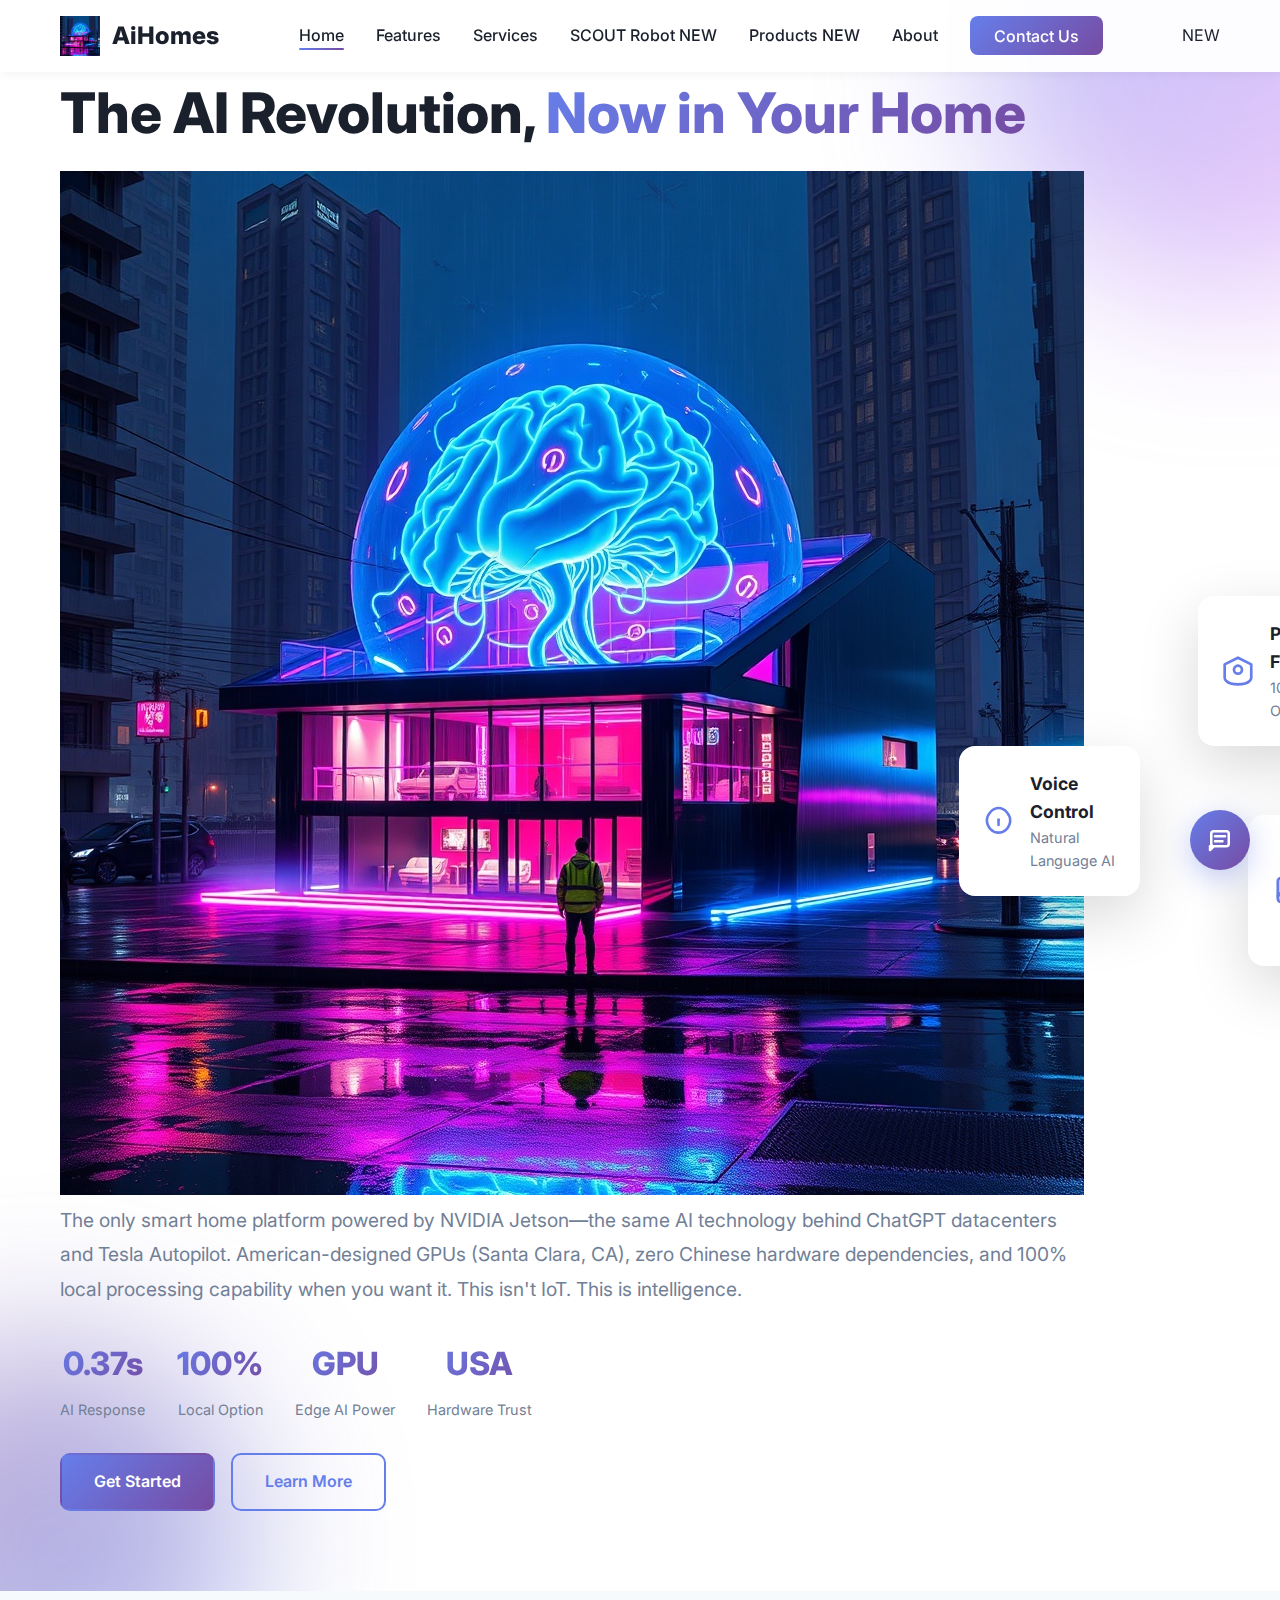
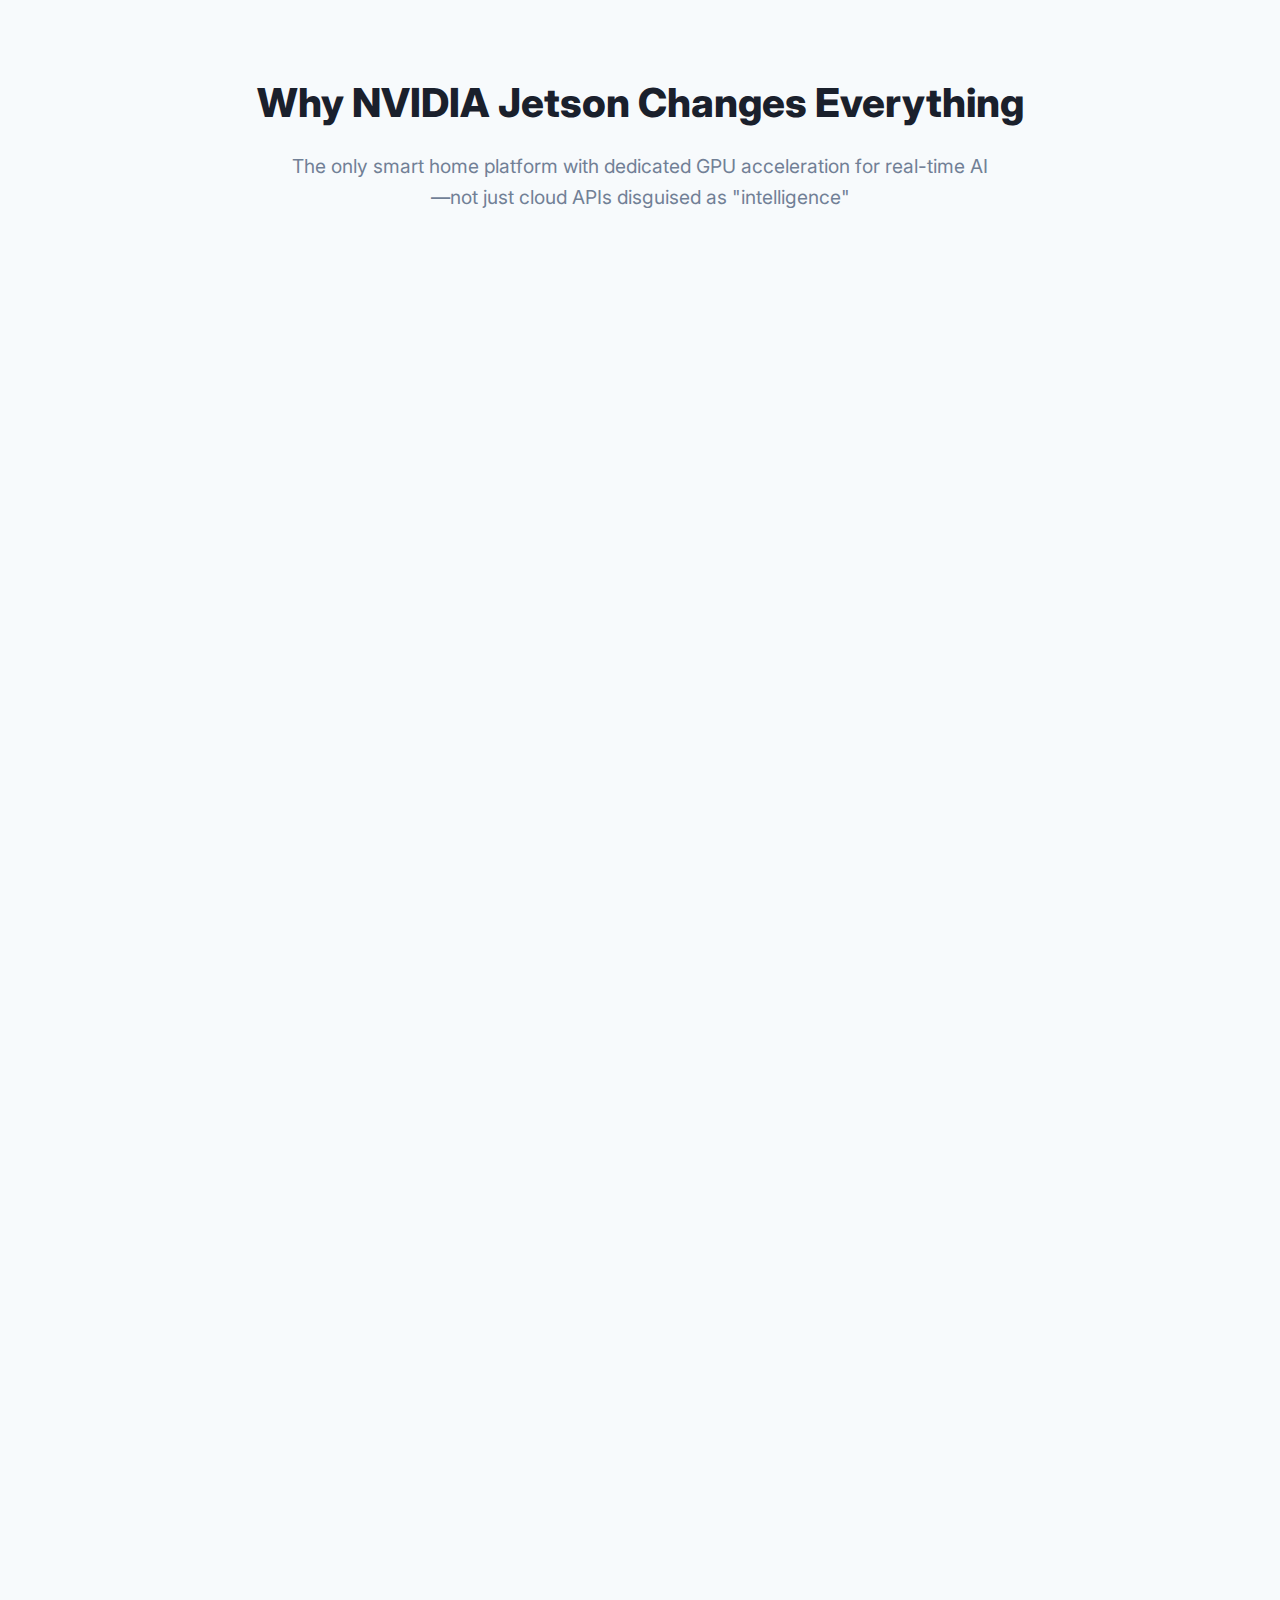
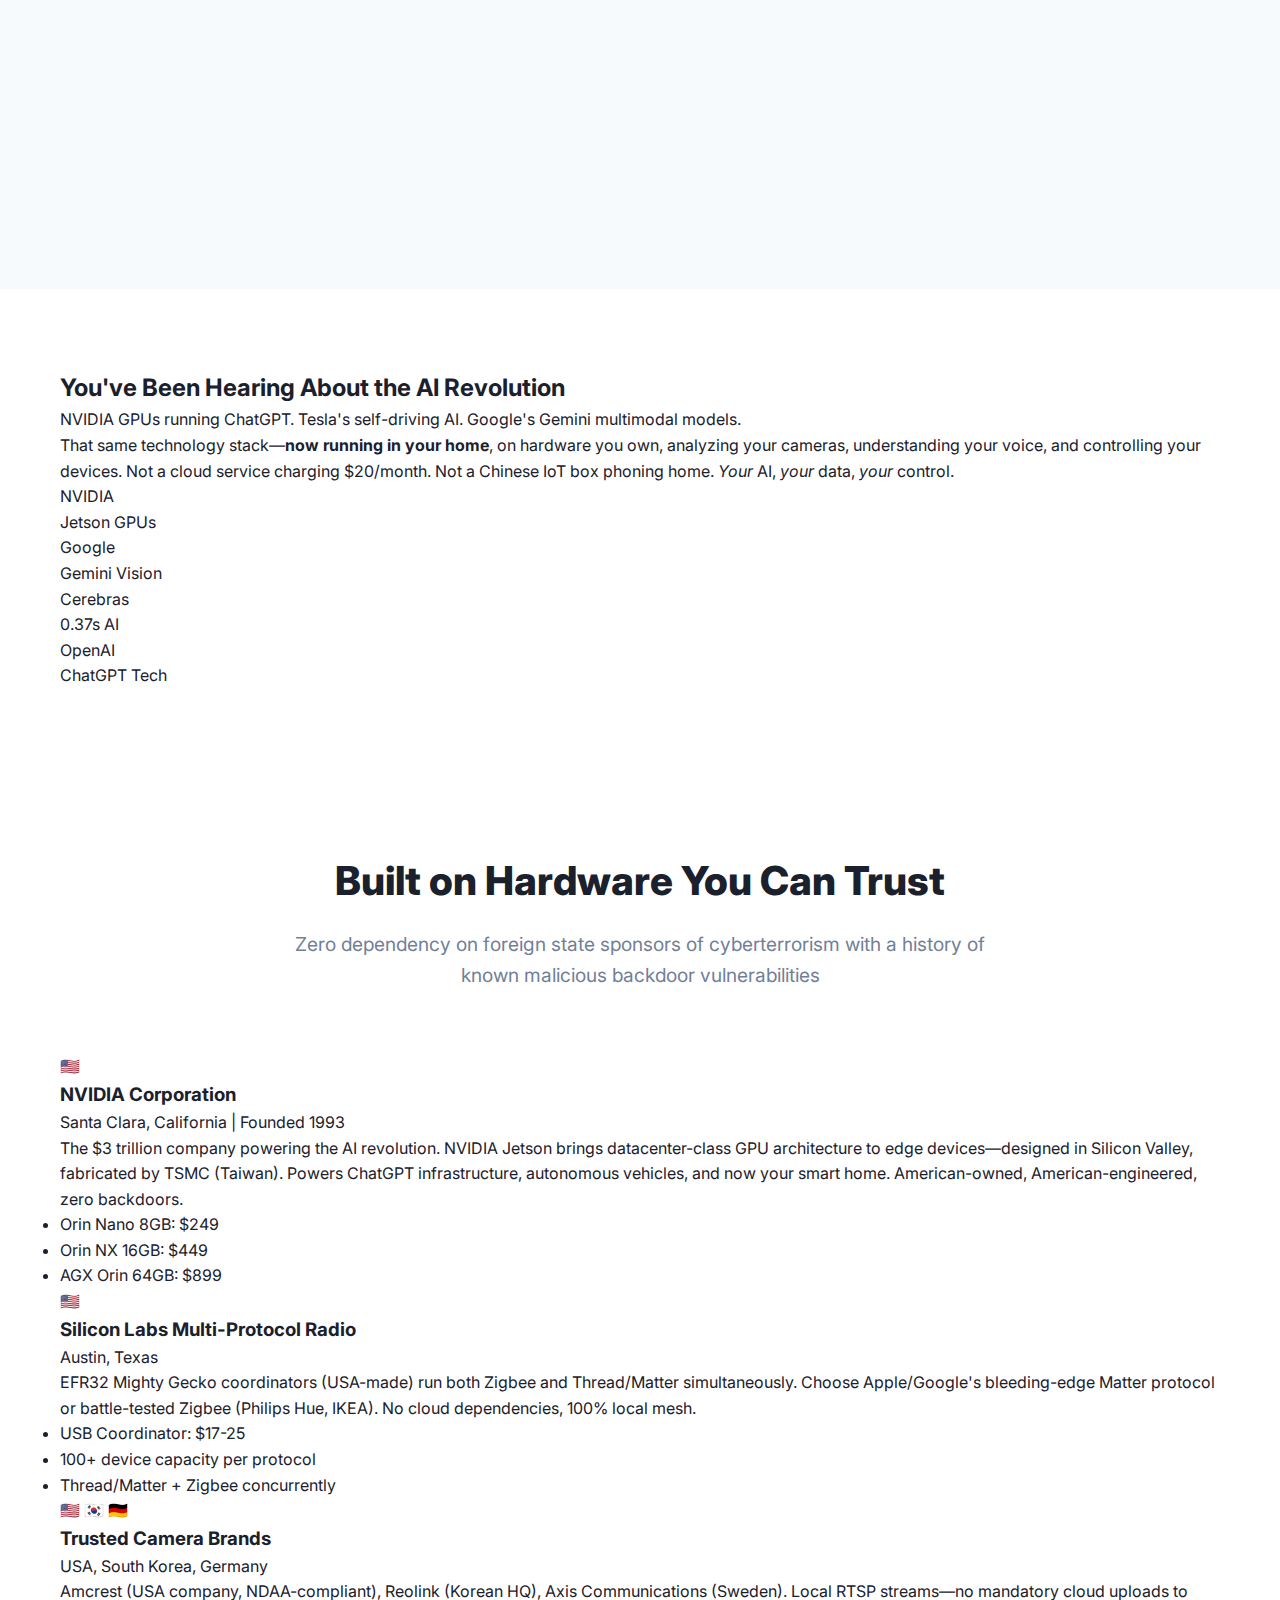
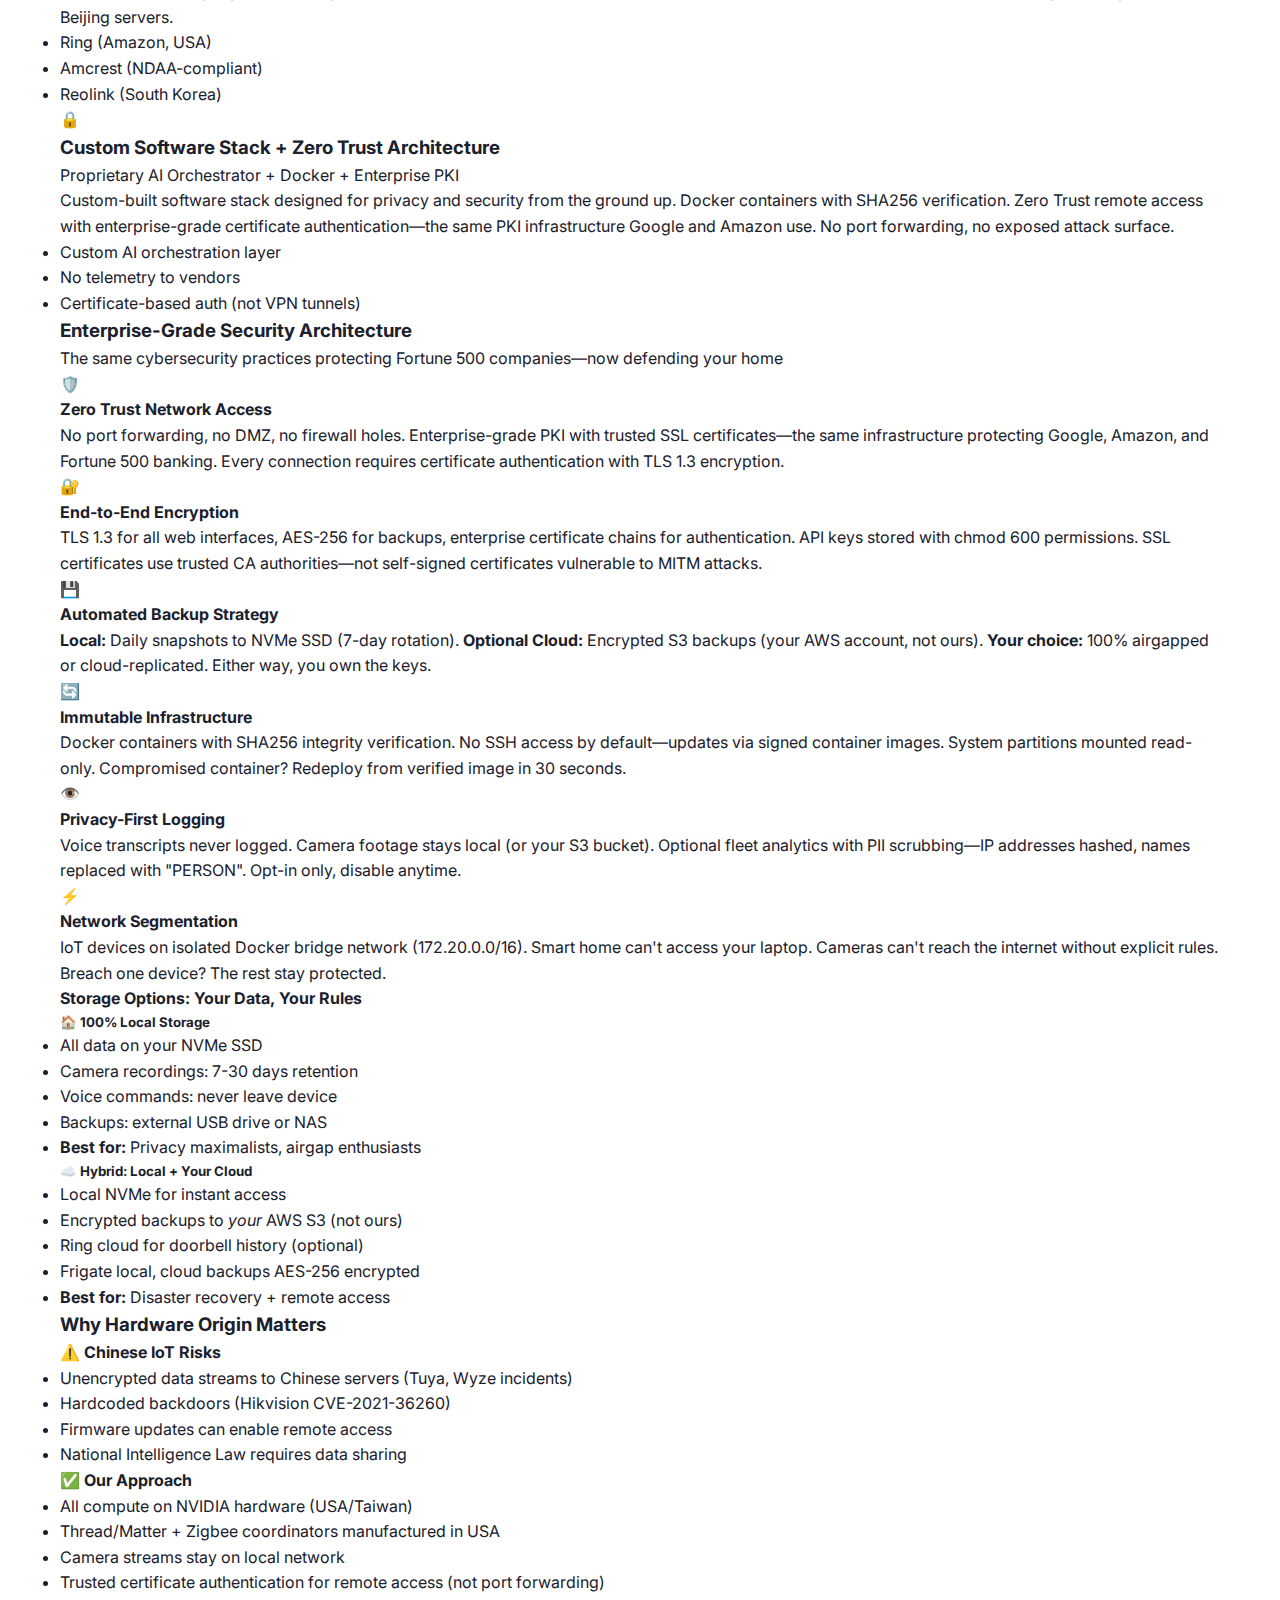
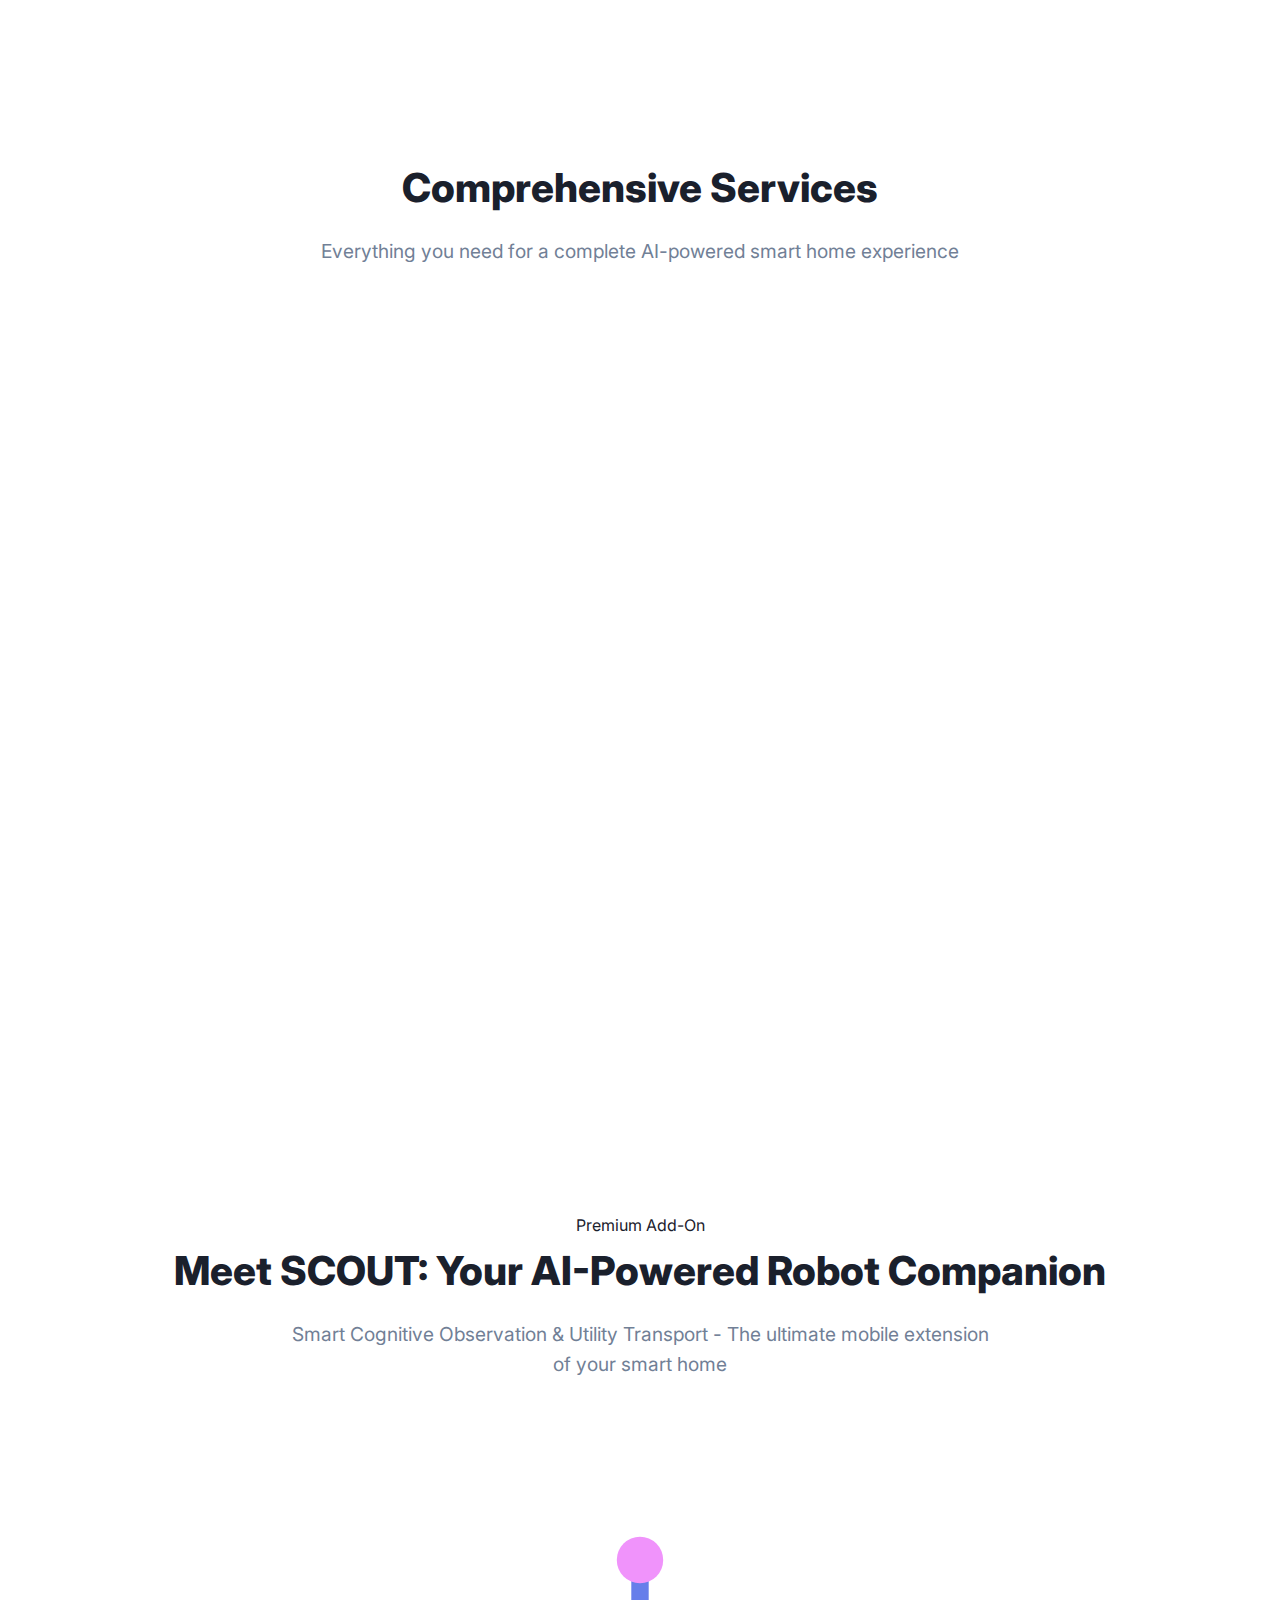
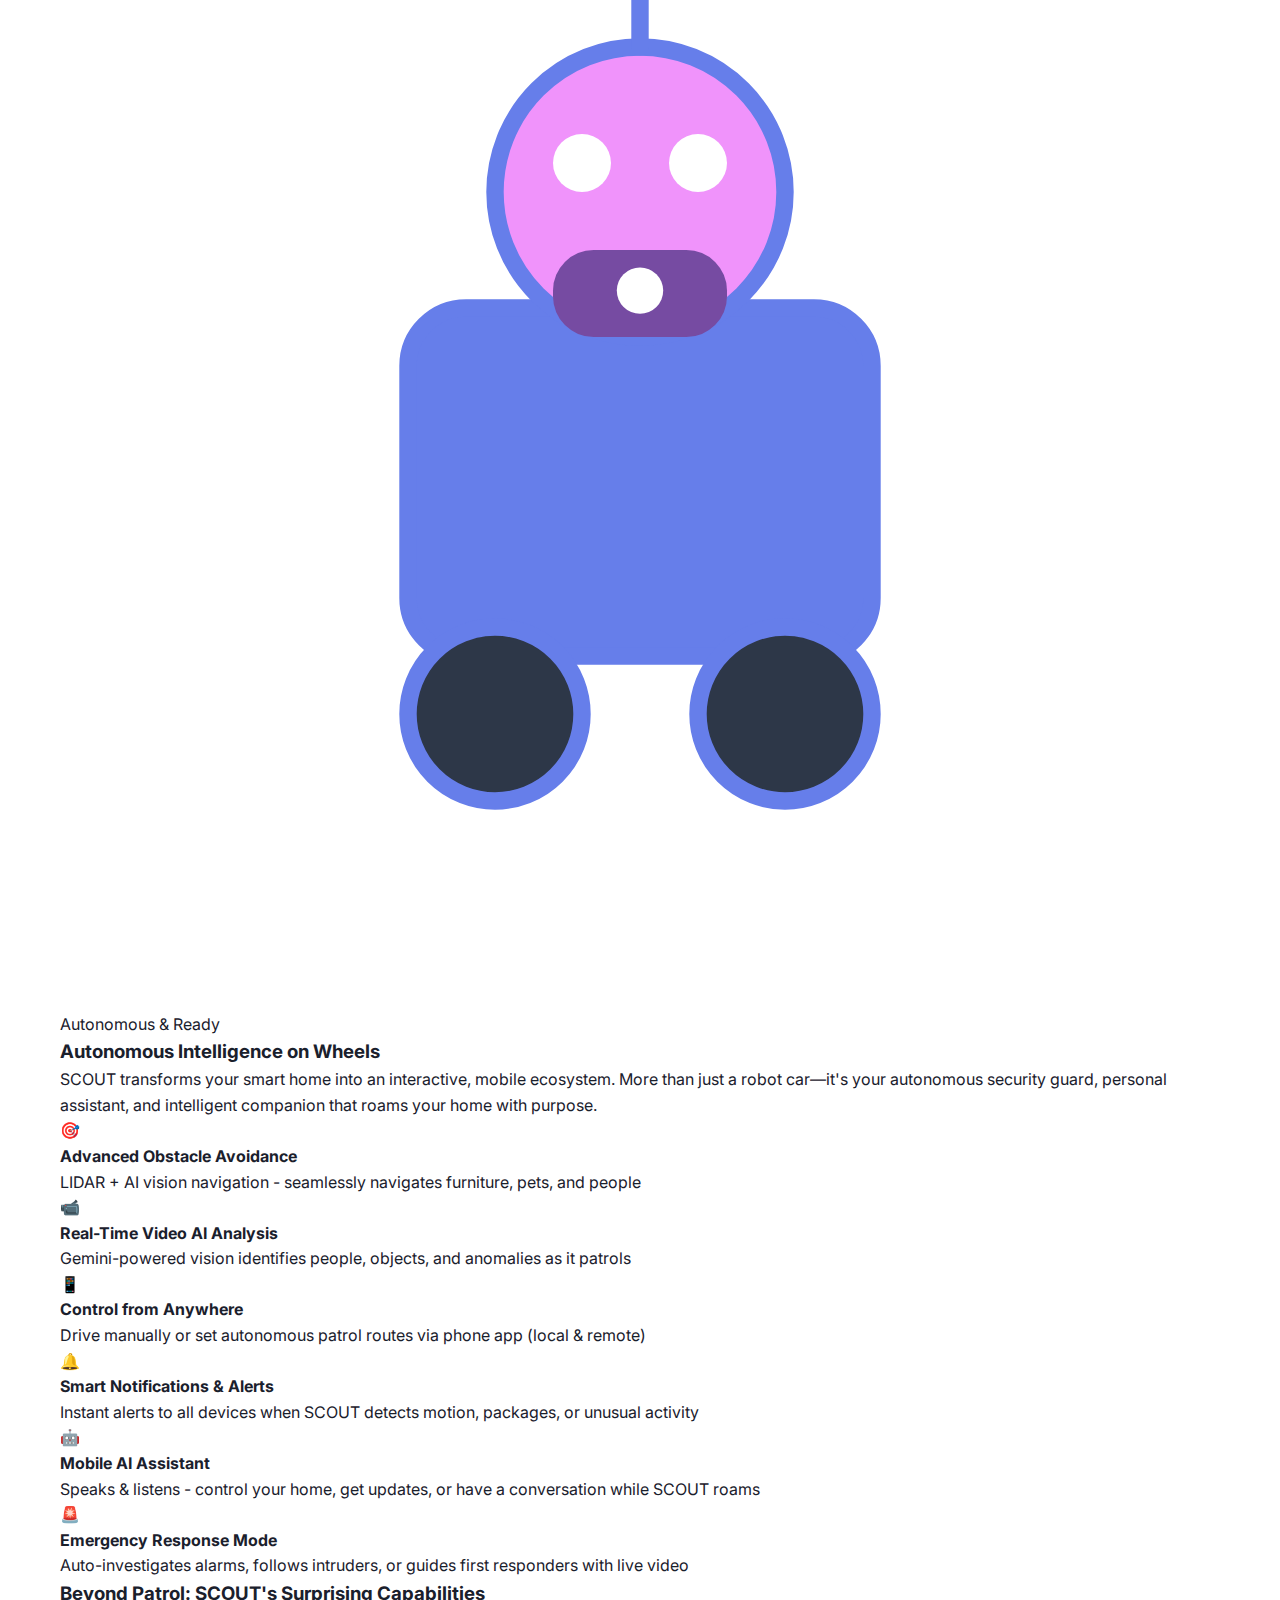
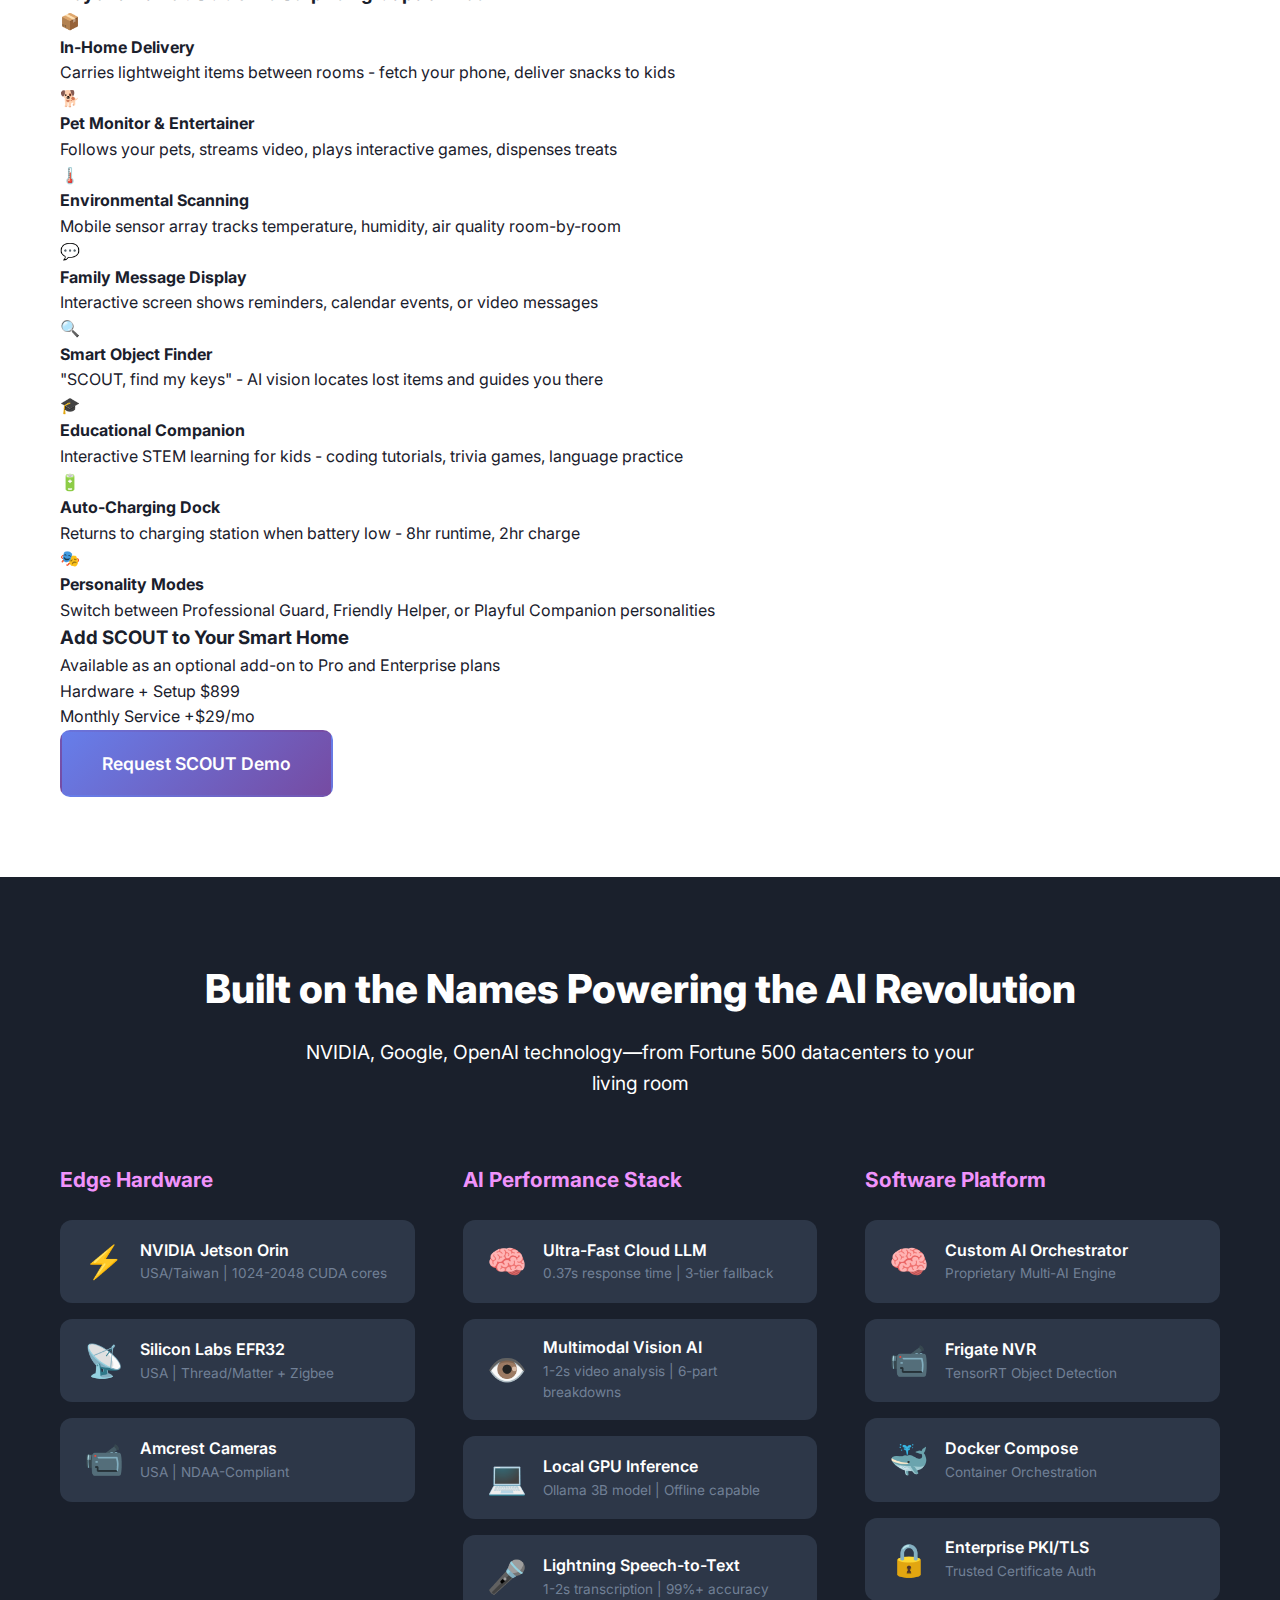
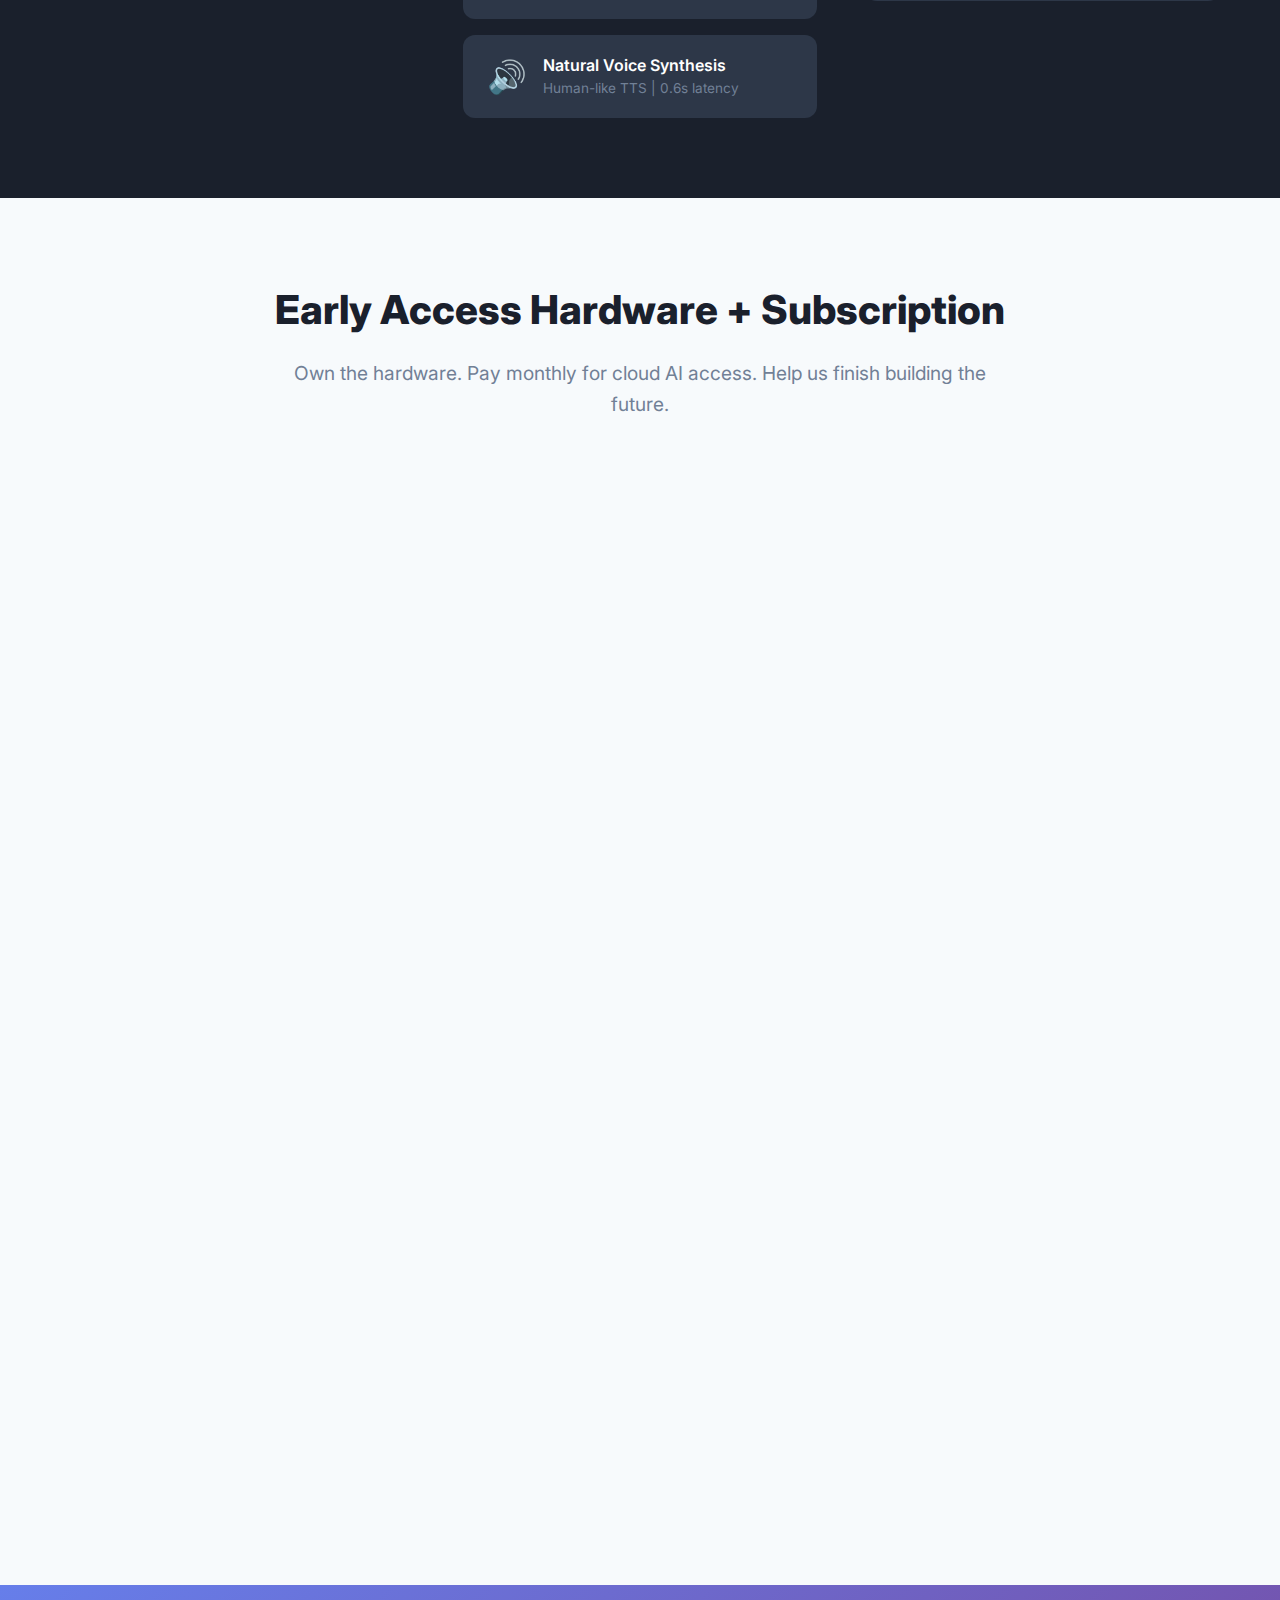
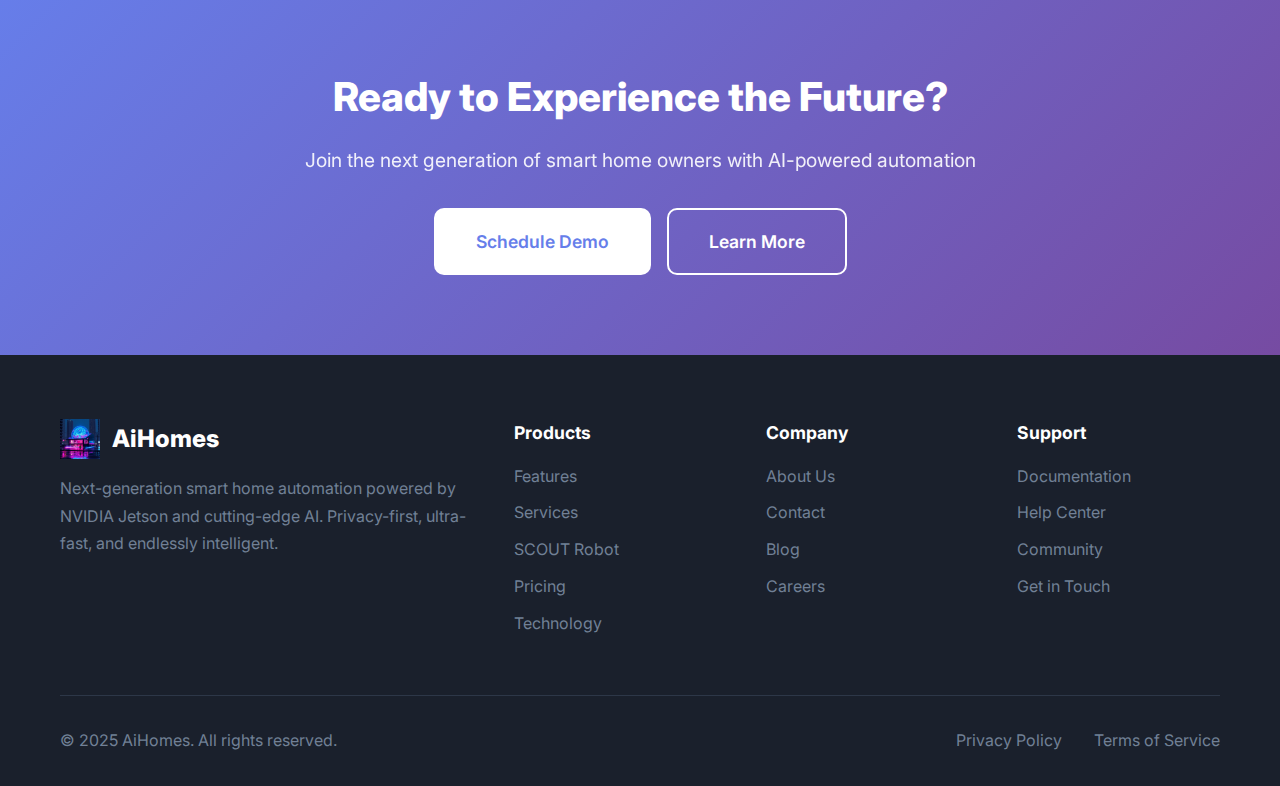
<file: index.html>
<!DOCTYPE html>
<html lang="en">
<head>
    <meta charset="UTF-8">
    <meta name="viewport" content="width=device-width, initial-scale=1.0">
    <title>AiHomes - Next-Gen Home Automation</title>
    <link rel="stylesheet" href="css/style.css?v=20251026-mobile-fix">
    <link rel="preconnect" href="https://fonts.googleapis.com">
    <link rel="preconnect" href="https://fonts.gstatic.com" crossorigin>
    <link href="https://fonts.googleapis.com/css2?family=Inter:wght@300;400;600;700;800&display=swap" rel="stylesheet">
</head>
<body>
    <!-- Navigation -->
    <nav class="navbar">
        <div class="container">
            <div class="nav-brand">
                <img src="logo.jpg" alt="AiHomes Logo" class="logo-icon">
                <span class="brand-name">AiHomes</span>
            </div>
            <ul class="nav-menu">
                <li><a href="#home" class="nav-link active">Home</a></li>
                <li><a href="#features" class="nav-link">Features</a></li>
                <li><a href="#services" class="nav-link">Services</a></li>
                <li><a href="#robot-addon" class="nav-link">SCOUT Robot <span class="new-badge">NEW</span></a></li>
                <li><a href="pages/products.html" class="nav-link">Products <span class="new-badge">NEW</span></a></li>
                <li><a href="pages/about.html" class="nav-link">About</a></li>
                <li><a href="pages/contact.html" class="nav-link btn-contact">Contact Us</a></li>
            </ul>
            <div class="hamburger-wrapper">
                <span class="hamburger-new-indicator">NEW</span>
                <div class="hamburger">
                    <span></span>
                    <span></span>
                    <span></span>
                </div>
            </div>
        </div>
    </nav>

    <!-- Hero Section -->
    <section id="home" class="hero">
        <div class="hero-background">
            <div class="gradient-orb orb-1"></div>
            <div class="gradient-orb orb-2"></div>
            <div class="gradient-orb orb-3"></div>
        </div>
        <div class="container hero-content">
            <div class="hero-text">
                <h1 class="hero-title">
                    The AI Revolution,
                    <span class="gradient-text">Now in Your Home</span>
                </h1>
                <div class="hero-logo-container">
                    <img src="logo.jpg" alt="AiHomes Logo" class="hero-logo">
                </div>
                <p class="hero-subtitle">
                    The only smart home platform powered by NVIDIA Jetson—the same AI technology behind ChatGPT datacenters and Tesla Autopilot. American-designed GPUs (Santa Clara, CA), zero Chinese hardware dependencies, and 100% local processing capability when you want it. This isn't IoT. This is intelligence.
                </p>
                <div class="hero-stats">
                    <div class="stat">
                        <div class="stat-number">0.37s</div>
                        <div class="stat-label">AI Response</div>
                    </div>
                    <div class="stat">
                        <div class="stat-number">100%</div>
                        <div class="stat-label">Local Option</div>
                    </div>
                    <div class="stat">
                        <div class="stat-number">GPU</div>
                        <div class="stat-label">Edge AI Power</div>
                    </div>
                    <div class="stat">
                        <div class="stat-number">USA</div>
                        <div class="stat-label">Hardware Trust</div>
                    </div>
                </div>
                <div class="hero-buttons">
                    <a href="pages/contact.html" class="btn btn-primary">Get Started</a>
                    <a href="#features" class="btn btn-secondary">Learn More</a>
                </div>
            </div>
            <div class="hero-visual">
                <div class="floating-card card-1">
                    <svg class="icon" viewBox="0 0 24 24" fill="none">
                        <path d="M12 2L2 7V17C2 17 2 22 12 22C22 22 22 17 22 17V7L12 2Z" stroke="currentColor" stroke-width="2" stroke-linejoin="round"/>
                        <circle cx="12" cy="11" r="3" stroke="currentColor" stroke-width="2"/>
                    </svg>
                    <div class="card-text">
                        <div class="card-title">Privacy First</div>
                        <div class="card-desc">100% Local Option</div>
                    </div>
                </div>
                <div class="floating-card card-2">
                    <svg class="icon" viewBox="0 0 24 24" fill="none">
                        <path d="M21 11.5C21 16.75 16.75 21 12 21C7.25 21 3 16.75 3 11.5C3 7.5 7 2 12 2C17 2 21 7.5 21 11.5Z" stroke="currentColor" stroke-width="2"/>
                        <circle cx="12" cy="11" r="1" fill="currentColor"/>
                        <path d="M12 11V15" stroke="currentColor" stroke-width="2" stroke-linecap="round"/>
                    </svg>
                    <div class="card-text">
                        <div class="card-title">Voice Control</div>
                        <div class="card-desc">Natural Language AI</div>
                    </div>
                </div>
                <div class="floating-card card-3">
                    <svg class="icon" viewBox="0 0 24 24" fill="none">
                        <rect x="4" y="4" width="16" height="16" rx="2" stroke="currentColor" stroke-width="2"/>
                        <circle cx="9" cy="9" r="2" stroke="currentColor" stroke-width="2"/>
                        <path d="M4 16L8 12L12 16L20 8" stroke="currentColor" stroke-width="2" stroke-linecap="round" stroke-linejoin="round"/>
                    </svg>
                    <div class="card-text">
                        <div class="card-title">Video AI</div>
                        <div class="card-desc">Gemini Vision</div>
                    </div>
                </div>
            </div>
        </div>
    </section>

    <!-- Features Section -->
    <section id="features" class="features">
        <div class="container">
            <div class="section-header">
                <h2 class="section-title">Why NVIDIA Jetson Changes Everything</h2>
                <p class="section-subtitle">The only smart home platform with dedicated GPU acceleration for real-time AI—not just cloud APIs disguised as "intelligence"</p>
            </div>
            <div class="features-grid">
                <div class="feature-card">
                    <div class="feature-icon">
                        <svg viewBox="0 0 24 24" fill="none">
                            <path d="M9 3v2m6-2v2M9 19v2m6-2v2M5 9H3m2 6H3m18-6h-2m2 6h-2M7 19h10a2 2 0 002-2V7a2 2 0 00-2-2H7a2 2 0 00-2 2v10a2 2 0 002 2zM9 9h6v6H9V9z" stroke="currentColor" stroke-width="2" stroke-linecap="round" stroke-linejoin="round"/>
                        </svg>
                    </div>
                    <h3 class="feature-title">Powered by NVIDIA—The AI Revolution Leader</h3>
                    <p class="feature-description">Same GPU architecture powering ChatGPT, self-driving cars, and Fortune 500 AI datacenters—now in your home. NVIDIA Jetson delivers 1024-2048 CUDA cores for real-time vision AI, voice processing, and local LLMs. American-designed silicon (Santa Clara, CA) built by TSMC. This is how the AI revolution comes home.</p>
                    <div class="feature-badge">NVIDIA Inside</div>
                </div>

                <div class="feature-card">
                    <div class="feature-icon">
                        <svg viewBox="0 0 24 24" fill="none">
                            <path d="M12 15v2m-6 4h12a2 2 0 002-2v-6a2 2 0 00-2-2H6a2 2 0 00-2 2v6a2 2 0 002 2zm10-10V7a4 4 0 00-8 0v4h8z" stroke="currentColor" stroke-width="2" stroke-linecap="round" stroke-linejoin="round"/>
                        </svg>
                    </div>
                    <h3 class="feature-title">Hardware You Can Trust</h3>
                    <p class="feature-description">NVIDIA Jetson (USA/Taiwan), Silicon Labs Zigbee coordinators (USA), Amcrest cameras (American company). Zero dependency on foreign state sponsors of cyberterrorism with a history of known malicious backdoor vulnerabilities. Your data, your network, your sovereignty.</p>
                    <div class="feature-badge">Zero-Trust Design</div>
                </div>

                <div class="feature-card">
                    <div class="feature-icon">
                        <svg viewBox="0 0 24 24" fill="none">
                            <rect x="2" y="3" width="20" height="14" rx="2" stroke="currentColor" stroke-width="2"/>
                            <path d="M8 21h8M12 17v4" stroke="currentColor" stroke-width="2" stroke-linecap="round"/>
                            <circle cx="7" cy="8" r="2" stroke="currentColor" stroke-width="2"/>
                            <path d="M2 13l3-3 3 3 4-4 8 8" stroke="currentColor" stroke-width="2" stroke-linecap="round" stroke-linejoin="round"/>
                        </svg>
                    </div>
                    <h3 class="feature-title">Gemini Vision Camera Analysis</h3>
                    <p class="feature-description">Multimodal AI understands video context like humans. "Who delivered the Amazon package?" gets detailed descriptions—not just "person detected." Works with Ring doorbells, RTSP cameras, and Frigate NVR. Sub-second cached retrieval for repeat queries.</p>
                    <div class="feature-badge">Google Gemini</div>
                </div>

                <div class="feature-card">
                    <div class="feature-icon">
                        <svg viewBox="0 0 24 24" fill="none">
                            <path d="M12 14l9-5-9-5-9 5 9 5z" stroke="currentColor" stroke-width="2" stroke-linejoin="round"/>
                            <path d="M12 14l6.16-3.422a12.083 12.083 0 01.665 6.479A11.952 11.952 0 0012 20.055a11.952 11.952 0 00-6.824-2.998 12.078 12.078 0 01.665-6.479L12 14z" stroke="currentColor" stroke-width="2" stroke-linejoin="round"/>
                            <path d="M12 14V20.5" stroke="currentColor" stroke-width="2" stroke-linecap="round"/>
                        </svg>
                    </div>
                    <h3 class="feature-title">Cloud-First with Local Fallback</h3>
                    <p class="feature-description">Best of both worlds: Cerebras GPT (0.37s) for speed when online, automatic fallback to local Ollama 3B model on Jetson GPU when internet drops. Alexa goes silent when AWS is down—your Jetson-powered home keeps working.</p>
                    <div class="feature-badge">3-Tier Fallback</div>
                </div>

                <div class="feature-card">
                    <div class="feature-icon">
                        <svg viewBox="0 0 24 24" fill="none">
                            <path d="M19 11a7 7 0 01-7 7m0 0a7 7 0 01-7-7m7 7v4m0 0H8m4 0h4m-4-8a3 3 0 01-3-3V5a3 3 0 116 0v6a3 3 0 01-3 3z" stroke="currentColor" stroke-width="2" stroke-linecap="round" stroke-linejoin="round"/>
                        </svg>
                    </div>
                    <h3 class="feature-title">Wake Word Voice Assistant</h3>
                    <p class="feature-description">"Hey Jarvis" or "Hey Maya" triggers instant response. Groq Whisper v3 STT (1-2s), ElevenLabs TTS (human-like voices), with local Piper fallback. Multi-turn conversations with 90-day context memory. Say "stop" to interrupt.</p>
                    <div class="feature-badge">Always Listening</div>
                </div>

                <div class="feature-card">
                    <div class="feature-icon">
                        <svg viewBox="0 0 24 24" fill="none">
                            <path d="M13 10V3L4 14h7v7l9-11h-7z" stroke="currentColor" stroke-width="2" stroke-linecap="round" stroke-linejoin="round"/>
                        </svg>
                    </div>
                    <h3 class="feature-title">Three-Tier Intelligence System</h3>
                    <p class="feature-description">Tier 1: Instant pattern matching (~0.02s) for "turn off lights." Tier 2: Learned behaviors from your vocabulary. Tier 3: Full LLM reasoning (0.37s) for complex queries. Most commands execute before you finish speaking.</p>
                    <div class="feature-badge">Instant Response</div>
                </div>

                <div class="feature-card">
                    <div class="feature-icon">
                        <svg viewBox="0 0 24 24" fill="none">
                            <path d="M8 7v8a2 2 0 002 2h6M8 7V5a2 2 0 012-2h4.586a1 1 0 01.707.293l4.414 4.414a1 1 0 01.293.707V15a2 2 0 01-2 2h-2M8 7H6a2 2 0 00-2 2v10a2 2 0 002 2h8a2 2 0 002-2v-2" stroke="currentColor" stroke-width="2" stroke-linecap="round" stroke-linejoin="round"/>
                        </svg>
                    </div>
                    <h3 class="feature-title">Thread/Matter + Zigbee: Your Choice</h3>
                    <p class="feature-description"><strong>Bleeding Edge:</strong> Thread/Matter—Apple, Google, Amazon's next-gen protocol. IPv6 mesh, future-proof. <strong>Battle-Tested:</strong> Zigbee via Silicon Labs EFR32 (USA)—100+ devices, Philips Hue, IKEA compatibility, 1-2 year battery life. Both on one coordinator. You decide.</p>
                    <div class="feature-badge">Multi-Protocol</div>
                </div>

                <div class="feature-card">
                    <div class="feature-icon">
                        <svg viewBox="0 0 24 24" fill="none">
                            <rect x="3" y="3" width="18" height="18" rx="2" stroke="currentColor" stroke-width="2"/>
                            <path d="M3 9h18M9 21V9" stroke="currentColor" stroke-width="2" stroke-linecap="round"/>
                            <circle cx="6.5" cy="6" r="0.5" fill="currentColor"/>
                            <circle cx="14" cy="14" r="2" stroke="currentColor" stroke-width="2"/>
                        </svg>
                    </div>
                    <h3 class="feature-title">Visual Automation Builder</h3>
                    <p class="feature-description">Drag-and-drop triggers, conditions, and actions. Motion detection → Maya voice announcement → light scene. No YAML, no code. Export automations as JSON for version control. Test mode with dry-run simulation.</p>
                    <div class="feature-badge">No-Code Setup</div>
                </div>
            </div>
        </div>
    </section>

    <!-- AI Revolution Callout -->
    <section id="ai-revolution" class="ai-revolution">
        <div class="container">
            <div class="ai-revolution-content">
                <h2 class="revolution-title">You've Been Hearing About the AI Revolution</h2>
                <p class="revolution-subtitle">NVIDIA GPUs running ChatGPT. Tesla's self-driving AI. Google's Gemini multimodal models.</p>
                <p class="revolution-text">That same technology stack—<strong>now running in your home</strong>, on hardware you own, analyzing your cameras, understanding your voice, and controlling your devices. Not a cloud service charging $20/month. Not a Chinese IoT box phoning home. <em>Your</em> AI, <em>your</em> data, <em>your</em> control.</p>
                <div class="revolution-logos">
                    <div class="revolution-logo-item">
                        <div class="logo-name">NVIDIA</div>
                        <div class="logo-detail">Jetson GPUs</div>
                    </div>
                    <div class="revolution-logo-item">
                        <div class="logo-name">Google</div>
                        <div class="logo-detail">Gemini Vision</div>
                    </div>
                    <div class="revolution-logo-item">
                        <div class="logo-name">Cerebras</div>
                        <div class="logo-detail">0.37s AI</div>
                    </div>
                    <div class="revolution-logo-item">
                        <div class="logo-name">OpenAI</div>
                        <div class="logo-detail">ChatGPT Tech</div>
                    </div>
                </div>
            </div>
        </div>
    </section>

    <!-- Hardware Trust Section -->
    <section id="hardware-trust" class="hardware-trust">
        <div class="container">
            <div class="section-header">
                <h2 class="section-title">Built on Hardware You Can Trust</h2>
                <p class="section-subtitle">Zero dependency on foreign state sponsors of cyberterrorism with a history of known malicious backdoor vulnerabilities</p>
            </div>
            <div class="trust-grid">
                <div class="trust-card">
                    <div class="trust-flag">🇺🇸</div>
                    <h3 class="trust-title">NVIDIA Corporation</h3>
                    <p class="trust-origin">Santa Clara, California | Founded 1993</p>
                    <p class="trust-description">The $3 trillion company powering the AI revolution. NVIDIA Jetson brings datacenter-class GPU architecture to edge devices—designed in Silicon Valley, fabricated by TSMC (Taiwan). Powers ChatGPT infrastructure, autonomous vehicles, and now your smart home. American-owned, American-engineered, zero backdoors.</p>
                    <ul class="trust-features">
                        <li>Orin Nano 8GB: $249</li>
                        <li>Orin NX 16GB: $449</li>
                        <li>AGX Orin 64GB: $899</li>
                    </ul>
                </div>

                <div class="trust-card">
                    <div class="trust-flag">🇺🇸</div>
                    <h3 class="trust-title">Silicon Labs Multi-Protocol Radio</h3>
                    <p class="trust-origin">Austin, Texas</p>
                    <p class="trust-description">EFR32 Mighty Gecko coordinators (USA-made) run both Zigbee and Thread/Matter simultaneously. Choose Apple/Google's bleeding-edge Matter protocol or battle-tested Zigbee (Philips Hue, IKEA). No cloud dependencies, 100% local mesh.</p>
                    <ul class="trust-features">
                        <li>USB Coordinator: $17-25</li>
                        <li>100+ device capacity per protocol</li>
                        <li>Thread/Matter + Zigbee concurrently</li>
                    </ul>
                </div>

                <div class="trust-card">
                    <div class="trust-flag">🇺🇸 🇰🇷 🇩🇪</div>
                    <h3 class="trust-title">Trusted Camera Brands</h3>
                    <p class="trust-origin">USA, South Korea, Germany</p>
                    <p class="trust-description">Amcrest (USA company, NDAA-compliant), Reolink (Korean HQ), Axis Communications (Sweden). Local RTSP streams—no mandatory cloud uploads to Beijing servers.</p>
                    <ul class="trust-features">
                        <li>Ring (Amazon, USA)</li>
                        <li>Amcrest (NDAA-compliant)</li>
                        <li>Reolink (South Korea)</li>
                    </ul>
                </div>

                <div class="trust-card">
                    <div class="trust-flag">🔒</div>
                    <h3 class="trust-title">Custom Software Stack + Zero Trust Architecture</h3>
                    <p class="trust-origin">Proprietary AI Orchestrator + Docker + Enterprise PKI</p>
                    <p class="trust-description">Custom-built software stack designed for privacy and security from the ground up. Docker containers with SHA256 verification. Zero Trust remote access with enterprise-grade certificate authentication—the same PKI infrastructure Google and Amazon use. No port forwarding, no exposed attack surface.</p>
                    <ul class="trust-features">
                        <li>Custom AI orchestration layer</li>
                        <li>No telemetry to vendors</li>
                        <li>Certificate-based auth (not VPN tunnels)</li>
                    </ul>
                </div>
            </div>

            <!-- Security Architecture Section -->
            <div class="security-architecture">
                <h3 class="security-title">Enterprise-Grade Security Architecture</h3>
                <p class="security-subtitle">The same cybersecurity practices protecting Fortune 500 companies—now defending your home</p>

                <div class="security-grid">
                    <div class="security-feature">
                        <div class="security-icon">🛡️</div>
                        <h4>Zero Trust Network Access</h4>
                        <p>No port forwarding, no DMZ, no firewall holes. Enterprise-grade PKI with trusted SSL certificates—the same infrastructure protecting Google, Amazon, and Fortune 500 banking. Every connection requires certificate authentication with TLS 1.3 encryption.</p>
                    </div>

                    <div class="security-feature">
                        <div class="security-icon">🔐</div>
                        <h4>End-to-End Encryption</h4>
                        <p>TLS 1.3 for all web interfaces, AES-256 for backups, enterprise certificate chains for authentication. API keys stored with chmod 600 permissions. SSL certificates use trusted CA authorities—not self-signed certificates vulnerable to MITM attacks.</p>
                    </div>

                    <div class="security-feature">
                        <div class="security-icon">💾</div>
                        <h4>Automated Backup Strategy</h4>
                        <p><strong>Local:</strong> Daily snapshots to NVMe SSD (7-day rotation). <strong>Optional Cloud:</strong> Encrypted S3 backups (your AWS account, not ours). <strong>Your choice:</strong> 100% airgapped or cloud-replicated. Either way, you own the keys.</p>
                    </div>

                    <div class="security-feature">
                        <div class="security-icon">🔄</div>
                        <h4>Immutable Infrastructure</h4>
                        <p>Docker containers with SHA256 integrity verification. No SSH access by default—updates via signed container images. System partitions mounted read-only. Compromised container? Redeploy from verified image in 30 seconds.</p>
                    </div>

                    <div class="security-feature">
                        <div class="security-icon">👁️</div>
                        <h4>Privacy-First Logging</h4>
                        <p>Voice transcripts never logged. Camera footage stays local (or your S3 bucket). Optional fleet analytics with PII scrubbing—IP addresses hashed, names replaced with "PERSON". Opt-in only, disable anytime.</p>
                    </div>

                    <div class="security-feature">
                        <div class="security-icon">⚡</div>
                        <h4>Network Segmentation</h4>
                        <p>IoT devices on isolated Docker bridge network (172.20.0.0/16). Smart home can't access your laptop. Cameras can't reach the internet without explicit rules. Breach one device? The rest stay protected.</p>
                    </div>
                </div>

                <div class="security-comparison">
                    <h4 class="comparison-subtitle">Storage Options: Your Data, Your Rules</h4>
                    <div class="storage-options">
                        <div class="storage-option local-storage">
                            <h5>🏠 100% Local Storage</h5>
                            <ul>
                                <li>All data on your NVMe SSD</li>
                                <li>Camera recordings: 7-30 days retention</li>
                                <li>Voice commands: never leave device</li>
                                <li>Backups: external USB drive or NAS</li>
                                <li><strong>Best for:</strong> Privacy maximalists, airgap enthusiasts</li>
                            </ul>
                        </div>
                        <div class="storage-option hybrid-storage">
                            <h5>☁️ Hybrid: Local + Your Cloud</h5>
                            <ul>
                                <li>Local NVMe for instant access</li>
                                <li>Encrypted backups to <em>your</em> AWS S3 (not ours)</li>
                                <li>Ring cloud for doorbell history (optional)</li>
                                <li>Frigate local, cloud backups AES-256 encrypted</li>
                                <li><strong>Best for:</strong> Disaster recovery + remote access</li>
                            </ul>
                        </div>
                    </div>
                </div>
            </div>

            <div class="trust-comparison">
                <h3 class="comparison-title">Why Hardware Origin Matters</h3>
                <div class="comparison-grid">
                    <div class="comparison-item risk">
                        <h4>⚠️ Chinese IoT Risks</h4>
                        <ul>
                            <li>Unencrypted data streams to Chinese servers (Tuya, Wyze incidents)</li>
                            <li>Hardcoded backdoors (Hikvision CVE-2021-36260)</li>
                            <li>Firmware updates can enable remote access</li>
                            <li>National Intelligence Law requires data sharing</li>
                        </ul>
                    </div>
                    <div class="comparison-item safe">
                        <h4>✅ Our Approach</h4>
                        <ul>
                            <li>All compute on NVIDIA hardware (USA/Taiwan)</li>
                            <li>Thread/Matter + Zigbee coordinators manufactured in USA</li>
                            <li>Camera streams stay on local network</li>
                            <li>Trusted certificate authentication for remote access (not port forwarding)</li>
                        </ul>
                    </div>
                </div>
            </div>
        </div>
    </section>

    <!-- Services Section -->
    <section id="services" class="services">
        <div class="container">
            <div class="section-header">
                <h2 class="section-title">Comprehensive Services</h2>
                <p class="section-subtitle">Everything you need for a complete AI-powered smart home experience</p>
            </div>
            <div class="services-grid">
                <div class="service-card">
                    <div class="service-number">01</div>
                    <h3 class="service-title">Professional Installation</h3>
                    <p class="service-description">White-glove setup and deployment on NVIDIA Jetson hardware. Complete system configuration, network integration, and device pairing. Same-day service available.</p>
                    <ul class="service-features">
                        <li>Hardware setup & optimization</li>
                        <li>All services deployment (30 min)</li>
                        <li>Device integration & testing</li>
                        <li>Custom automation setup</li>
                    </ul>
                    <div class="service-price">From $99</div>
                </div>

                <div class="service-card featured">
                    <div class="featured-badge">Most Popular</div>
                    <div class="service-number">02</div>
                    <h3 class="service-title">Managed Smart Home</h3>
                    <p class="service-description">Monthly service includes hardware, AI cloud access, automatic updates, priority support, and unlimited Ring camera AI analysis. No technical knowledge required.</p>
                    <ul class="service-features">
                        <li>Jetson Orin hardware included</li>
                        <li>Cloud AI (Cerebras + Gemini)</li>
                        <li>Automatic system updates</li>
                        <li>24/7 monitoring & support</li>
                        <li>Unlimited video AI analysis</li>
                    </ul>
                    <div class="service-price">From $49/month</div>
                </div>

                <div class="service-card">
                    <div class="service-number">03</div>
                    <h3 class="service-title">Enterprise Solutions</h3>
                    <p class="service-description">Multi-tenant deployments for property management, hotels, or commercial buildings. Custom integrations, white-label branding, and dedicated support team.</p>
                    <ul class="service-features">
                        <li>Multi-unit management</li>
                        <li>Custom AI training</li>
                        <li>White-label dashboard</li>
                        <li>SLA guarantees (99.5%)</li>
                    </ul>
                    <div class="service-price">Custom Pricing</div>
                </div>
            </div>
        </div>
    </section>

    <!-- Robot Add-on Section -->
    <section id="robot-addon" class="robot-addon">
        <div class="container">
            <div class="section-header">
                <div class="addon-badge">Premium Add-On</div>
                <h2 class="section-title">Meet SCOUT: Your AI-Powered Robot Companion</h2>
                <p class="section-subtitle">Smart Cognitive Observation & Utility Transport - The ultimate mobile extension of your smart home</p>
            </div>

            <div class="robot-showcase">
                <div class="robot-visual">
                    <div class="robot-icon-large">
                        <svg viewBox="0 0 200 200" fill="none">
                            <!-- Robot body -->
                            <rect x="60" y="80" width="80" height="60" rx="10" fill="url(#robotGradient1)" stroke="#667eea" stroke-width="3"/>
                            <!-- Head -->
                            <circle cx="100" cy="60" r="25" fill="url(#robotGradient2)" stroke="#667eea" stroke-width="3"/>
                            <!-- Eyes -->
                            <circle cx="90" cy="55" r="5" fill="#fff"/>
                            <circle cx="110" cy="55" r="5" fill="#fff"/>
                            <!-- Antenna -->
                            <line x1="100" y1="35" x2="100" y2="20" stroke="#667eea" stroke-width="3" stroke-linecap="round"/>
                            <circle cx="100" cy="20" r="4" fill="#f093fb"/>
                            <!-- Wheels -->
                            <circle cx="75" cy="150" r="15" fill="#2d3748" stroke="#667eea" stroke-width="3"/>
                            <circle cx="125" cy="150" r="15" fill="#2d3748" stroke="#667eea" stroke-width="3"/>
                            <!-- Camera -->
                            <rect x="85" y="70" width="30" height="15" rx="7" fill="#764ba2"/>
                            <circle cx="100" cy="77" r="4" fill="#fff"/>
                            <defs>
                                <linearGradient id="robotGradient1" x1="60" y1="80" x2="140" y2="140">
                                    <stop offset="0%" stop-color="#667eea"/>
                                    <stop offset="100%" stop-color="#764ba2"/>
                                </linearGradient>
                                <linearGradient id="robotGradient2" x1="75" y1="35" x2="125" y2="85">
                                    <stop offset="0%" stop-color="#f093fb"/>
                                    <stop offset="100%" stop-color="#667eea"/>
                                </linearGradient>
                            </defs>
                        </svg>
                    </div>
                    <div class="robot-status-badge">
                        <span class="status-dot"></span>
                        Autonomous & Ready
                    </div>
                </div>

                <div class="robot-features">
                    <h3 class="robot-subtitle">Autonomous Intelligence on Wheels</h3>
                    <p class="robot-description">
                        SCOUT transforms your smart home into an interactive, mobile ecosystem. More than just a robot car—it's your autonomous security guard, personal assistant, and intelligent companion that roams your home with purpose.
                    </p>

                    <div class="robot-capabilities">
                        <div class="capability-item">
                            <div class="capability-icon">🎯</div>
                            <div>
                                <h4>Advanced Obstacle Avoidance</h4>
                                <p>LIDAR + AI vision navigation - seamlessly navigates furniture, pets, and people</p>
                            </div>
                        </div>

                        <div class="capability-item">
                            <div class="capability-icon">📹</div>
                            <div>
                                <h4>Real-Time Video AI Analysis</h4>
                                <p>Gemini-powered vision identifies people, objects, and anomalies as it patrols</p>
                            </div>
                        </div>

                        <div class="capability-item">
                            <div class="capability-icon">📱</div>
                            <div>
                                <h4>Control from Anywhere</h4>
                                <p>Drive manually or set autonomous patrol routes via phone app (local & remote)</p>
                            </div>
                        </div>

                        <div class="capability-item">
                            <div class="capability-icon">🔔</div>
                            <div>
                                <h4>Smart Notifications & Alerts</h4>
                                <p>Instant alerts to all devices when SCOUT detects motion, packages, or unusual activity</p>
                            </div>
                        </div>

                        <div class="capability-item">
                            <div class="capability-icon">🤖</div>
                            <div>
                                <h4>Mobile AI Assistant</h4>
                                <p>Speaks & listens - control your home, get updates, or have a conversation while SCOUT roams</p>
                            </div>
                        </div>

                        <div class="capability-item">
                            <div class="capability-icon">🚨</div>
                            <div>
                                <h4>Emergency Response Mode</h4>
                                <p>Auto-investigates alarms, follows intruders, or guides first responders with live video</p>
                            </div>
                        </div>
                    </div>
                </div>
            </div>

            <div class="robot-extra-features">
                <h3 class="extra-features-title">Beyond Patrol: SCOUT's Surprising Capabilities</h3>
                <div class="extra-features-grid">
                    <div class="extra-feature">
                        <span class="extra-icon">📦</span>
                        <h4>In-Home Delivery</h4>
                        <p>Carries lightweight items between rooms - fetch your phone, deliver snacks to kids</p>
                    </div>
                    <div class="extra-feature">
                        <span class="extra-icon">🐕</span>
                        <h4>Pet Monitor & Entertainer</h4>
                        <p>Follows your pets, streams video, plays interactive games, dispenses treats</p>
                    </div>
                    <div class="extra-feature">
                        <span class="extra-icon">🌡️</span>
                        <h4>Environmental Scanning</h4>
                        <p>Mobile sensor array tracks temperature, humidity, air quality room-by-room</p>
                    </div>
                    <div class="extra-feature">
                        <span class="extra-icon">💬</span>
                        <h4>Family Message Display</h4>
                        <p>Interactive screen shows reminders, calendar events, or video messages</p>
                    </div>
                    <div class="extra-feature">
                        <span class="extra-icon">🔍</span>
                        <h4>Smart Object Finder</h4>
                        <p>"SCOUT, find my keys" - AI vision locates lost items and guides you there</p>
                    </div>
                    <div class="extra-feature">
                        <span class="extra-icon">🎓</span>
                        <h4>Educational Companion</h4>
                        <p>Interactive STEM learning for kids - coding tutorials, trivia games, language practice</p>
                    </div>
                    <div class="extra-feature">
                        <span class="extra-icon">🔋</span>
                        <h4>Auto-Charging Dock</h4>
                        <p>Returns to charging station when battery low - 8hr runtime, 2hr charge</p>
                    </div>
                    <div class="extra-feature">
                        <span class="extra-icon">🎭</span>
                        <div>
                            <h4>Personality Modes</h4>
                            <p>Switch between Professional Guard, Friendly Helper, or Playful Companion personalities</p>
                        </div>
                    </div>
                </div>
            </div>

            <div class="robot-cta">
                <div class="robot-cta-content">
                    <h3>Add SCOUT to Your Smart Home</h3>
                    <p>Available as an optional add-on to Pro and Enterprise plans</p>
                    <div class="robot-pricing-info">
                        <div class="robot-price">
                            <span class="price-label">Hardware + Setup</span>
                            <span class="price-amount">$899</span>
                        </div>
                        <div class="robot-price">
                            <span class="price-label">Monthly Service</span>
                            <span class="price-amount">+$29/mo</span>
                        </div>
                    </div>
                    <a href="pages/contact.html" class="btn btn-primary btn-large">Request SCOUT Demo</a>
                </div>
            </div>
        </div>
    </section>

    <!-- Tech Stack Section -->
    <section id="tech-stack" class="tech-stack">
        <div class="container">
            <div class="section-header">
                <h2 class="section-title">Built on the Names Powering the AI Revolution</h2>
                <p class="section-subtitle">NVIDIA, Google, OpenAI technology—from Fortune 500 datacenters to your living room</p>
            </div>
            <div class="tech-grid">
                <div class="tech-category">
                    <h3 class="tech-category-title">Edge Hardware</h3>
                    <div class="tech-items">
                        <div class="tech-item">
                            <div class="tech-icon">⚡</div>
                            <div>
                                <div class="tech-name">NVIDIA Jetson Orin</div>
                                <div class="tech-desc">USA/Taiwan | 1024-2048 CUDA cores</div>
                            </div>
                        </div>
                        <div class="tech-item">
                            <div class="tech-icon">📡</div>
                            <div>
                                <div class="tech-name">Silicon Labs EFR32</div>
                                <div class="tech-desc">USA | Thread/Matter + Zigbee</div>
                            </div>
                        </div>
                        <div class="tech-item">
                            <div class="tech-icon">📹</div>
                            <div>
                                <div class="tech-name">Amcrest Cameras</div>
                                <div class="tech-desc">USA | NDAA-Compliant</div>
                            </div>
                        </div>
                    </div>
                </div>

                <div class="tech-category">
                    <h3 class="tech-category-title">AI Performance Stack</h3>
                    <div class="tech-items">
                        <div class="tech-item">
                            <div class="tech-icon">🧠</div>
                            <div>
                                <div class="tech-name">Ultra-Fast Cloud LLM</div>
                                <div class="tech-desc">0.37s response time | 3-tier fallback</div>
                            </div>
                        </div>
                        <div class="tech-item">
                            <div class="tech-icon">👁️</div>
                            <div>
                                <div class="tech-name">Multimodal Vision AI</div>
                                <div class="tech-desc">1-2s video analysis | 6-part breakdowns</div>
                            </div>
                        </div>
                        <div class="tech-item">
                            <div class="tech-icon">💻</div>
                            <div>
                                <div class="tech-name">Local GPU Inference</div>
                                <div class="tech-desc">Ollama 3B model | Offline capable</div>
                            </div>
                        </div>
                        <div class="tech-item">
                            <div class="tech-icon">🎤</div>
                            <div>
                                <div class="tech-name">Lightning Speech-to-Text</div>
                                <div class="tech-desc">1-2s transcription | 99%+ accuracy</div>
                            </div>
                        </div>
                        <div class="tech-item">
                            <div class="tech-icon">🔊</div>
                            <div>
                                <div class="tech-name">Natural Voice Synthesis</div>
                                <div class="tech-desc">Human-like TTS | 0.6s latency</div>
                            </div>
                        </div>
                    </div>
                </div>

                <div class="tech-category">
                    <h3 class="tech-category-title">Software Platform</h3>
                    <div class="tech-items">
                        <div class="tech-item">
                            <div class="tech-icon">🧠</div>
                            <div>
                                <div class="tech-name">Custom AI Orchestrator</div>
                                <div class="tech-desc">Proprietary Multi-AI Engine</div>
                            </div>
                        </div>
                        <div class="tech-item">
                            <div class="tech-icon">📹</div>
                            <div>
                                <div class="tech-name">Frigate NVR</div>
                                <div class="tech-desc">TensorRT Object Detection</div>
                            </div>
                        </div>
                        <div class="tech-item">
                            <div class="tech-icon">🐳</div>
                            <div>
                                <div class="tech-name">Docker Compose</div>
                                <div class="tech-desc">Container Orchestration</div>
                            </div>
                        </div>
                        <div class="tech-item">
                            <div class="tech-icon">🔒</div>
                            <div>
                                <div class="tech-name">Enterprise PKI/TLS</div>
                                <div class="tech-desc">Trusted Certificate Auth</div>
                            </div>
                        </div>
                    </div>
                </div>
            </div>
        </div>
    </section>

    <!-- Pricing Section -->
    <section id="pricing" class="pricing">
        <div class="container">
            <div class="section-header">
                <h2 class="section-title">Early Access Hardware + Subscription</h2>
                <p class="section-subtitle">Own the hardware. Pay monthly for cloud AI access. Help us finish building the future.</p>
            </div>
            <div class="pricing-grid">
                <div class="pricing-card">
                    <div class="pricing-header">
                        <h3 class="pricing-tier">Starter - Orin Nano Super 8GB</h3>
                        <div class="pricing-amount">
                            <span class="currency">$</span>
                            <span class="amount">299</span>
                            <span class="period">hardware</span>
                        </div>
                        <div class="pricing-monthly">
                            <span class="currency">$</span>
                            <span class="amount">29.99</span>
                            <span class="period">/month</span>
                        </div>
                    </div>
                    <div class="pricing-hw-specs">
                        <strong>Hardware:</strong> 1024 CUDA cores, 8GB RAM, 67 TOPS, 15W power
                    </div>
                    <ul class="pricing-features">
                        <li class="included">Cloud AI (unlimited)</li>
                        <li class="included">Voice assistant (Hey Jarvis)</li>
                        <li class="included">Camera video AI analysis</li>
                        <li class="included">Natural language queries</li>
                        <li class="included">Local 3B fallback model</li>
                        <li class="included">Thread/Matter + Zigbee</li>
                        <li class="included">Auto updates</li>
                        <li class="included">Community support</li>
                    </ul>
                    <div class="pricing-setup">⚠️ Early Access - Software in active development</div>
                    <a href="pages/contact.html" class="btn btn-outline">Pre-Order</a>
                </div>

                <div class="pricing-card featured">
                    <div class="featured-badge">Most Popular</div>
                    <div class="pricing-header">
                        <h3 class="pricing-tier">Pro - AGX Orin 32GB</h3>
                        <div class="pricing-amount">
                            <span class="currency">$</span>
                            <span class="amount">2,399</span>
                            <span class="period">hardware</span>
                        </div>
                        <div class="pricing-monthly">
                            <span class="currency">$</span>
                            <span class="amount">29.99</span>
                            <span class="period">/month</span>
                        </div>
                    </div>
                    <div class="pricing-hw-specs">
                        <strong>Hardware:</strong> 2048 CUDA cores, 32GB RAM, 275 TOPS, 60W power
                    </div>
                    <ul class="pricing-features">
                        <li class="included">Everything in Starter, plus:</li>
                        <li class="included">100% local AI capable</li>
                        <li class="included">Local 8B-13B models (offline)</li>
                        <li class="included">Image generation (Flux)</li>
                        <li class="included">More cameras (12+ supported)</li>
                        <li class="included">Pet/person recognition</li>
                        <li class="included">Custom automations</li>
                        <li class="included">Priority support</li>
                    </ul>
                    <div class="pricing-setup">⚠️ Early Access - Software in active development</div>
                    <a href="pages/contact.html" class="btn btn-primary">Pre-Order</a>
                </div>

                <div class="pricing-card">
                    <div class="pricing-header">
                        <h3 class="pricing-tier">Ultimate - AGX Thor 128GB</h3>
                        <div class="pricing-amount">
                            <span class="currency">$</span>
                            <span class="amount">4,199</span>
                            <span class="period">hardware</span>
                        </div>
                        <div class="pricing-monthly">
                            <span class="currency">$</span>
                            <span class="amount">29.99</span>
                            <span class="period">/month</span>
                        </div>
                    </div>
                    <div class="pricing-hw-specs">
                        <strong>Hardware:</strong> 2560 CUDA cores, 128GB RAM, 2070 TOPS (Blackwell), 130W power
                    </div>
                    <ul class="pricing-features">
                        <li class="included">Everything in Pro, plus:</li>
                        <li class="included">Largest local models (70B+)</li>
                        <li class="included">Multi-property capable</li>
                        <li class="included">Unlimited cameras</li>
                        <li class="included">Advanced AI training</li>
                        <li class="included">Humanoid robotics ready</li>
                        <li class="included">Commercial deployment ready</li>
                        <li class="included">White-label options</li>
                        <li class="included">Dedicated support channel</li>
                    </ul>
                    <div class="pricing-setup">⚠️ Early Access - Software in active development</div>
                    <a href="pages/contact.html" class="btn btn-outline">Contact Sales</a>
                </div>
            </div>
        </div>
    </section>

    <!-- CTA Section -->
    <section class="cta">
        <div class="container">
            <div class="cta-content">
                <h2 class="cta-title">Ready to Experience the Future?</h2>
                <p class="cta-subtitle">Join the next generation of smart home owners with AI-powered automation</p>
                <div class="cta-buttons">
                    <a href="pages/contact.html" class="btn btn-primary btn-large">Schedule Demo</a>
                    <a href="#features" class="btn btn-secondary btn-large">Learn More</a>
                </div>
            </div>
        </div>
    </section>

    <!-- Footer -->
    <footer class="footer">
        <div class="container">
            <div class="footer-grid">
                <div class="footer-col">
                    <div class="footer-brand">
                        <img src="logo.jpg" alt="AiHomes Logo" class="logo-icon">
                        <span class="brand-name">AiHomes</span>
                    </div>
                    <p class="footer-description">Next-generation smart home automation powered by NVIDIA Jetson and cutting-edge AI. Privacy-first, ultra-fast, and endlessly intelligent.</p>
                </div>
                <div class="footer-col">
                    <h4 class="footer-title">Products</h4>
                    <ul class="footer-links">
                        <li><a href="#features">Features</a></li>
                        <li><a href="#services">Services</a></li>
                        <li><a href="#robot-addon">SCOUT Robot</a></li>
                        <li><a href="#pricing">Pricing</a></li>
                        <li><a href="#tech-stack">Technology</a></li>
                    </ul>
                </div>
                <div class="footer-col">
                    <h4 class="footer-title">Company</h4>
                    <ul class="footer-links">
                        <li><a href="pages/about.html">About Us</a></li>
                        <li><a href="pages/contact.html">Contact</a></li>
                        <li><a href="#">Blog</a></li>
                        <li><a href="#">Careers</a></li>
                    </ul>
                </div>
                <div class="footer-col">
                    <h4 class="footer-title">Support</h4>
                    <ul class="footer-links">
                        <li><a href="#">Documentation</a></li>
                        <li><a href="#">Help Center</a></li>
                        <li><a href="#">Community</a></li>
                        <li><a href="pages/contact.html">Get in Touch</a></li>
                    </ul>
                </div>
            </div>
            <div class="footer-bottom">
                <p>&copy; 2025 AiHomes. All rights reserved.</p>
                <div class="footer-legal">
                    <a href="#">Privacy Policy</a>
                    <a href="#">Terms of Service</a>
                </div>
            </div>
        </div>
    </footer>

    <!-- AI Chatbot Widget -->
    <div id="chatbot-widget" class="chatbot-widget">
        <button id="chatbot-toggle" class="chatbot-toggle">
            <svg class="chat-icon" viewBox="0 0 24 24" fill="none">
                <path d="M8 9h8M8 13h6m-7 4h10a2 2 0 002-2V7a2 2 0 00-2-2H7a2 2 0 00-2 2v8a2 2 0 002 2zm0 0l-3 3v-3z" stroke="currentColor" stroke-width="2" stroke-linecap="round" stroke-linejoin="round"/>
            </svg>
            <svg class="close-icon" viewBox="0 0 24 24" fill="none">
                <path d="M6 18L18 6M6 6l12 12" stroke="currentColor" stroke-width="2" stroke-linecap="round" stroke-linejoin="round"/>
            </svg>
        </button>
        <div id="chatbot-window" class="chatbot-window">
            <div class="chatbot-header">
                <h3>AI Assistant</h3>
                <p>Ask me anything about our smart home system</p>
            </div>
            <div id="chatbot-messages" class="chatbot-messages">
                <div class="message bot-message">
                    <div class="message-content">
                        👋 Hello! I'm your AI assistant. I can help answer questions about our smart home features, pricing, installation, and more. What would you like to know?
                    </div>
                </div>
            </div>
            <div class="chatbot-input">
                <input type="text" id="chatbot-input-field" placeholder="Type your question..." />
                <button id="chatbot-send">
                    <svg viewBox="0 0 24 24" fill="none">
                        <path d="M22 2L11 13M22 2l-7 20-4-9-9-4 20-7z" stroke="currentColor" stroke-width="2" stroke-linecap="round" stroke-linejoin="round"/>
                    </svg>
                </button>
            </div>
        </div>
    </div>

    <script src="js/script.js"></script>
</body>
</html>
</file>
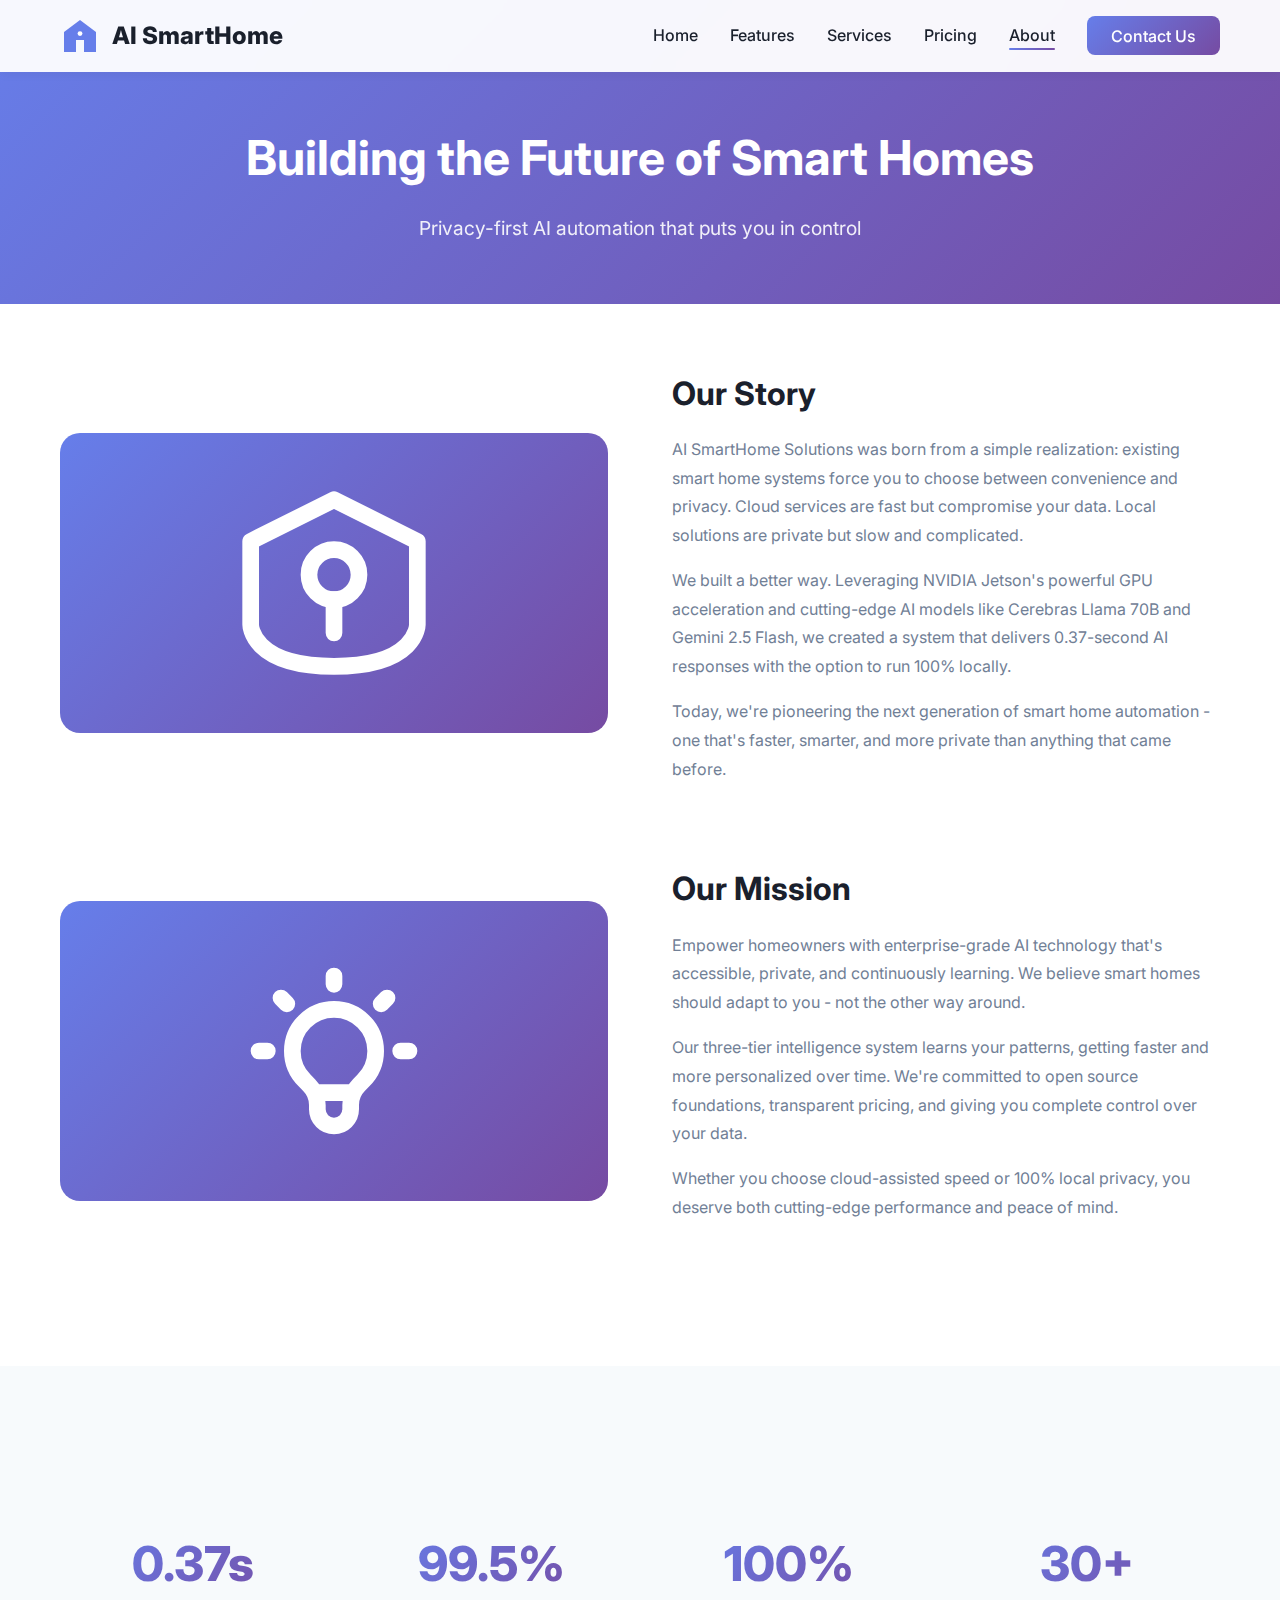
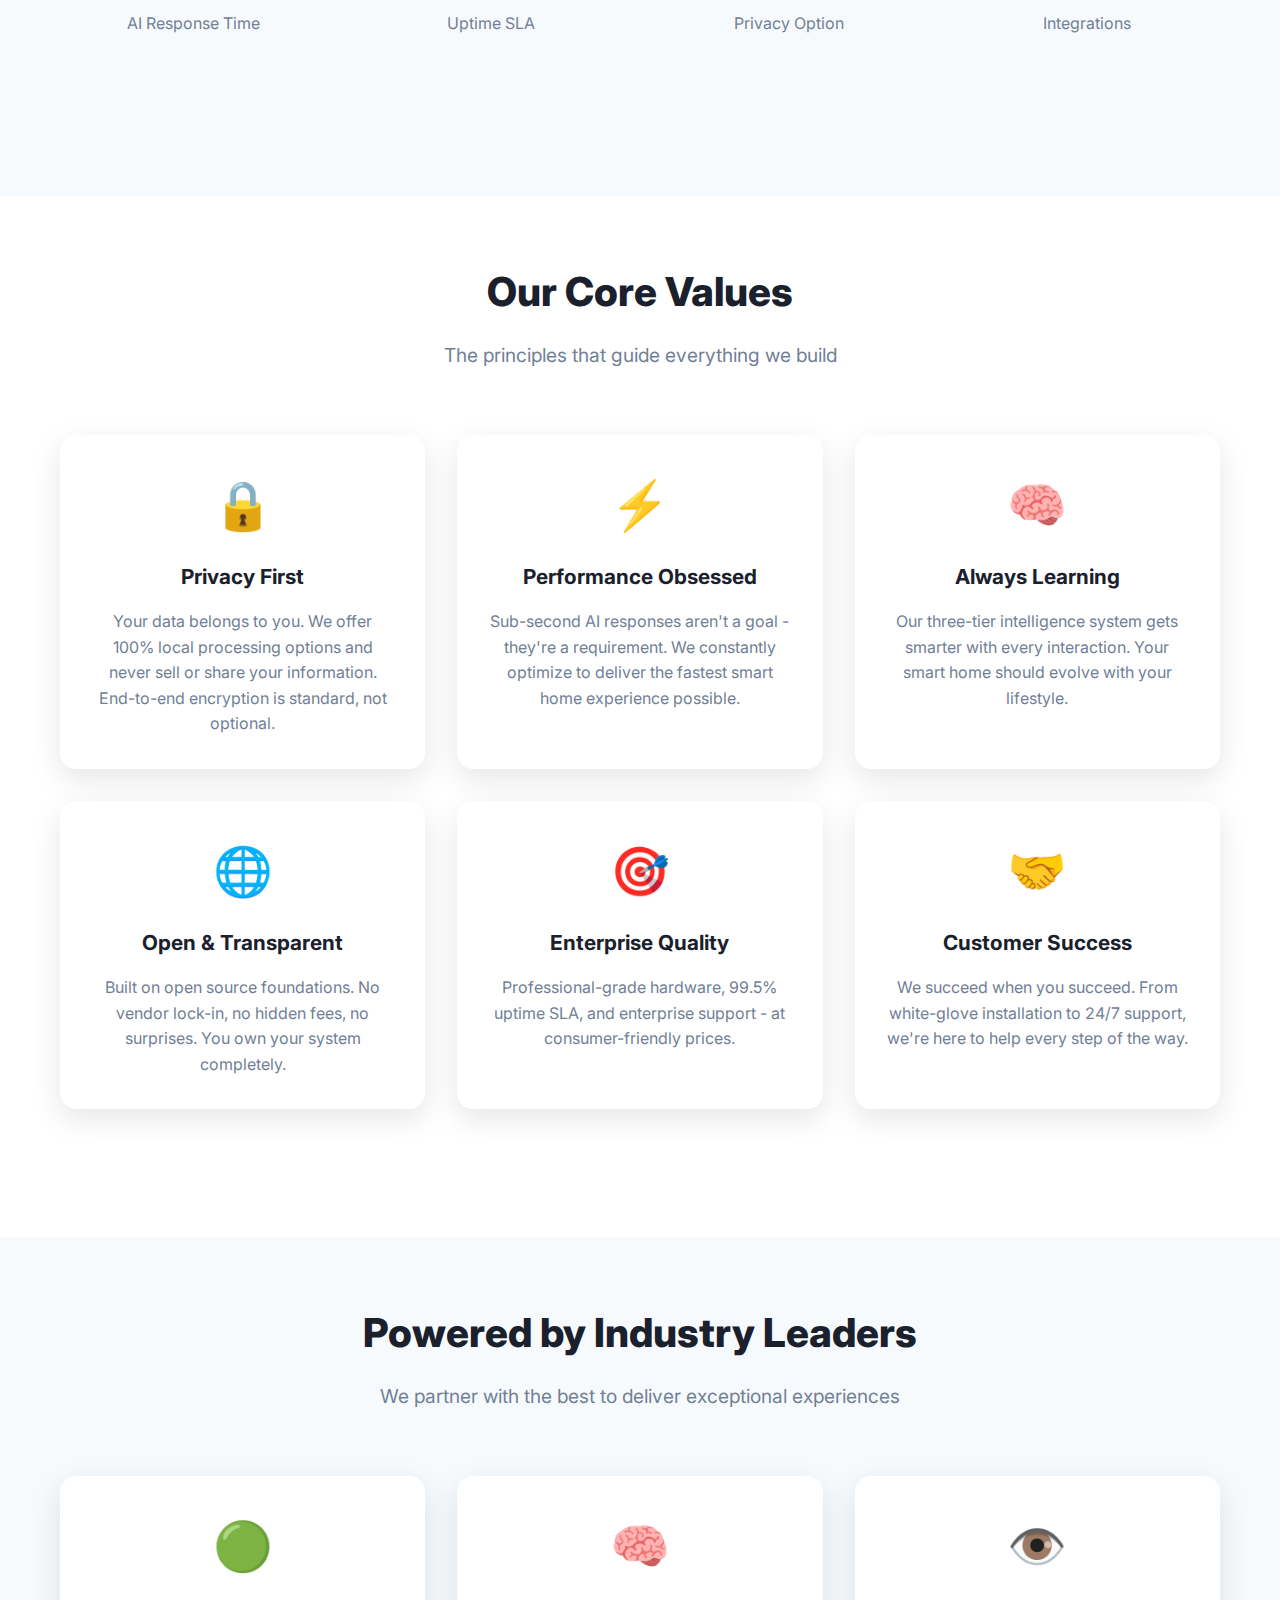
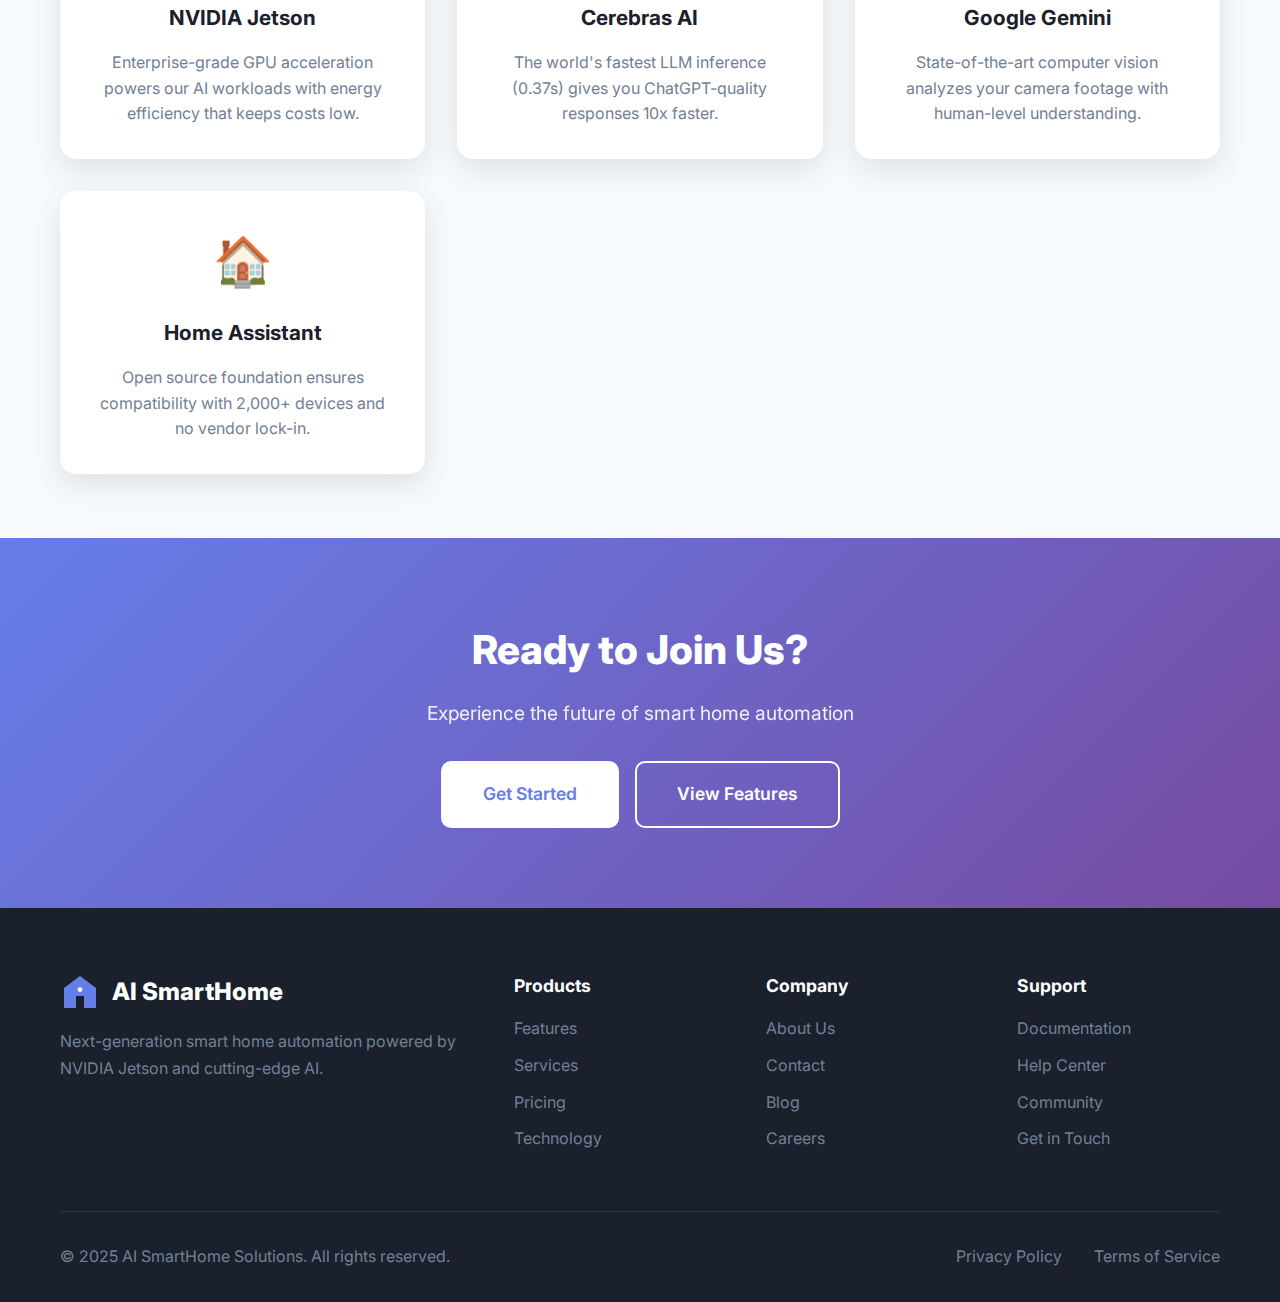
<file: pages/about.html>
<!DOCTYPE html>
<html lang="en">
<head>
    <meta charset="UTF-8">
    <meta name="viewport" content="width=device-width, initial-scale=1.0">
    <title>About Us - AI SmartHome Solutions</title>
    <link rel="stylesheet" href="../css/style.css">
    <link rel="preconnect" href="https://fonts.googleapis.com">
    <link rel="preconnect" href="https://fonts.gstatic.com" crossorigin>
    <link href="https://fonts.googleapis.com/css2?family=Inter:wght@300;400;600;700;800&display=swap" rel="stylesheet">
    <style>
        .about-hero {
            padding-top: 120px;
            padding-bottom: 60px;
            background: linear-gradient(135deg, #667eea 0%, #764ba2 100%);
            color: white;
            text-align: center;
        }

        .about-hero h1 {
            font-size: 3rem;
            margin-bottom: 1rem;
        }

        .about-content {
            padding: 4rem 0;
        }

        .story-section {
            display: grid;
            grid-template-columns: 1fr 1fr;
            gap: 4rem;
            align-items: center;
            margin-bottom: 4rem;
        }

        .story-image {
            background: linear-gradient(135deg, #667eea, #764ba2);
            border-radius: 20px;
            padding: 3rem;
            display: flex;
            align-items: center;
            justify-content: center;
            min-height: 300px;
        }

        .story-image svg {
            width: 200px;
            height: 200px;
            color: white;
        }

        .story-text h2 {
            font-size: 2rem;
            margin-bottom: 1rem;
            color: var(--dark);
        }

        .story-text p {
            color: var(--gray);
            line-height: 1.8;
            margin-bottom: 1rem;
        }

        .values-grid {
            display: grid;
            grid-template-columns: repeat(auto-fit, minmax(280px, 1fr));
            gap: 2rem;
            margin-top: 3rem;
        }

        .value-card {
            background: white;
            padding: 2rem;
            border-radius: 16px;
            box-shadow: var(--shadow);
            text-align: center;
        }

        .value-icon {
            font-size: 3rem;
            margin-bottom: 1rem;
        }

        .value-title {
            font-size: 1.3rem;
            font-weight: 700;
            margin-bottom: 1rem;
            color: var(--dark);
        }

        .value-description {
            color: var(--gray);
            line-height: 1.6;
        }

        .team-section {
            background: #f7fafc;
            padding: 4rem 0;
            margin-top: 4rem;
        }

        .stats-grid {
            display: grid;
            grid-template-columns: repeat(4, 1fr);
            gap: 2rem;
            margin: 4rem 0;
        }

        .stat-box {
            text-align: center;
            padding: 2rem;
        }

        .stat-box .number {
            font-size: 3rem;
            font-weight: 800;
            background: linear-gradient(135deg, var(--primary), var(--secondary));
            -webkit-background-clip: text;
            -webkit-text-fill-color: transparent;
            background-clip: text;
        }

        .stat-box .label {
            color: var(--gray);
            margin-top: 0.5rem;
        }

        @media (max-width: 768px) {
            .story-section {
                grid-template-columns: 1fr;
            }

            .stats-grid {
                grid-template-columns: repeat(2, 1fr);
            }

            .about-hero h1 {
                font-size: 2rem;
            }
        }
    </style>
</head>
<body>
    <!-- Navigation -->
    <nav class="navbar">
        <div class="container">
            <div class="nav-brand">
                <svg class="logo-icon" viewBox="0 0 50 50" fill="none">
                    <path d="M25 5L5 20V45H20V30H30V45H45V20L25 5Z" fill="url(#logoGradient)"/>
                    <circle cx="25" cy="22" r="3" fill="#fff"/>
                    <defs>
                        <linearGradient id="logoGradient" x1="5" y1="5" x2="45" y2="45">
                            <stop offset="0%" stop-color="#667eea"/>
                            <stop offset="100%" stop-color="#764ba2"/>
                        </linearGradient>
                    </defs>
                </svg>
                <span class="brand-name">AI SmartHome</span>
            </div>
            <ul class="nav-menu">
                <li><a href="../index.html#home" class="nav-link">Home</a></li>
                <li><a href="../index.html#features" class="nav-link">Features</a></li>
                <li><a href="../index.html#services" class="nav-link">Services</a></li>
                <li><a href="../index.html#pricing" class="nav-link">Pricing</a></li>
                <li><a href="about.html" class="nav-link active">About</a></li>
                <li><a href="contact.html" class="nav-link btn-contact">Contact Us</a></li>
            </ul>
            <div class="hamburger">
                <span></span>
                <span></span>
                <span></span>
            </div>
        </div>
    </nav>

    <!-- Hero Section -->
    <section class="about-hero">
        <div class="container">
            <h1>Building the Future of Smart Homes</h1>
            <p style="font-size: 1.2rem; margin-top: 1rem; opacity: 0.9;">Privacy-first AI automation that puts you in control</p>
        </div>
    </section>

    <!-- Our Story -->
    <section class="about-content">
        <div class="container">
            <div class="story-section">
                <div class="story-image">
                    <svg viewBox="0 0 24 24" fill="none">
                        <path d="M12 2L2 7V17C2 17 2 22 12 22C22 22 22 17 22 17V7L12 2Z" stroke="currentColor" stroke-width="2" stroke-linejoin="round"/>
                        <circle cx="12" cy="11" r="3" stroke="currentColor" stroke-width="2"/>
                        <path d="M12 14v4" stroke="currentColor" stroke-width="2" stroke-linecap="round"/>
                    </svg>
                </div>
                <div class="story-text">
                    <h2>Our Story</h2>
                    <p>
                        AI SmartHome Solutions was born from a simple realization: existing smart home systems force you to choose between convenience and privacy. Cloud services are fast but compromise your data. Local solutions are private but slow and complicated.
                    </p>
                    <p>
                        We built a better way. Leveraging NVIDIA Jetson's powerful GPU acceleration and cutting-edge AI models like Cerebras Llama 70B and Gemini 2.5 Flash, we created a system that delivers 0.37-second AI responses with the option to run 100% locally.
                    </p>
                    <p>
                        Today, we're pioneering the next generation of smart home automation - one that's faster, smarter, and more private than anything that came before.
                    </p>
                </div>
            </div>

            <div class="story-section" style="flex-direction: row-reverse;">
                <div class="story-image">
                    <svg viewBox="0 0 24 24" fill="none">
                        <path d="M9.663 17h4.673M12 3v1m6.364 1.636l-.707.707M21 12h-1M4 12H3m3.343-5.657l-.707-.707m2.828 9.9a5 5 0 117.072 0l-.548.547A3.374 3.374 0 0014 18.469V19a2 2 0 11-4 0v-.531c0-.895-.356-1.754-.988-2.386l-.548-.547z" stroke="currentColor" stroke-width="2" stroke-linecap="round" stroke-linejoin="round"/>
                    </svg>
                </div>
                <div class="story-text">
                    <h2>Our Mission</h2>
                    <p>
                        Empower homeowners with enterprise-grade AI technology that's accessible, private, and continuously learning. We believe smart homes should adapt to you - not the other way around.
                    </p>
                    <p>
                        Our three-tier intelligence system learns your patterns, getting faster and more personalized over time. We're committed to open source foundations, transparent pricing, and giving you complete control over your data.
                    </p>
                    <p>
                        Whether you choose cloud-assisted speed or 100% local privacy, you deserve both cutting-edge performance and peace of mind.
                    </p>
                </div>
            </div>
        </div>
    </section>

    <!-- Stats -->
    <section style="background: #f7fafc; padding: 4rem 0;">
        <div class="container">
            <div class="stats-grid">
                <div class="stat-box">
                    <div class="number">0.37s</div>
                    <div class="label">AI Response Time</div>
                </div>
                <div class="stat-box">
                    <div class="number">99.5%</div>
                    <div class="label">Uptime SLA</div>
                </div>
                <div class="stat-box">
                    <div class="number">100%</div>
                    <div class="label">Privacy Option</div>
                </div>
                <div class="stat-box">
                    <div class="number">30+</div>
                    <div class="label">Integrations</div>
                </div>
            </div>
        </div>
    </section>

    <!-- Values -->
    <section class="about-content">
        <div class="container">
            <div class="section-header">
                <h2 class="section-title">Our Core Values</h2>
                <p class="section-subtitle">The principles that guide everything we build</p>
            </div>
            <div class="values-grid">
                <div class="value-card">
                    <div class="value-icon">🔒</div>
                    <h3 class="value-title">Privacy First</h3>
                    <p class="value-description">
                        Your data belongs to you. We offer 100% local processing options and never sell or share your information. End-to-end encryption is standard, not optional.
                    </p>
                </div>
                <div class="value-card">
                    <div class="value-icon">⚡</div>
                    <h3 class="value-title">Performance Obsessed</h3>
                    <p class="value-description">
                        Sub-second AI responses aren't a goal - they're a requirement. We constantly optimize to deliver the fastest smart home experience possible.
                    </p>
                </div>
                <div class="value-card">
                    <div class="value-icon">🧠</div>
                    <h3 class="value-title">Always Learning</h3>
                    <p class="value-description">
                        Our three-tier intelligence system gets smarter with every interaction. Your smart home should evolve with your lifestyle.
                    </p>
                </div>
                <div class="value-card">
                    <div class="value-icon">🌐</div>
                    <h3 class="value-title">Open & Transparent</h3>
                    <p class="value-description">
                        Built on open source foundations. No vendor lock-in, no hidden fees, no surprises. You own your system completely.
                    </p>
                </div>
                <div class="value-card">
                    <div class="value-icon">🎯</div>
                    <h3 class="value-title">Enterprise Quality</h3>
                    <p class="value-description">
                        Professional-grade hardware, 99.5% uptime SLA, and enterprise support - at consumer-friendly prices.
                    </p>
                </div>
                <div class="value-card">
                    <div class="value-icon">🤝</div>
                    <h3 class="value-title">Customer Success</h3>
                    <p class="value-description">
                        We succeed when you succeed. From white-glove installation to 24/7 support, we're here to help every step of the way.
                    </p>
                </div>
            </div>
        </div>
    </section>

    <!-- Technology Stack -->
    <section class="team-section">
        <div class="container">
            <div class="section-header">
                <h2 class="section-title">Powered by Industry Leaders</h2>
                <p class="section-subtitle">We partner with the best to deliver exceptional experiences</p>
            </div>
            <div class="values-grid">
                <div class="value-card">
                    <div class="value-icon">🟢</div>
                    <h3 class="value-title">NVIDIA Jetson</h3>
                    <p class="value-description">
                        Enterprise-grade GPU acceleration powers our AI workloads with energy efficiency that keeps costs low.
                    </p>
                </div>
                <div class="value-card">
                    <div class="value-icon">🧠</div>
                    <h3 class="value-title">Cerebras AI</h3>
                    <p class="value-description">
                        The world's fastest LLM inference (0.37s) gives you ChatGPT-quality responses 10x faster.
                    </p>
                </div>
                <div class="value-card">
                    <div class="value-icon">👁️</div>
                    <h3 class="value-title">Google Gemini</h3>
                    <p class="value-description">
                        State-of-the-art computer vision analyzes your camera footage with human-level understanding.
                    </p>
                </div>
                <div class="value-card">
                    <div class="value-icon">🏠</div>
                    <h3 class="value-title">Home Assistant</h3>
                    <p class="value-description">
                        Open source foundation ensures compatibility with 2,000+ devices and no vendor lock-in.
                    </p>
                </div>
            </div>
        </div>
    </section>

    <!-- CTA -->
    <section class="cta">
        <div class="container">
            <div class="cta-content">
                <h2 class="cta-title">Ready to Join Us?</h2>
                <p class="cta-subtitle">Experience the future of smart home automation</p>
                <div class="cta-buttons">
                    <a href="contact.html" class="btn btn-primary btn-large">Get Started</a>
                    <a href="../index.html#features" class="btn btn-secondary btn-large">View Features</a>
                </div>
            </div>
        </div>
    </section>

    <!-- Footer -->
    <footer class="footer">
        <div class="container">
            <div class="footer-grid">
                <div class="footer-col">
                    <div class="footer-brand">
                        <svg class="logo-icon" viewBox="0 0 50 50" fill="none">
                            <path d="M25 5L5 20V45H20V30H30V45H45V20L25 5Z" fill="url(#logoGradient2)"/>
                            <circle cx="25" cy="22" r="3" fill="#fff"/>
                            <defs>
                                <linearGradient id="logoGradient2" x1="5" y1="5" x2="45" y2="45">
                                    <stop offset="0%" stop-color="#667eea"/>
                                    <stop offset="100%" stop-color="#764ba2"/>
                                </linearGradient>
                            </defs>
                        </svg>
                        <span class="brand-name">AI SmartHome</span>
                    </div>
                    <p class="footer-description">Next-generation smart home automation powered by NVIDIA Jetson and cutting-edge AI.</p>
                </div>
                <div class="footer-col">
                    <h4 class="footer-title">Products</h4>
                    <ul class="footer-links">
                        <li><a href="../index.html#features">Features</a></li>
                        <li><a href="../index.html#services">Services</a></li>
                        <li><a href="../index.html#pricing">Pricing</a></li>
                        <li><a href="../index.html#tech-stack">Technology</a></li>
                    </ul>
                </div>
                <div class="footer-col">
                    <h4 class="footer-title">Company</h4>
                    <ul class="footer-links">
                        <li><a href="about.html">About Us</a></li>
                        <li><a href="contact.html">Contact</a></li>
                        <li><a href="#">Blog</a></li>
                        <li><a href="#">Careers</a></li>
                    </ul>
                </div>
                <div class="footer-col">
                    <h4 class="footer-title">Support</h4>
                    <ul class="footer-links">
                        <li><a href="#">Documentation</a></li>
                        <li><a href="#">Help Center</a></li>
                        <li><a href="#">Community</a></li>
                        <li><a href="contact.html">Get in Touch</a></li>
                    </ul>
                </div>
            </div>
            <div class="footer-bottom">
                <p>&copy; 2025 AI SmartHome Solutions. All rights reserved.</p>
                <div class="footer-legal">
                    <a href="#">Privacy Policy</a>
                    <a href="#">Terms of Service</a>
                </div>
            </div>
        </div>
    </footer>

    <script src="../js/script.js"></script>
</body>
</html>
</file>
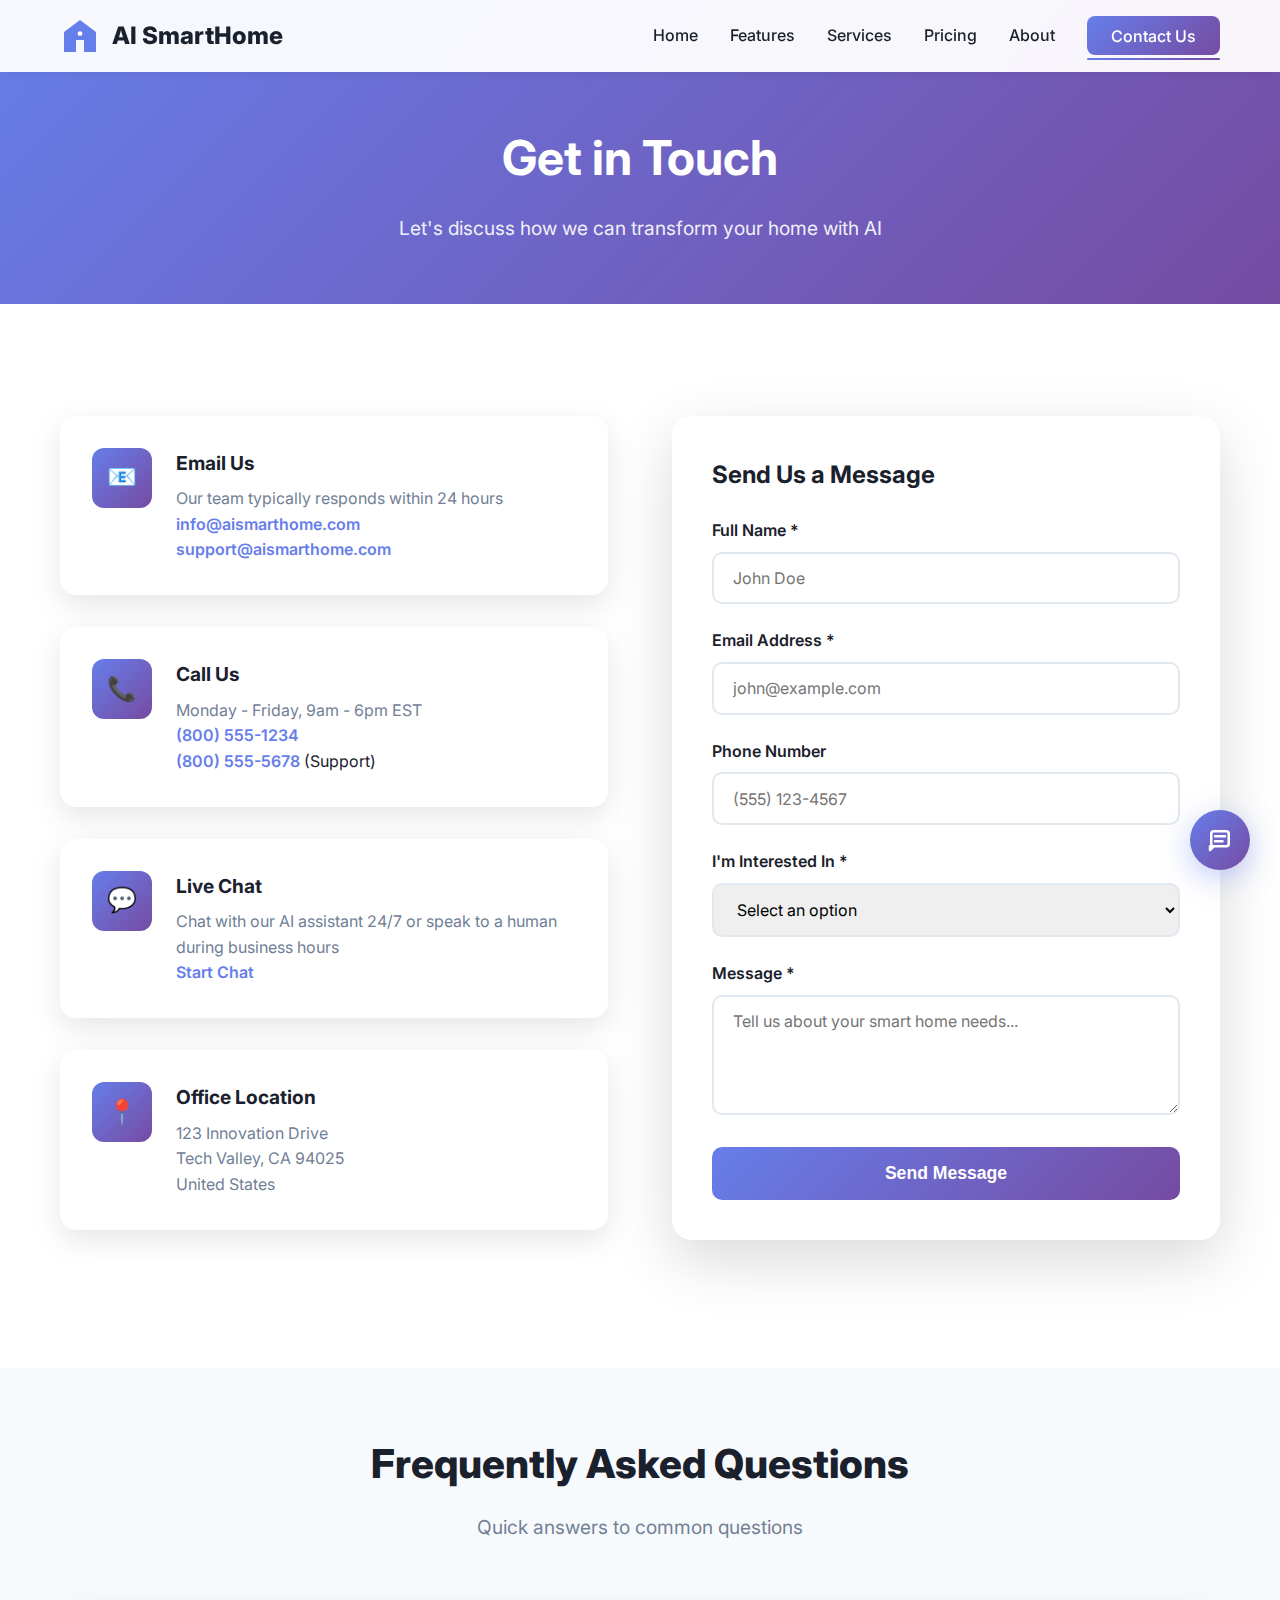
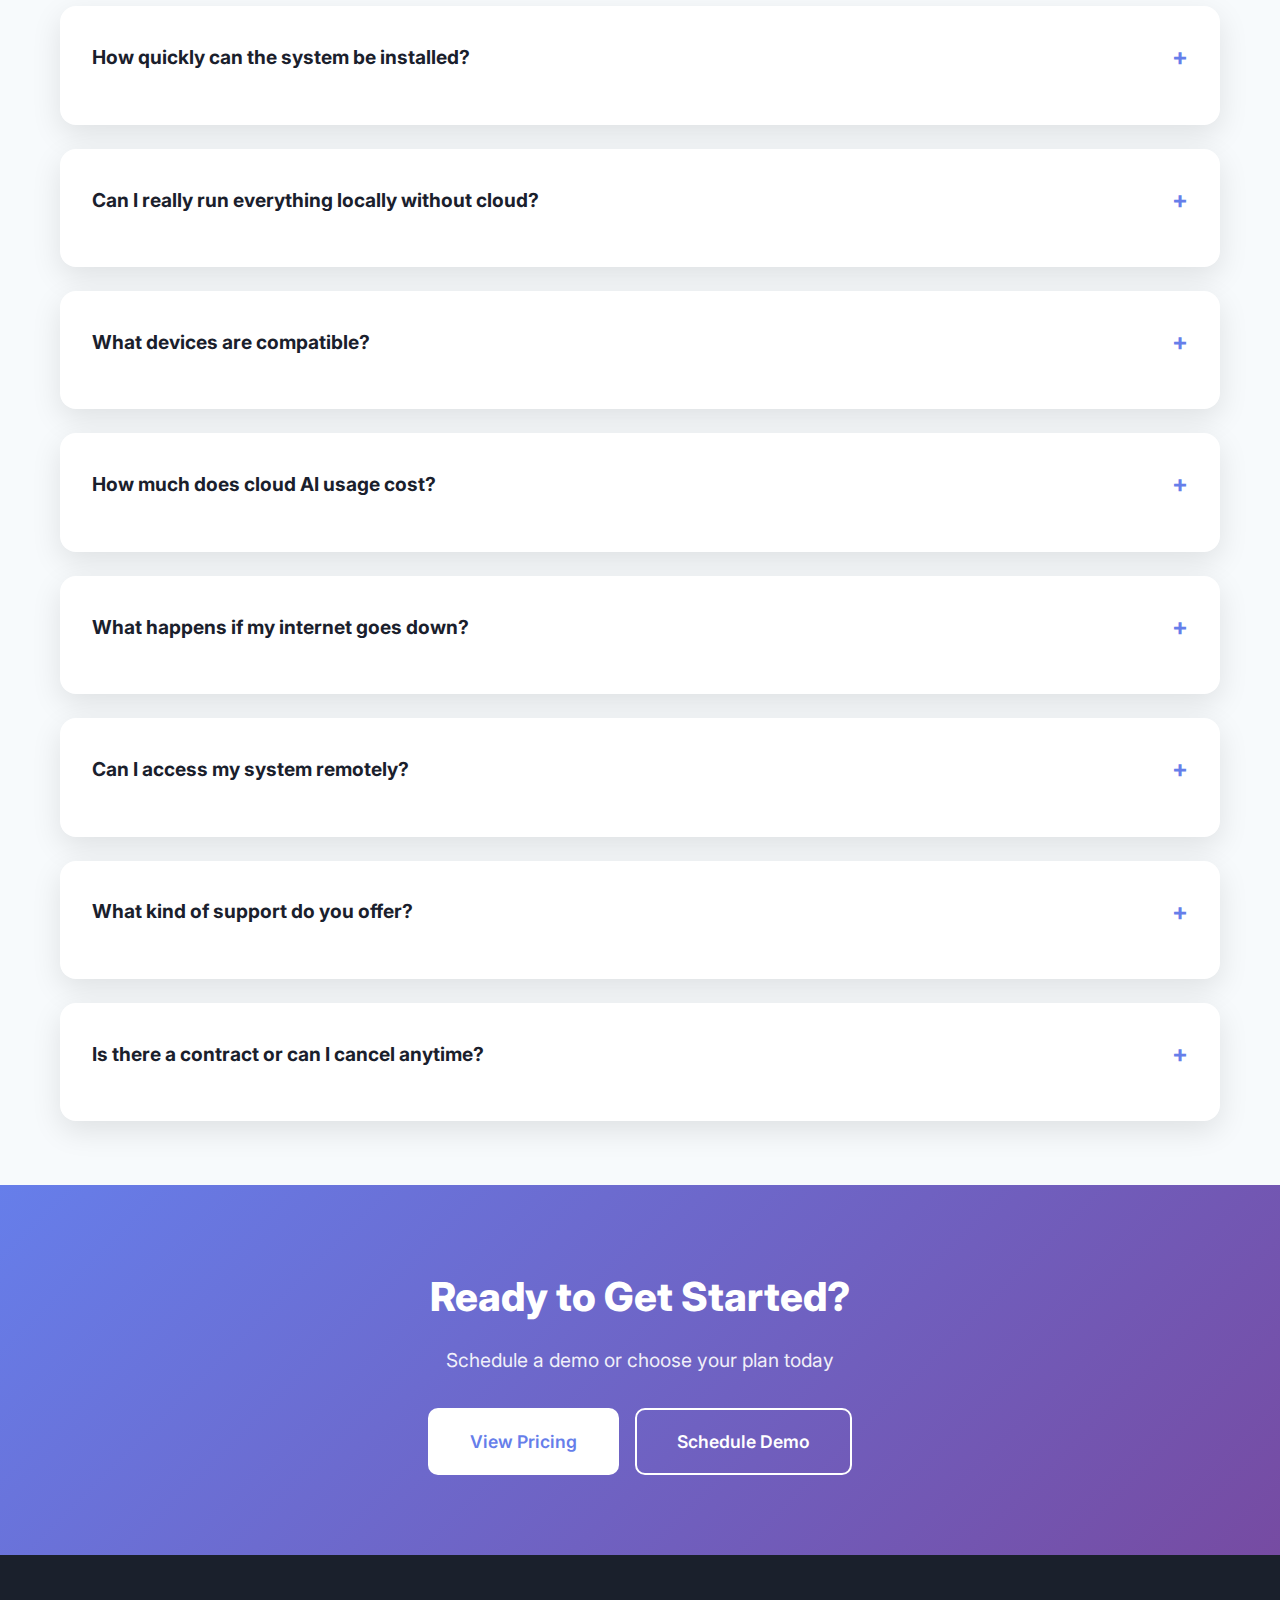
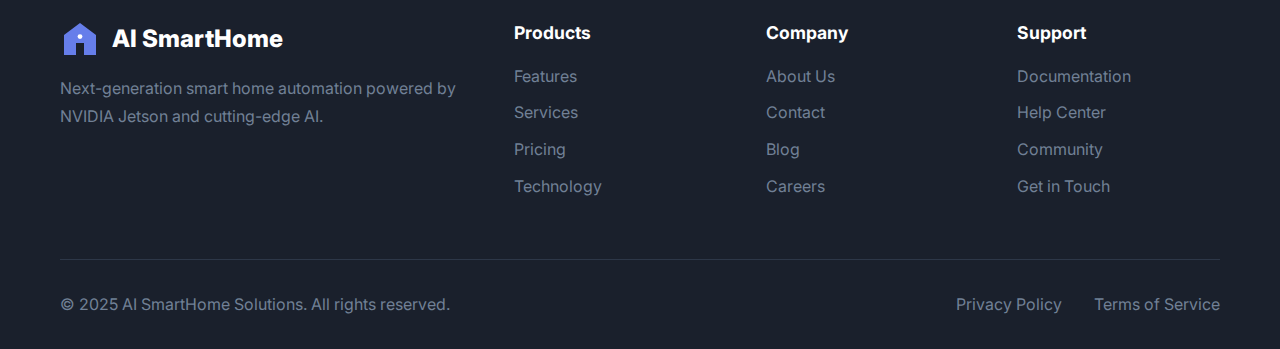
<file: pages/contact.html>
<!DOCTYPE html>
<html lang="en">
<head>
    <meta charset="UTF-8">
    <meta name="viewport" content="width=device-width, initial-scale=1.0">
    <title>Contact Us - AI SmartHome Solutions</title>
    <link rel="stylesheet" href="../css/style.css">
    <link rel="preconnect" href="https://fonts.googleapis.com">
    <link rel="preconnect" href="https://fonts.gstatic.com" crossorigin>
    <link href="https://fonts.googleapis.com/css2?family=Inter:wght@300;400;600;700;800&display=swap" rel="stylesheet">
    <style>
        .contact-hero {
            padding-top: 120px;
            padding-bottom: 60px;
            background: linear-gradient(135deg, #667eea 0%, #764ba2 100%);
            color: white;
            text-align: center;
        }

        .contact-hero h1 {
            font-size: 3rem;
            margin-bottom: 1rem;
        }

        .contact-content {
            padding: 4rem 0;
        }

        .contact-grid {
            display: grid;
            grid-template-columns: 1fr 1fr;
            gap: 4rem;
            margin-top: 3rem;
        }

        .contact-info {
            display: flex;
            flex-direction: column;
            gap: 2rem;
        }

        .info-card {
            background: white;
            padding: 2rem;
            border-radius: 16px;
            box-shadow: var(--shadow);
            display: flex;
            gap: 1.5rem;
        }

        .info-icon {
            width: 60px;
            height: 60px;
            min-width: 60px;
            background: linear-gradient(135deg, var(--primary), var(--secondary));
            border-radius: 12px;
            display: flex;
            align-items: center;
            justify-content: center;
            font-size: 1.5rem;
        }

        .info-content h3 {
            font-size: 1.2rem;
            margin-bottom: 0.5rem;
            color: var(--dark);
        }

        .info-content p {
            color: var(--gray);
            line-height: 1.6;
        }

        .info-content a {
            color: var(--primary);
            text-decoration: none;
            font-weight: 600;
        }

        .contact-form {
            background: white;
            padding: 2.5rem;
            border-radius: 20px;
            box-shadow: var(--shadow-lg);
        }

        .form-group {
            margin-bottom: 1.5rem;
        }

        .form-group label {
            display: block;
            margin-bottom: 0.5rem;
            font-weight: 600;
            color: var(--dark);
        }

        .form-group input,
        .form-group textarea,
        .form-group select {
            width: 100%;
            padding: 0.9rem 1.2rem;
            border: 2px solid var(--gray-light);
            border-radius: 10px;
            font-family: inherit;
            font-size: 1rem;
            transition: border-color 0.3s ease;
        }

        .form-group input:focus,
        .form-group textarea:focus,
        .form-group select:focus {
            outline: none;
            border-color: var(--primary);
        }

        .form-group textarea {
            resize: vertical;
            min-height: 120px;
        }

        .submit-btn {
            width: 100%;
            padding: 1rem 2rem;
            background: linear-gradient(135deg, var(--primary), var(--secondary));
            color: white;
            border: none;
            border-radius: 10px;
            font-size: 1.1rem;
            font-weight: 600;
            cursor: pointer;
            transition: all 0.3s ease;
        }

        .submit-btn:hover {
            transform: translateY(-2px);
            box-shadow: 0 10px 30px rgba(102, 126, 234, 0.4);
        }

        .faq-section {
            background: #f7fafc;
            padding: 4rem 0;
            margin-top: 4rem;
        }

        .faq-grid {
            display: grid;
            grid-template-columns: 1fr;
            gap: 1.5rem;
            margin-top: 3rem;
        }

        .faq-item {
            background: white;
            padding: 2rem;
            border-radius: 16px;
            box-shadow: var(--shadow);
            cursor: pointer;
            transition: all 0.3s ease;
        }

        .faq-item:hover {
            box-shadow: var(--shadow-lg);
        }

        .faq-question {
            font-size: 1.2rem;
            font-weight: 700;
            color: var(--dark);
            display: flex;
            justify-content: space-between;
            align-items: center;
        }

        .faq-question::after {
            content: '+';
            font-size: 1.5rem;
            color: var(--primary);
            transition: transform 0.3s ease;
        }

        .faq-item.active .faq-question::after {
            transform: rotate(45deg);
        }

        .faq-answer {
            color: var(--gray);
            line-height: 1.7;
            margin-top: 1rem;
            max-height: 0;
            overflow: hidden;
            transition: max-height 0.3s ease;
        }

        .faq-item.active .faq-answer {
            max-height: 500px;
        }

        .success-message {
            display: none;
            background: #48bb78;
            color: white;
            padding: 1rem;
            border-radius: 10px;
            margin-bottom: 1.5rem;
            text-align: center;
        }

        .success-message.show {
            display: block;
        }

        @media (max-width: 768px) {
            .contact-grid {
                grid-template-columns: 1fr;
            }

            .contact-hero h1 {
                font-size: 2rem;
            }
        }
    </style>
</head>
<body>
    <!-- Navigation -->
    <nav class="navbar">
        <div class="container">
            <div class="nav-brand">
                <svg class="logo-icon" viewBox="0 0 50 50" fill="none">
                    <path d="M25 5L5 20V45H20V30H30V45H45V20L25 5Z" fill="url(#logoGradient)"/>
                    <circle cx="25" cy="22" r="3" fill="#fff"/>
                    <defs>
                        <linearGradient id="logoGradient" x1="5" y1="5" x2="45" y2="45">
                            <stop offset="0%" stop-color="#667eea"/>
                            <stop offset="100%" stop-color="#764ba2"/>
                        </linearGradient>
                    </defs>
                </svg>
                <span class="brand-name">AI SmartHome</span>
            </div>
            <ul class="nav-menu">
                <li><a href="../index.html#home" class="nav-link">Home</a></li>
                <li><a href="../index.html#features" class="nav-link">Features</a></li>
                <li><a href="../index.html#services" class="nav-link">Services</a></li>
                <li><a href="../index.html#pricing" class="nav-link">Pricing</a></li>
                <li><a href="about.html" class="nav-link">About</a></li>
                <li><a href="contact.html" class="nav-link btn-contact active">Contact Us</a></li>
            </ul>
            <div class="hamburger">
                <span></span>
                <span></span>
                <span></span>
            </div>
        </div>
    </nav>

    <!-- Hero Section -->
    <section class="contact-hero">
        <div class="container">
            <h1>Get in Touch</h1>
            <p style="font-size: 1.2rem; margin-top: 1rem; opacity: 0.9;">Let's discuss how we can transform your home with AI</p>
        </div>
    </section>

    <!-- Contact Section -->
    <section class="contact-content">
        <div class="container">
            <div class="contact-grid">
                <!-- Contact Info -->
                <div class="contact-info">
                    <div class="info-card">
                        <div class="info-icon">📧</div>
                        <div class="info-content">
                            <h3>Email Us</h3>
                            <p>Our team typically responds within 24 hours</p>
                            <a href="mailto:info@aismarthome.com">info@aismarthome.com</a><br>
                            <a href="mailto:support@aismarthome.com">support@aismarthome.com</a>
                        </div>
                    </div>

                    <div class="info-card">
                        <div class="info-icon">📞</div>
                        <div class="info-content">
                            <h3>Call Us</h3>
                            <p>Monday - Friday, 9am - 6pm EST</p>
                            <a href="tel:+18005551234">(800) 555-1234</a><br>
                            <a href="tel:+18005555678">(800) 555-5678</a> (Support)
                        </div>
                    </div>

                    <div class="info-card">
                        <div class="info-icon">💬</div>
                        <div class="info-content">
                            <h3>Live Chat</h3>
                            <p>Chat with our AI assistant 24/7 or speak to a human during business hours</p>
                            <a href="#" onclick="document.getElementById('chatbot-toggle').click(); return false;">Start Chat</a>
                        </div>
                    </div>

                    <div class="info-card">
                        <div class="info-icon">📍</div>
                        <div class="info-content">
                            <h3>Office Location</h3>
                            <p>123 Innovation Drive<br>
                            Tech Valley, CA 94025<br>
                            United States</p>
                        </div>
                    </div>
                </div>

                <!-- Contact Form -->
                <div>
                    <div class="contact-form">
                        <h2 style="margin-bottom: 1.5rem; color: var(--dark);">Send Us a Message</h2>

                        <div class="success-message" id="success-message">
                            ✓ Message sent successfully! We'll get back to you within 24 hours.
                        </div>

                        <form id="contact-form">
                            <div class="form-group">
                                <label for="name">Full Name *</label>
                                <input type="text" id="name" name="name" required placeholder="John Doe">
                            </div>

                            <div class="form-group">
                                <label for="email">Email Address *</label>
                                <input type="email" id="email" name="email" required placeholder="john@example.com">
                            </div>

                            <div class="form-group">
                                <label for="phone">Phone Number</label>
                                <input type="tel" id="phone" name="phone" placeholder="(555) 123-4567">
                            </div>

                            <div class="form-group">
                                <label for="interest">I'm Interested In *</label>
                                <select id="interest" name="interest" required>
                                    <option value="">Select an option</option>
                                    <option value="entry">Entry Tier ($49/month)</option>
                                    <option value="pro">Pro Tier ($79/month)</option>
                                    <option value="enterprise">Enterprise Tier ($199/month)</option>
                                    <option value="demo">Schedule a Demo</option>
                                    <option value="support">Technical Support</option>
                                    <option value="other">Other</option>
                                </select>
                            </div>

                            <div class="form-group">
                                <label for="message">Message *</label>
                                <textarea id="message" name="message" required placeholder="Tell us about your smart home needs..."></textarea>
                            </div>

                            <button type="submit" class="submit-btn">Send Message</button>
                        </form>
                    </div>
                </div>
            </div>
        </div>
    </section>

    <!-- FAQ Section -->
    <section class="faq-section">
        <div class="container">
            <div class="section-header">
                <h2 class="section-title">Frequently Asked Questions</h2>
                <p class="section-subtitle">Quick answers to common questions</p>
            </div>

            <div class="faq-grid">
                <div class="faq-item">
                    <div class="faq-question">How quickly can the system be installed?</div>
                    <div class="faq-answer">
                        Professional installation typically takes 30-60 minutes for a complete setup. Our one-script deployment handles everything automatically, including Docker, all services, and the Home Assistant dashboard. Same-day installation is available in select areas.
                    </div>
                </div>

                <div class="faq-item">
                    <div class="faq-question">Can I really run everything locally without cloud?</div>
                    <div class="faq-answer">
                        Absolutely! The Pro and Enterprise tiers support 100% local processing. All AI inference (LLM, speech recognition, video analysis) can run entirely on your NVIDIA Jetson device. Your data never leaves your network. You can also use cloud-assisted mode for faster responses when desired.
                    </div>
                </div>

                <div class="faq-item">
                    <div class="faq-question">What devices are compatible?</div>
                    <div class="faq-answer">
                        We support 2,000+ devices through Home Assistant integration including: Ring cameras, smart lights (Philips Hue, LIFX, etc.), thermostats, door locks, sensors, TVs, gaming consoles (PS5, Xbox), and more. Our auto-discovery feature finds devices automatically.
                    </div>
                </div>

                <div class="faq-item">
                    <div class="faq-question">How much does cloud AI usage cost?</div>
                    <div class="faq-answer">
                        Cloud costs are included in your monthly subscription. For reference, typical usage is $0.50-$4/month depending on query volume. Light users (50 queries/day) average under $1/month. Image generation costs $0.003 per image. We handle billing - you just enjoy the service.
                    </div>
                </div>

                <div class="faq-item">
                    <div class="faq-question">What happens if my internet goes down?</div>
                    <div class="faq-answer">
                        The system automatically falls back to local AI models (Ollama Llama 3.2 3B or 8B). All core functions continue working: voice control, device control, automations, and camera monitoring. Cloud-dependent features like Gemini video analysis won't work until internet is restored, but cached data remains accessible.
                    </div>
                </div>

                <div class="faq-item">
                    <div class="faq-question">Can I access my system remotely?</div>
                    <div class="faq-answer">
                        Yes! We use Tailscale VPN for secure, encrypted remote access from anywhere. Works over cellular, WiFi, or roaming. No port forwarding needed - works even behind CGNAT/double NAT. Voice control works remotely via HTTPS. Access from phones, tablets, or computers.
                    </div>
                </div>

                <div class="faq-item">
                    <div class="faq-question">What kind of support do you offer?</div>
                    <div class="faq-answer">
                        Entry tier: Email support (48hr response). Pro tier: Priority email (24hr) + live chat. Enterprise: Phone support + remote troubleshooting + dedicated account manager. All tiers get access to documentation, video tutorials, and community forum.
                    </div>
                </div>

                <div class="faq-item">
                    <div class="faq-question">Is there a contract or can I cancel anytime?</div>
                    <div class="faq-answer">
                        No long-term contracts required. Cancel anytime with 30 days notice. You own the hardware (Jetson device), so you can continue running the system offline even after canceling. We'll provide export instructions for your data and configurations.
                    </div>
                </div>
            </div>
        </div>
    </section>

    <!-- CTA -->
    <section class="cta">
        <div class="container">
            <div class="cta-content">
                <h2 class="cta-title">Ready to Get Started?</h2>
                <p class="cta-subtitle">Schedule a demo or choose your plan today</p>
                <div class="cta-buttons">
                    <a href="../index.html#pricing" class="btn btn-primary btn-large">View Pricing</a>
                    <a href="#contact-form" class="btn btn-secondary btn-large">Schedule Demo</a>
                </div>
            </div>
        </div>
    </section>

    <!-- Footer -->
    <footer class="footer">
        <div class="container">
            <div class="footer-grid">
                <div class="footer-col">
                    <div class="footer-brand">
                        <svg class="logo-icon" viewBox="0 0 50 50" fill="none">
                            <path d="M25 5L5 20V45H20V30H30V45H45V20L25 5Z" fill="url(#logoGradient2)"/>
                            <circle cx="25" cy="22" r="3" fill="#fff"/>
                            <defs>
                                <linearGradient id="logoGradient2" x1="5" y1="5" x2="45" y2="45">
                                    <stop offset="0%" stop-color="#667eea"/>
                                    <stop offset="100%" stop-color="#764ba2"/>
                                </linearGradient>
                            </defs>
                        </svg>
                        <span class="brand-name">AI SmartHome</span>
                    </div>
                    <p class="footer-description">Next-generation smart home automation powered by NVIDIA Jetson and cutting-edge AI.</p>
                </div>
                <div class="footer-col">
                    <h4 class="footer-title">Products</h4>
                    <ul class="footer-links">
                        <li><a href="../index.html#features">Features</a></li>
                        <li><a href="../index.html#services">Services</a></li>
                        <li><a href="../index.html#pricing">Pricing</a></li>
                        <li><a href="../index.html#tech-stack">Technology</a></li>
                    </ul>
                </div>
                <div class="footer-col">
                    <h4 class="footer-title">Company</h4>
                    <ul class="footer-links">
                        <li><a href="about.html">About Us</a></li>
                        <li><a href="contact.html">Contact</a></li>
                        <li><a href="#">Blog</a></li>
                        <li><a href="#">Careers</a></li>
                    </ul>
                </div>
                <div class="footer-col">
                    <h4 class="footer-title">Support</h4>
                    <ul class="footer-links">
                        <li><a href="#">Documentation</a></li>
                        <li><a href="#">Help Center</a></li>
                        <li><a href="#">Community</a></li>
                        <li><a href="contact.html">Get in Touch</a></li>
                    </ul>
                </div>
            </div>
            <div class="footer-bottom">
                <p>&copy; 2025 AI SmartHome Solutions. All rights reserved.</p>
                <div class="footer-legal">
                    <a href="#">Privacy Policy</a>
                    <a href="#">Terms of Service</a>
                </div>
            </div>
        </div>
    </footer>

    <!-- AI Chatbot Widget -->
    <div id="chatbot-widget" class="chatbot-widget">
        <button id="chatbot-toggle" class="chatbot-toggle">
            <svg class="chat-icon" viewBox="0 0 24 24" fill="none">
                <path d="M8 9h8M8 13h6m-7 4h10a2 2 0 002-2V7a2 2 0 00-2-2H7a2 2 0 00-2 2v8a2 2 0 002 2zm0 0l-3 3v-3z" stroke="currentColor" stroke-width="2" stroke-linecap="round" stroke-linejoin="round"/>
            </svg>
            <svg class="close-icon" viewBox="0 0 24 24" fill="none">
                <path d="M6 18L18 6M6 6l12 12" stroke="currentColor" stroke-width="2" stroke-linecap="round" stroke-linejoin="round"/>
            </svg>
        </button>
        <div id="chatbot-window" class="chatbot-window">
            <div class="chatbot-header">
                <h3>AI Assistant</h3>
                <p>Ask me anything about our smart home system</p>
            </div>
            <div id="chatbot-messages" class="chatbot-messages">
                <div class="message bot-message">
                    <div class="message-content">
                        👋 Hello! I can help answer questions about pricing, features, installation, and more. What would you like to know?
                    </div>
                </div>
            </div>
            <div class="chatbot-input">
                <input type="text" id="chatbot-input-field" placeholder="Type your question..." />
                <button id="chatbot-send">
                    <svg viewBox="0 0 24 24" fill="none">
                        <path d="M22 2L11 13M22 2l-7 20-4-9-9-4 20-7z" stroke="currentColor" stroke-width="2" stroke-linecap="round" stroke-linejoin="round"/>
                    </svg>
                </button>
            </div>
        </div>
    </div>

    <script src="../js/script.js"></script>
    <script>
        // FAQ Accordion
        document.querySelectorAll('.faq-item').forEach(item => {
            item.addEventListener('click', () => {
                const wasActive = item.classList.contains('active');

                // Close all items
                document.querySelectorAll('.faq-item').forEach(i => {
                    i.classList.remove('active');
                });

                // Open clicked item if it wasn't active
                if (!wasActive) {
                    item.classList.add('active');
                }
            });
        });

        // Contact Form Submission
        document.getElementById('contact-form').addEventListener('submit', (e) => {
            e.preventDefault();

            // Show success message
            document.getElementById('success-message').classList.add('show');

            // Reset form
            e.target.reset();

            // Scroll to success message
            document.getElementById('success-message').scrollIntoView({ behavior: 'smooth', block: 'center' });

            // Hide success message after 5 seconds
            setTimeout(() => {
                document.getElementById('success-message').classList.remove('show');
            }, 5000);
        });
    </script>
</body>
</html>
</file>
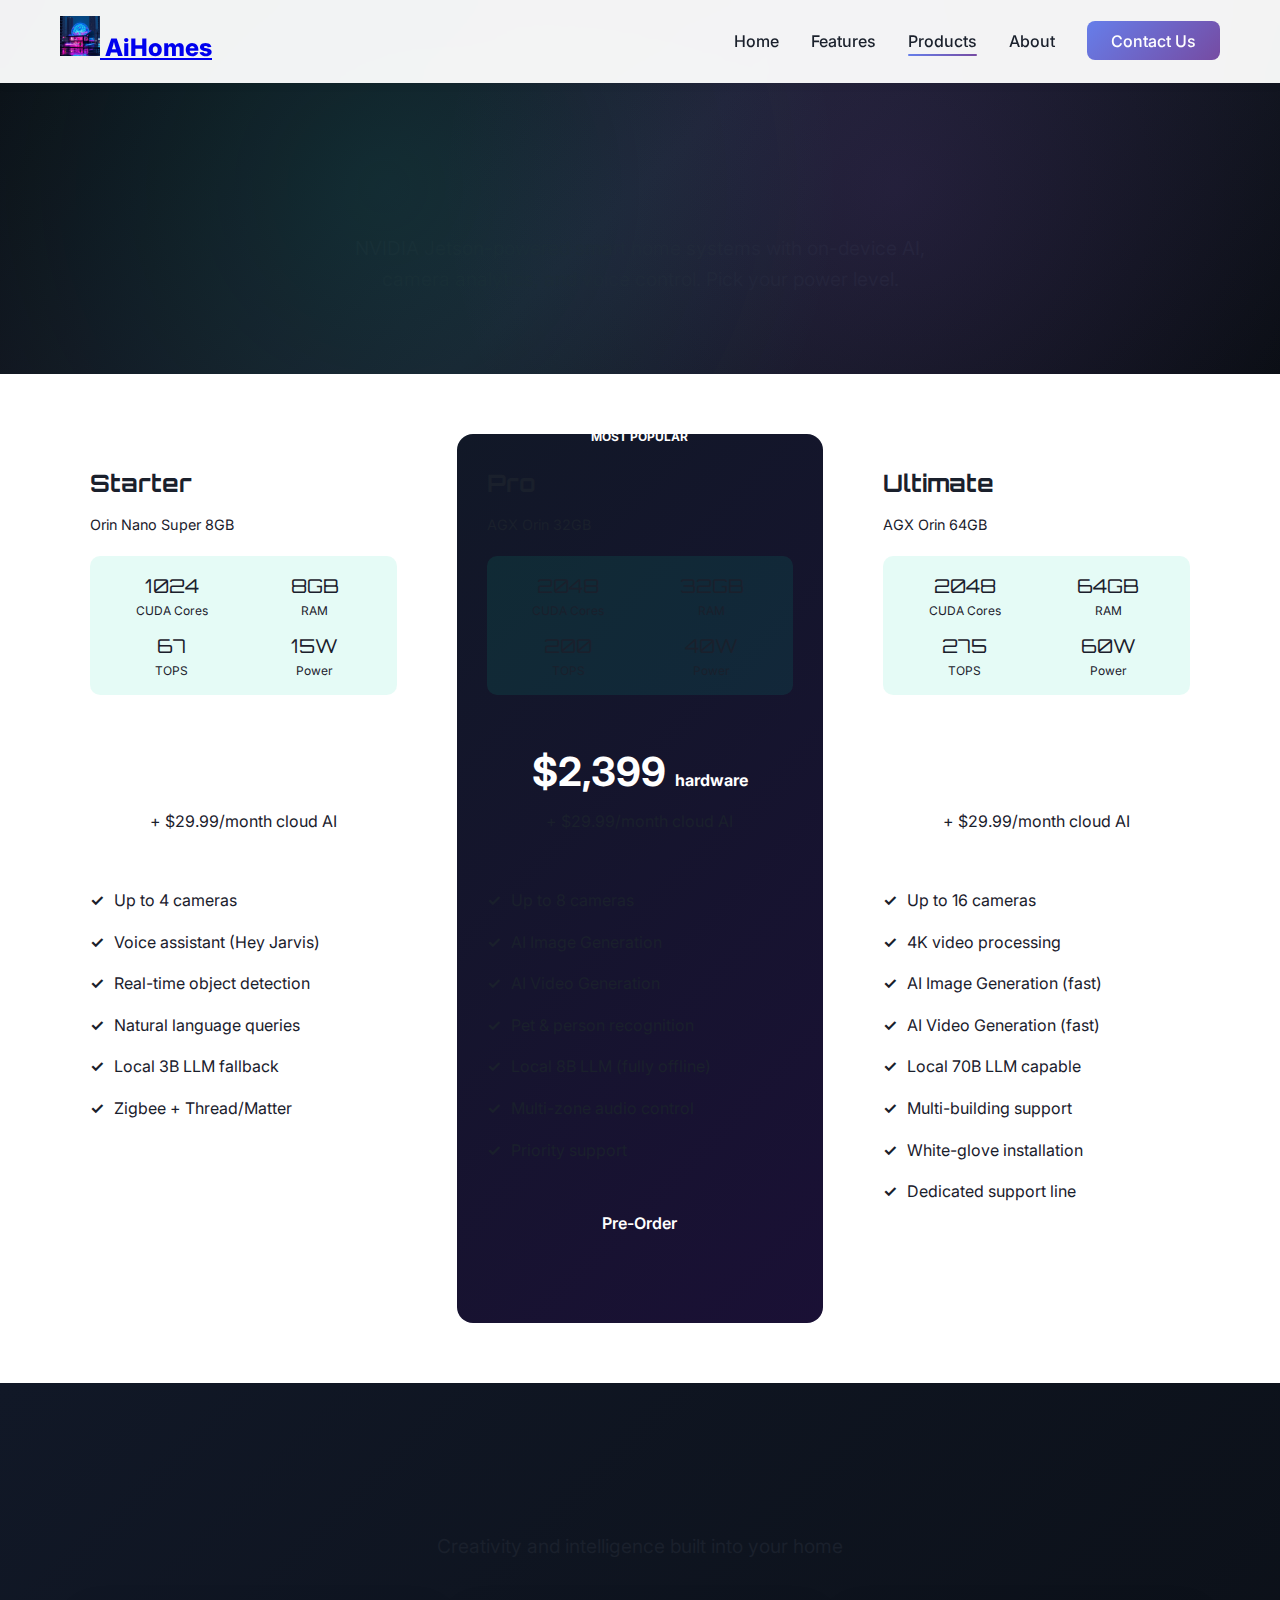
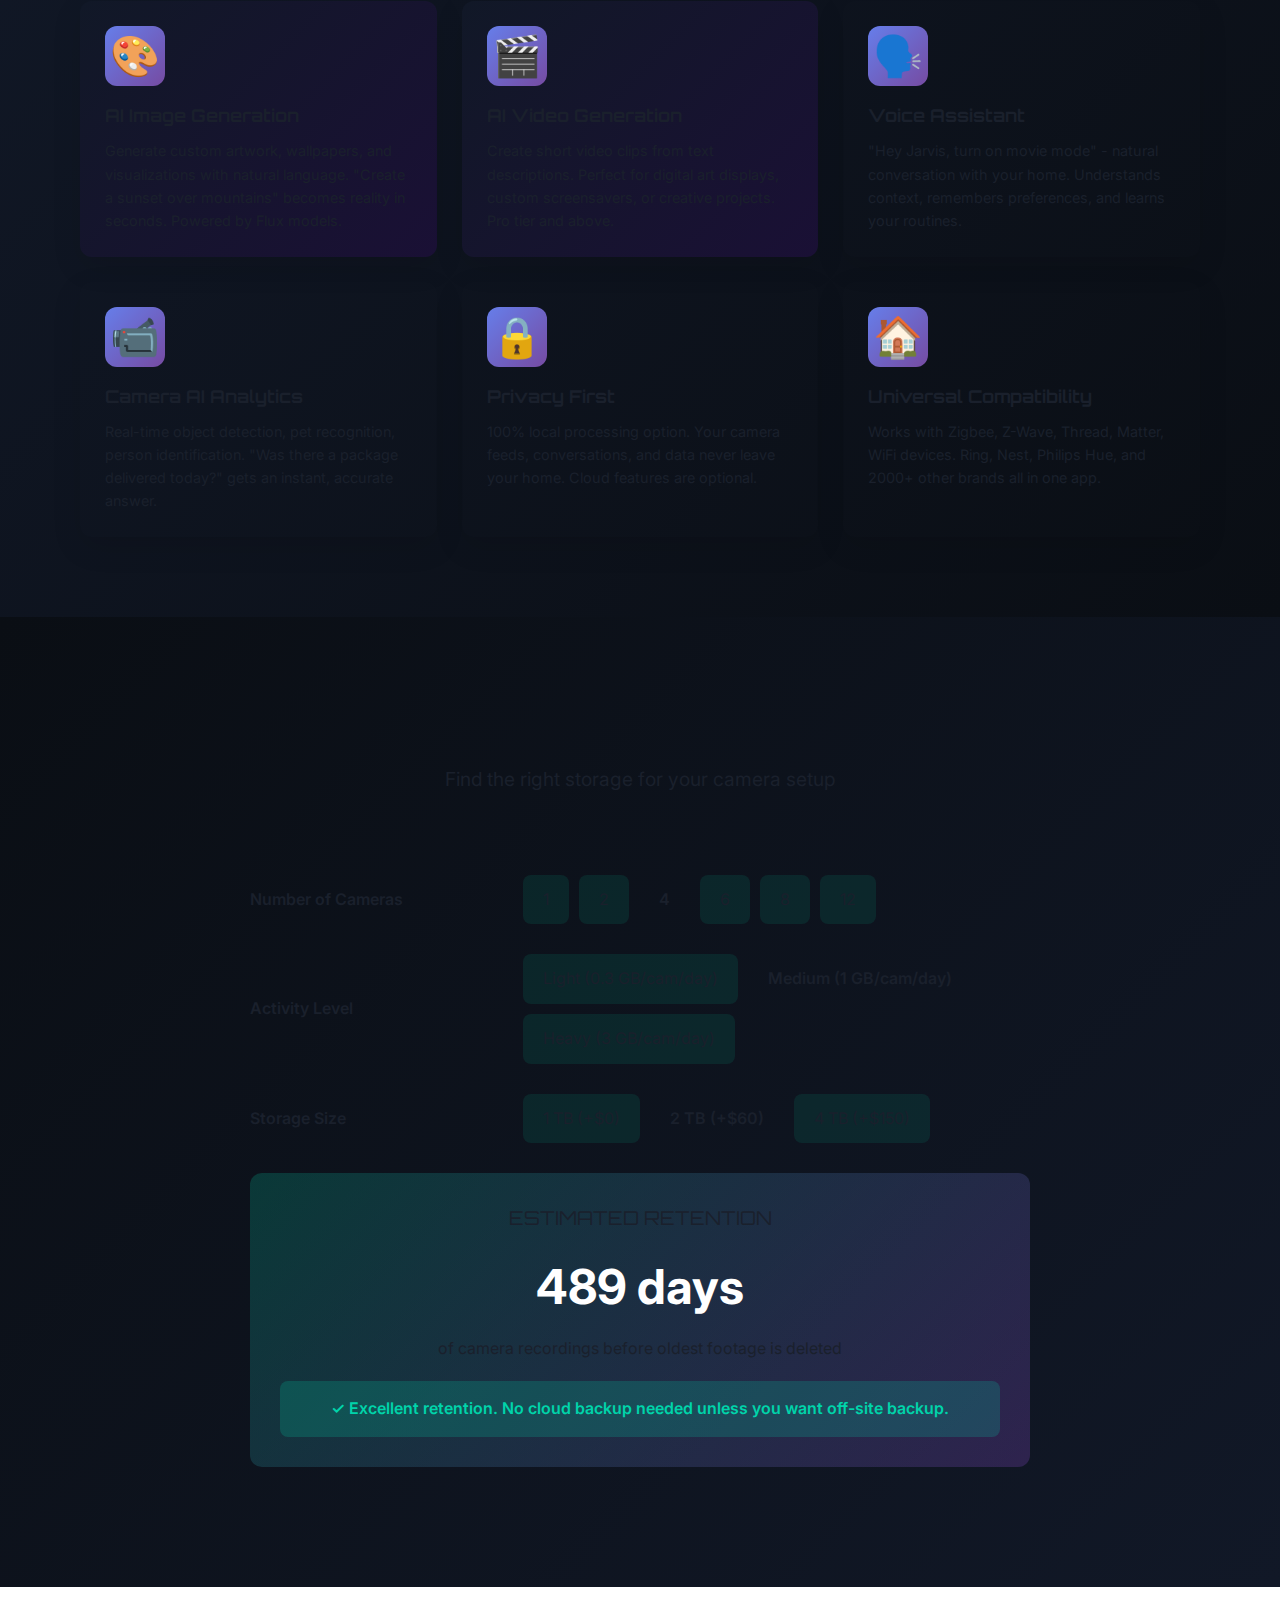
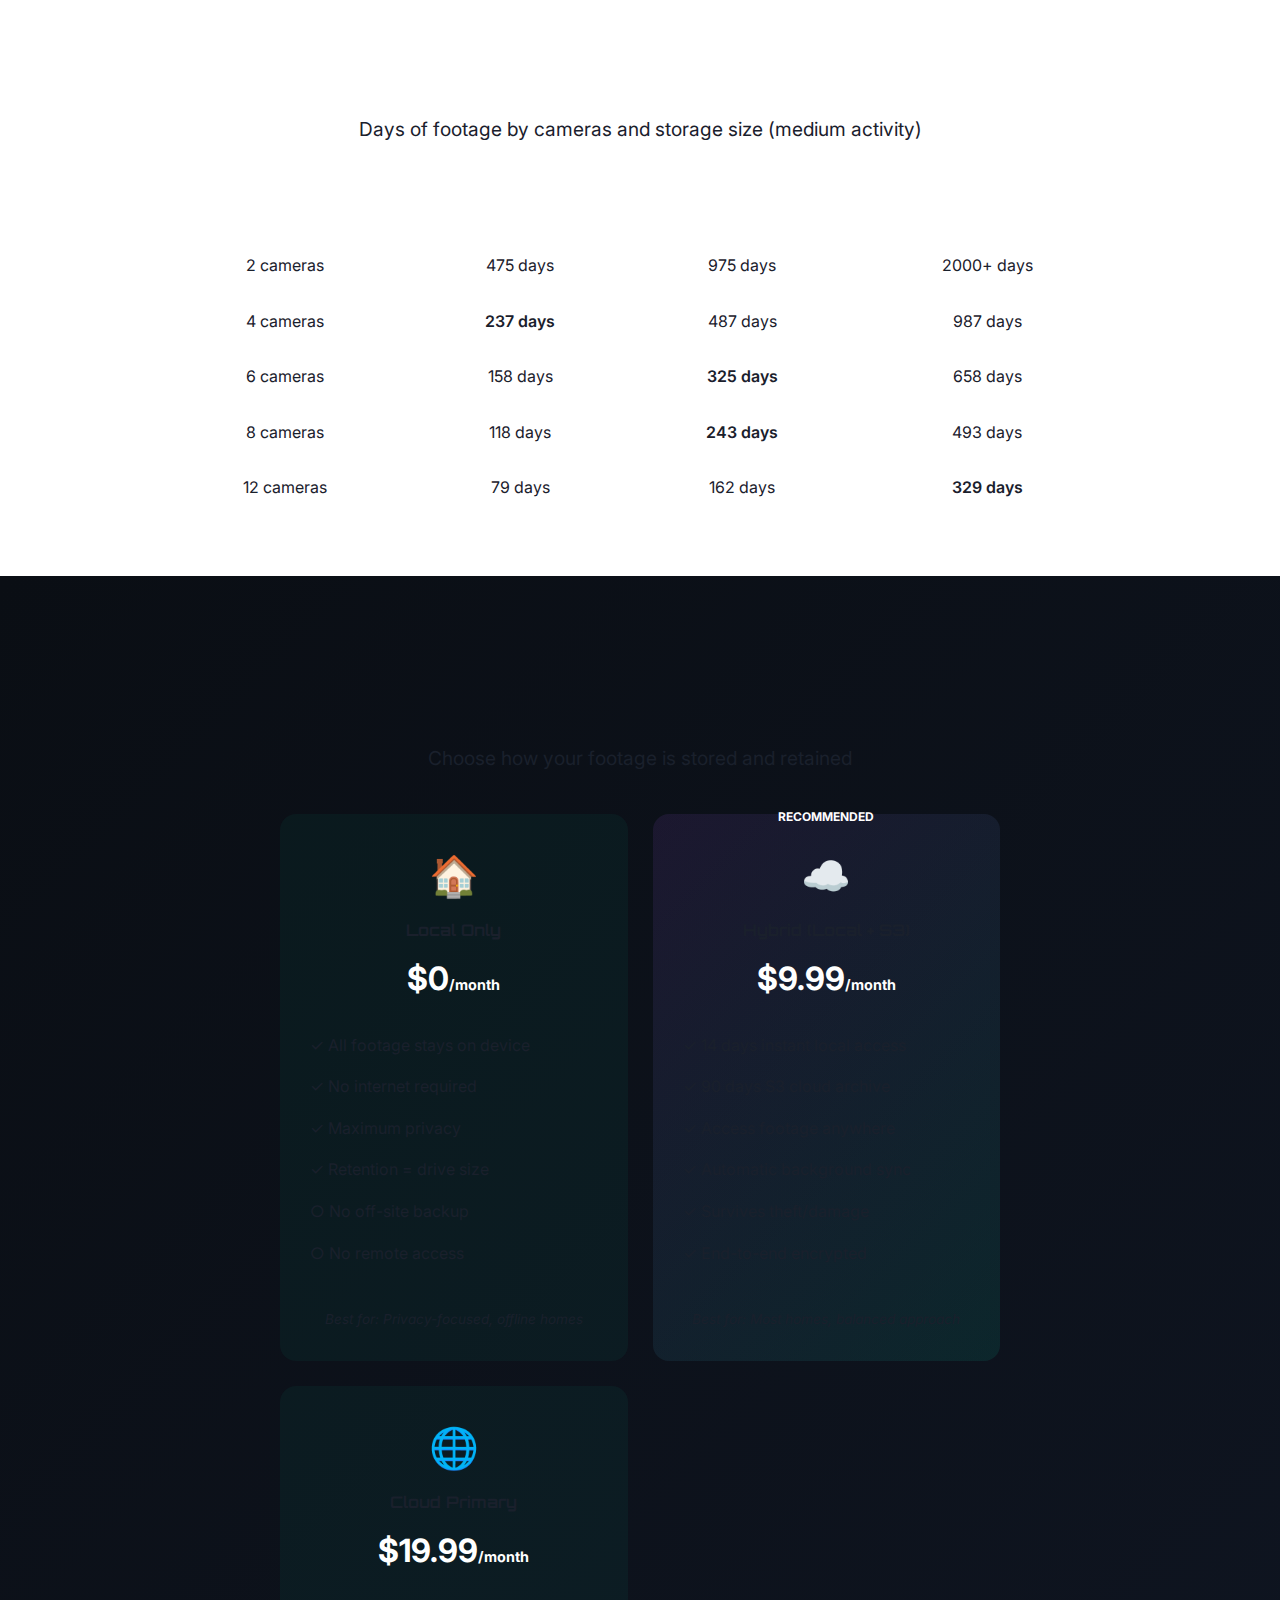
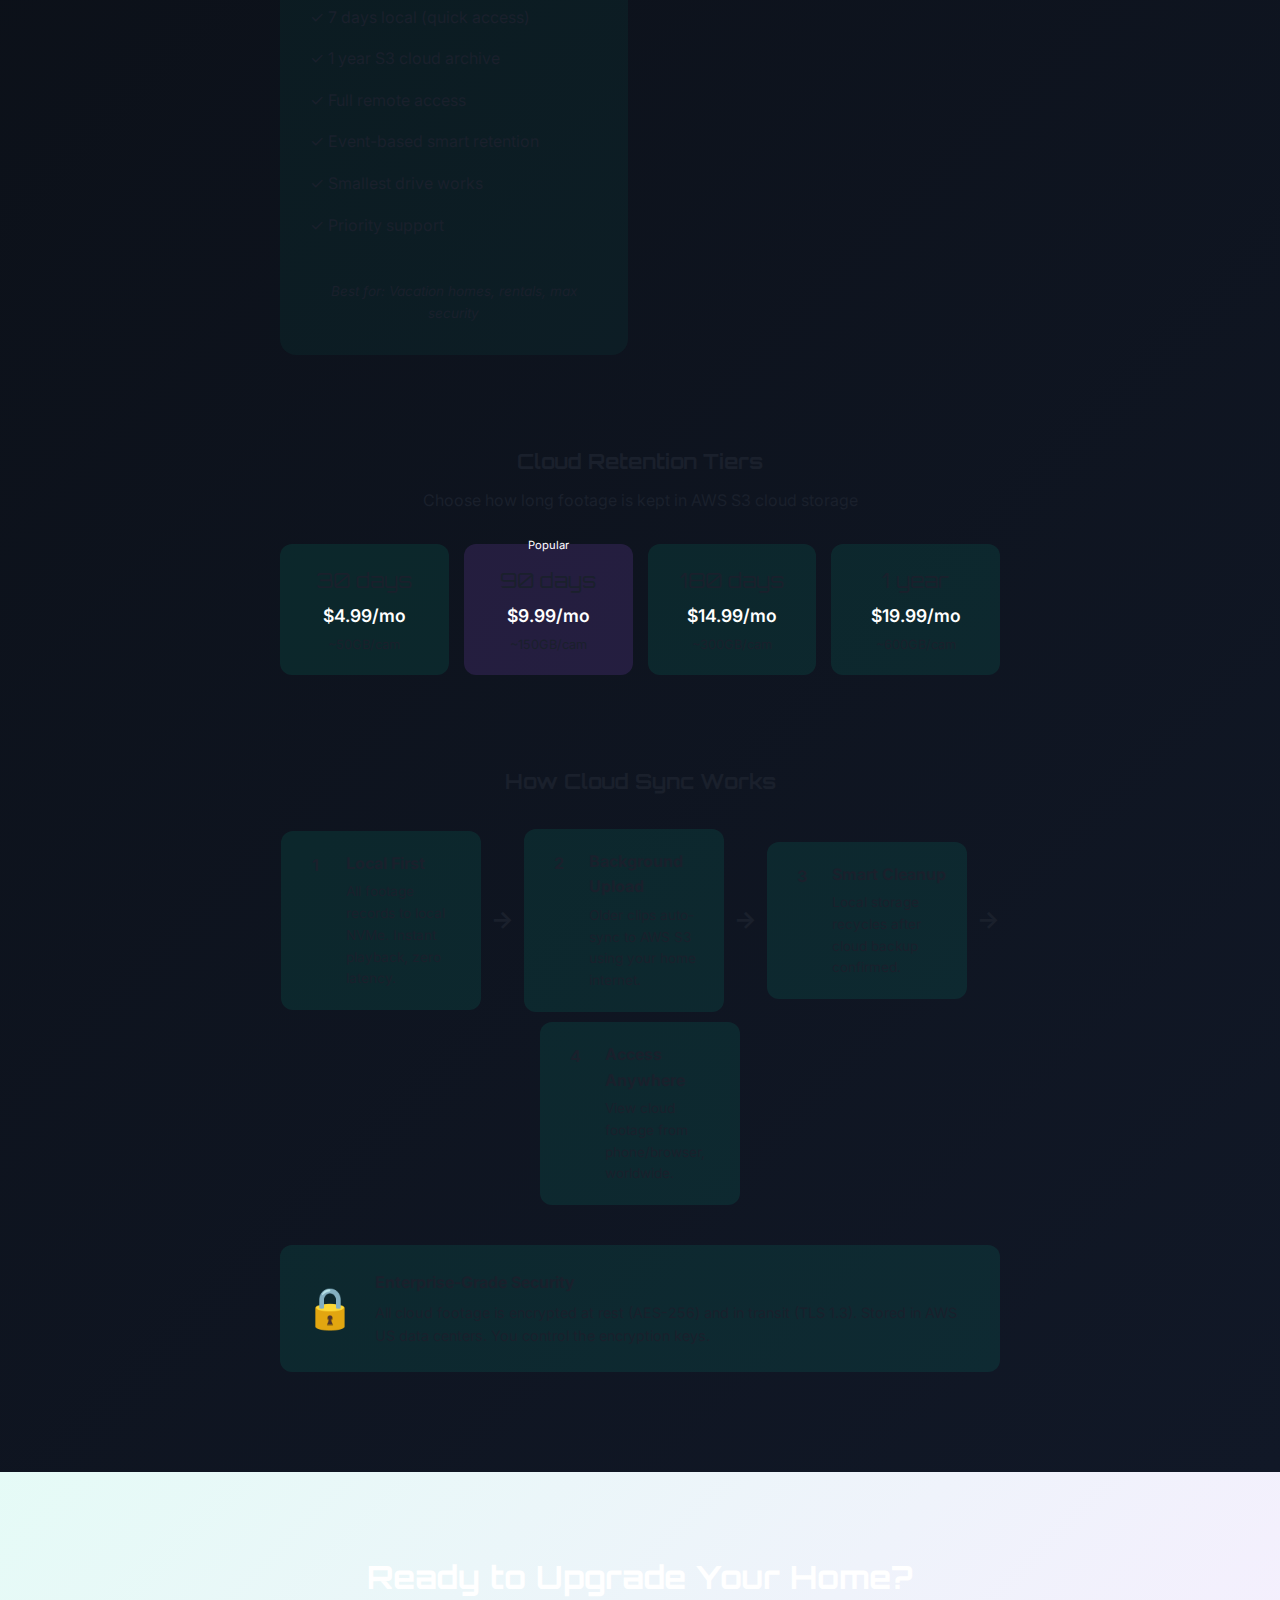
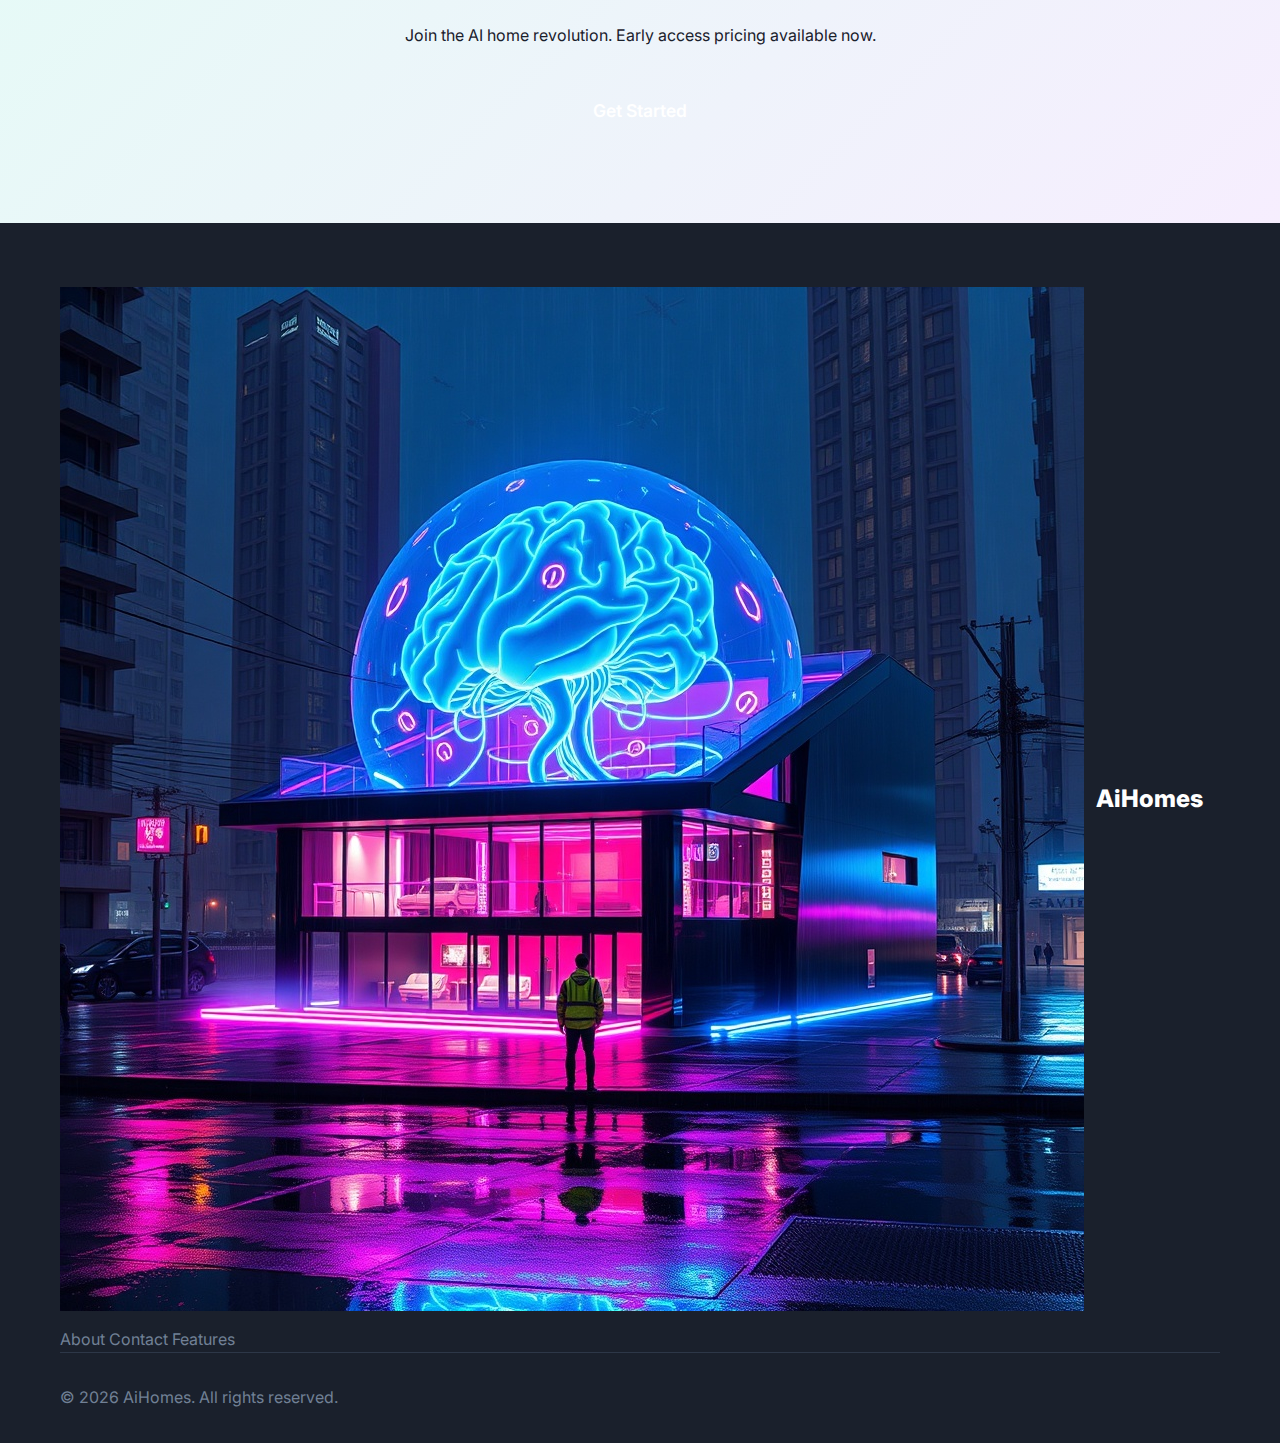
<file: pages/products.html>
<!DOCTYPE html>
<html lang="en">
<head>
    <meta charset="UTF-8">
    <meta name="viewport" content="width=device-width, initial-scale=1.0">
    <title>Products & Pricing - AiHomes</title>
    <link rel="stylesheet" href="../css/style.css?v=20260208">
    <link rel="preconnect" href="https://fonts.googleapis.com">
    <link rel="preconnect" href="https://fonts.gstatic.com" crossorigin>
    <link href="https://fonts.googleapis.com/css2?family=Inter:wght@300;400;600;700;800&family=Orbitron:wght@400;600;700&display=swap" rel="stylesheet">
    <style>
        /* Products Page Specific Styles */
        .products-hero {
            padding: 140px 0 80px;
            text-align: center;
            background: linear-gradient(135deg, #0a0e14 0%, #1a1f2e 50%, #0a0e14 100%);
            position: relative;
            overflow: hidden;
        }

        .products-hero::before {
            content: '';
            position: absolute;
            top: 0;
            left: 0;
            right: 0;
            bottom: 0;
            background: radial-gradient(circle at 30% 50%, rgba(0, 212, 170, 0.1) 0%, transparent 50%),
                        radial-gradient(circle at 70% 50%, rgba(168, 85, 247, 0.1) 0%, transparent 50%);
            pointer-events: none;
        }

        .products-hero h1 {
            font-family: 'Orbitron', sans-serif;
            font-size: 3rem;
            margin-bottom: 1rem;
            background: linear-gradient(90deg, var(--cyber-teal), var(--cyber-purple));
            -webkit-background-clip: text;
            -webkit-text-fill-color: transparent;
            background-clip: text;
        }

        .products-hero p {
            color: var(--cyber-text-muted);
            font-size: 1.2rem;
            max-width: 600px;
            margin: 0 auto;
        }

        /* Product Tiers */
        .product-tiers {
            padding: 60px 0;
        }

        .tier-grid {
            display: grid;
            grid-template-columns: repeat(auto-fit, minmax(350px, 1fr));
            gap: 30px;
            max-width: 1200px;
            margin: 0 auto;
            padding: 0 20px;
        }

        .tier-card {
            background: var(--card-bg);
            border: 1px solid var(--card-border);
            border-radius: 16px;
            padding: 30px;
            position: relative;
            transition: all 0.3s ease;
        }

        .tier-card:hover {
            transform: translateY(-5px);
            box-shadow: 0 20px 40px rgba(0, 212, 170, 0.2);
            border-color: var(--cyber-teal);
        }

        .tier-card.featured {
            border-color: var(--cyber-purple);
            background: linear-gradient(135deg, #111827 0%, #1a1035 100%);
        }

        .tier-card.featured::before {
            content: 'MOST POPULAR';
            position: absolute;
            top: -12px;
            left: 50%;
            transform: translateX(-50%);
            background: linear-gradient(90deg, var(--cyber-purple), var(--cyber-teal));
            color: white;
            font-size: 0.75rem;
            font-weight: 700;
            padding: 5px 15px;
            border-radius: 20px;
        }

        .tier-name {
            font-family: 'Orbitron', sans-serif;
            font-size: 1.5rem;
            color: var(--cyber-teal);
            margin-bottom: 10px;
        }

        .tier-subtitle {
            color: var(--cyber-text-muted);
            font-size: 0.9rem;
            margin-bottom: 20px;
        }

        .tier-specs {
            background: rgba(0, 212, 170, 0.1);
            border-radius: 10px;
            padding: 15px;
            margin-bottom: 20px;
        }

        .tier-specs-grid {
            display: grid;
            grid-template-columns: repeat(2, 1fr);
            gap: 10px;
        }

        .spec-item {
            text-align: center;
        }

        .spec-value {
            font-family: 'Orbitron', sans-serif;
            font-size: 1.2rem;
            color: var(--cyber-teal);
        }

        .spec-label {
            font-size: 0.75rem;
            color: var(--cyber-text-muted);
        }

        .tier-price {
            text-align: center;
            margin: 25px 0;
            padding: 20px 0;
            border-top: 1px solid var(--card-border);
            border-bottom: 1px solid var(--card-border);
        }

        .hardware-price {
            font-size: 2.5rem;
            font-weight: 700;
            color: var(--white);
        }

        .hardware-price span {
            font-size: 1rem;
            color: var(--cyber-text-muted);
        }

        .monthly-price {
            font-size: 1rem;
            color: var(--cyber-purple);
            margin-top: 5px;
        }

        .tier-features {
            list-style: none;
            margin-bottom: 25px;
        }

        .tier-features li {
            padding: 8px 0;
            color: var(--cyber-text);
            display: flex;
            align-items: center;
            gap: 10px;
        }

        .tier-features li::before {
            content: '✓';
            color: var(--cyber-teal);
            font-weight: bold;
        }

        .tier-btn {
            display: block;
            width: 100%;
            padding: 15px;
            text-align: center;
            background: linear-gradient(90deg, var(--cyber-teal), var(--cyber-purple));
            color: white;
            text-decoration: none;
            border-radius: 10px;
            font-weight: 600;
            transition: all 0.3s ease;
        }

        .tier-btn:hover {
            transform: scale(1.02);
            box-shadow: 0 10px 30px rgba(0, 212, 170, 0.3);
        }

        /* Storage Calculator */
        .storage-calculator {
            padding: 80px 0;
            background: linear-gradient(135deg, #0a0e14 0%, #111827 100%);
        }

        .calculator-container {
            max-width: 900px;
            margin: 0 auto;
            padding: 0 20px;
        }

        .section-title {
            font-family: 'Orbitron', sans-serif;
            font-size: 2rem;
            text-align: center;
            margin-bottom: 1rem;
            background: linear-gradient(90deg, var(--cyber-teal), var(--cyber-purple));
            -webkit-background-clip: text;
            -webkit-text-fill-color: transparent;
            background-clip: text;
        }

        .section-subtitle {
            text-align: center;
            color: var(--cyber-text-muted);
            margin-bottom: 40px;
        }

        .calc-card {
            background: var(--card-bg);
            border: 1px solid var(--card-border);
            border-radius: 16px;
            padding: 40px;
        }

        .calc-row {
            display: grid;
            grid-template-columns: 1fr 2fr;
            gap: 20px;
            align-items: center;
            margin-bottom: 30px;
        }

        .calc-label {
            font-weight: 600;
            color: var(--cyber-text);
        }

        .calc-input {
            display: flex;
            gap: 10px;
            flex-wrap: wrap;
        }

        .calc-option {
            padding: 12px 20px;
            background: rgba(0, 212, 170, 0.1);
            border: 1px solid var(--card-border);
            border-radius: 8px;
            color: var(--cyber-text);
            cursor: pointer;
            transition: all 0.3s ease;
        }

        .calc-option:hover {
            border-color: var(--cyber-teal);
        }

        .calc-option.selected {
            background: var(--cyber-teal);
            color: var(--dark);
            border-color: var(--cyber-teal);
            font-weight: 600;
        }

        .calc-result {
            background: linear-gradient(135deg, rgba(0, 212, 170, 0.2), rgba(168, 85, 247, 0.2));
            border-radius: 12px;
            padding: 30px;
            margin-top: 30px;
            text-align: center;
        }

        .result-title {
            font-family: 'Orbitron', sans-serif;
            font-size: 1.2rem;
            color: var(--cyber-teal);
            margin-bottom: 15px;
        }

        .result-value {
            font-size: 3rem;
            font-weight: 700;
            color: var(--white);
        }

        .result-subtitle {
            color: var(--cyber-text-muted);
            margin-top: 10px;
        }

        .result-recommendation {
            margin-top: 20px;
            padding: 15px;
            background: rgba(168, 85, 247, 0.2);
            border-radius: 8px;
            color: var(--cyber-purple);
            font-weight: 600;
        }

        /* Storage Options Grid */
        .storage-options {
            padding: 60px 0;
        }

        .storage-grid {
            display: grid;
            grid-template-columns: repeat(auto-fit, minmax(250px, 1fr));
            gap: 20px;
            max-width: 900px;
            margin: 40px auto 0;
            padding: 0 20px;
        }

        .storage-card {
            background: var(--card-bg);
            border: 1px solid var(--card-border);
            border-radius: 12px;
            padding: 25px;
            text-align: center;
            transition: all 0.3s ease;
        }

        .storage-card:hover {
            border-color: var(--cyber-teal);
            transform: translateY(-3px);
        }

        .storage-size {
            font-family: 'Orbitron', sans-serif;
            font-size: 2rem;
            color: var(--cyber-teal);
        }

        .storage-price {
            font-size: 1.5rem;
            color: var(--white);
            margin: 10px 0;
        }

        .storage-desc {
            color: var(--cyber-text-muted);
            font-size: 0.9rem;
        }

        /* Features Grid */
        .features-section {
            padding: 80px 0;
            background: linear-gradient(135deg, #111827 0%, #0a0e14 100%);
        }

        .features-grid {
            display: grid;
            grid-template-columns: repeat(auto-fit, minmax(280px, 1fr));
            gap: 25px;
            max-width: 1200px;
            margin: 40px auto 0;
            padding: 0 20px;
        }

        .feature-card {
            background: var(--card-bg);
            border: 1px solid var(--card-border);
            border-radius: 12px;
            padding: 25px;
            transition: all 0.3s ease;
        }

        .feature-card:hover {
            border-color: var(--cyber-purple);
            transform: translateY(-3px);
        }

        .feature-icon {
            font-size: 2.5rem;
            margin-bottom: 15px;
        }

        .feature-title {
            font-family: 'Orbitron', sans-serif;
            font-size: 1.1rem;
            color: var(--cyber-teal);
            margin-bottom: 10px;
        }

        .feature-desc {
            color: var(--cyber-text-muted);
            font-size: 0.9rem;
            line-height: 1.6;
        }

        .feature-card.ai-gen {
            border-color: var(--cyber-purple);
            background: linear-gradient(135deg, #111827 0%, #1a1035 100%);
        }

        .feature-card.ai-gen .feature-title {
            color: var(--cyber-purple);
        }

        /* Retention Table */
        .retention-table {
            padding: 60px 0;
        }

        .table-container {
            max-width: 1000px;
            margin: 0 auto;
            padding: 0 20px;
            overflow-x: auto;
        }

        .data-table {
            width: 100%;
            border-collapse: collapse;
            background: var(--card-bg);
            border-radius: 12px;
            overflow: hidden;
        }

        .data-table th {
            background: linear-gradient(90deg, var(--cyber-teal), var(--cyber-purple));
            color: white;
            padding: 15px;
            text-align: center;
            font-family: 'Orbitron', sans-serif;
            font-size: 0.9rem;
        }

        .data-table td {
            padding: 15px;
            text-align: center;
            border-bottom: 1px solid var(--card-border);
            color: var(--cyber-text);
        }

        .data-table tr:hover td {
            background: rgba(0, 212, 170, 0.1);
        }

        .data-table .highlight {
            color: var(--cyber-teal);
            font-weight: 600;
        }

        .data-table .warning {
            color: var(--cyber-orange);
        }

        .data-table .good {
            color: var(--cyber-teal);
        }

        /* Cloud Storage Section */
        .cloud-section {
            padding: 60px 0;
            background: linear-gradient(135deg, #0a0e14 0%, #111827 100%);
        }

        .cloud-card {
            max-width: 800px;
            margin: 0 auto;
            background: var(--card-bg);
            border: 1px solid var(--card-border);
            border-radius: 16px;
            padding: 40px;
        }

        .cloud-grid {
            display: grid;
            grid-template-columns: 1fr 1fr;
            gap: 30px;
            margin-top: 30px;
        }

        .cloud-option {
            padding: 25px;
            background: rgba(0, 212, 170, 0.1);
            border-radius: 12px;
        }

        .cloud-option h4 {
            font-family: 'Orbitron', sans-serif;
            color: var(--cyber-teal);
            margin-bottom: 10px;
        }

        .cloud-option p {
            color: var(--cyber-text-muted);
            font-size: 0.9rem;
        }

        .cloud-option .price {
            font-size: 1.5rem;
            color: var(--white);
            margin: 15px 0;
        }

        /* CTA Section */
        .cta-section {
            padding: 80px 0;
            text-align: center;
            background: linear-gradient(135deg, rgba(0, 212, 170, 0.1), rgba(168, 85, 247, 0.1));
        }

        .cta-section h2 {
            font-family: 'Orbitron', sans-serif;
            font-size: 2rem;
            color: var(--white);
            margin-bottom: 20px;
        }

        .cta-section p {
            color: var(--cyber-text-muted);
            margin-bottom: 30px;
        }

        .cta-btn {
            display: inline-block;
            padding: 18px 40px;
            background: linear-gradient(90deg, var(--cyber-teal), var(--cyber-purple));
            color: white;
            text-decoration: none;
            border-radius: 10px;
            font-weight: 600;
            font-size: 1.1rem;
            transition: all 0.3s ease;
        }

        .cta-btn:hover {
            transform: scale(1.05);
            box-shadow: 0 15px 40px rgba(0, 212, 170, 0.4);
        }

        /* Strategy Cards */
        .strategy-grid {
            display: grid;
            grid-template-columns: repeat(auto-fit, minmax(280px, 1fr));
            gap: 25px;
            margin-bottom: 50px;
        }

        .strategy-card {
            background: rgba(0, 212, 170, 0.05);
            border: 1px solid var(--card-border);
            border-radius: 16px;
            padding: 30px;
            position: relative;
            transition: all 0.3s ease;
        }

        .strategy-card:hover {
            border-color: var(--cyber-teal);
            transform: translateY(-3px);
        }

        .strategy-card.featured {
            background: linear-gradient(135deg, rgba(168, 85, 247, 0.1), rgba(0, 212, 170, 0.1));
            border-color: var(--cyber-purple);
        }

        .featured-label {
            position: absolute;
            top: -12px;
            left: 50%;
            transform: translateX(-50%);
            background: linear-gradient(90deg, var(--cyber-purple), var(--cyber-teal));
            color: white;
            font-size: 0.75rem;
            font-weight: 700;
            padding: 5px 15px;
            border-radius: 20px;
        }

        .strategy-header {
            text-align: center;
            margin-bottom: 20px;
        }

        .strategy-icon {
            font-size: 2.5rem;
            margin-bottom: 10px;
        }

        .strategy-header h4 {
            font-family: 'Orbitron', sans-serif;
            color: var(--cyber-teal);
            margin-bottom: 10px;
        }

        .strategy-price {
            font-size: 2rem;
            font-weight: 700;
            color: var(--white);
        }

        .strategy-price span {
            font-size: 0.9rem;
            color: var(--cyber-text-muted);
        }

        .strategy-features {
            list-style: none;
            margin-bottom: 20px;
        }

        .strategy-features li {
            padding: 8px 0;
            color: var(--cyber-text);
        }

        .strategy-features li.neutral {
            color: var(--cyber-text-muted);
        }

        .strategy-best-for {
            font-size: 0.85rem;
            color: var(--cyber-purple);
            font-style: italic;
            text-align: center;
            padding-top: 15px;
            border-top: 1px solid var(--card-border);
        }

        /* Retention Options */
        .retention-options {
            margin-top: 50px;
            padding-top: 40px;
            border-top: 1px solid var(--card-border);
        }

        .subsection-title {
            font-family: 'Orbitron', sans-serif;
            font-size: 1.3rem;
            color: var(--cyber-teal);
            text-align: center;
            margin-bottom: 10px;
        }

        .subsection-desc {
            text-align: center;
            color: var(--cyber-text-muted);
            margin-bottom: 30px;
        }

        .retention-grid {
            display: grid;
            grid-template-columns: repeat(auto-fit, minmax(150px, 1fr));
            gap: 15px;
        }

        .retention-tier {
            background: rgba(0, 212, 170, 0.1);
            border: 1px solid var(--card-border);
            border-radius: 12px;
            padding: 20px;
            text-align: center;
            transition: all 0.3s ease;
            position: relative;
        }

        .retention-tier:hover {
            border-color: var(--cyber-teal);
        }

        .retention-tier.popular {
            border-color: var(--cyber-purple);
            background: rgba(168, 85, 247, 0.15);
        }

        .popular-badge {
            position: absolute;
            top: -10px;
            left: 50%;
            transform: translateX(-50%);
            background: var(--cyber-purple);
            color: white;
            font-size: 0.7rem;
            padding: 3px 10px;
            border-radius: 10px;
        }

        .retention-days {
            font-family: 'Orbitron', sans-serif;
            font-size: 1.3rem;
            color: var(--cyber-teal);
            margin-bottom: 5px;
        }

        .retention-price {
            font-size: 1.1rem;
            color: var(--white);
            font-weight: 600;
        }

        .retention-storage {
            font-size: 0.8rem;
            color: var(--cyber-text-muted);
            margin-top: 5px;
        }

        /* How It Works */
        .how-it-works {
            margin-top: 50px;
            padding-top: 40px;
            border-top: 1px solid var(--card-border);
        }

        .workflow-steps {
            display: flex;
            align-items: center;
            justify-content: center;
            flex-wrap: wrap;
            gap: 10px;
            margin-top: 30px;
        }

        .workflow-step {
            display: flex;
            align-items: flex-start;
            gap: 15px;
            background: rgba(0, 212, 170, 0.1);
            padding: 20px;
            border-radius: 12px;
            max-width: 200px;
        }

        .step-number {
            width: 30px;
            height: 30px;
            background: var(--cyber-teal);
            color: var(--dark);
            border-radius: 50%;
            display: flex;
            align-items: center;
            justify-content: center;
            font-weight: 700;
            flex-shrink: 0;
        }

        .step-content strong {
            color: var(--cyber-teal);
            display: block;
            margin-bottom: 5px;
        }

        .step-content p {
            color: var(--cyber-text-muted);
            font-size: 0.85rem;
            margin: 0;
        }

        .workflow-arrow {
            color: var(--cyber-purple);
            font-size: 1.5rem;
            font-weight: bold;
        }

        /* Security Note */
        .security-note {
            display: flex;
            align-items: center;
            gap: 20px;
            margin-top: 40px;
            padding: 25px;
            background: rgba(0, 212, 170, 0.1);
            border-radius: 12px;
            border: 1px solid var(--card-border);
        }

        .security-icon {
            font-size: 2.5rem;
        }

        .security-text strong {
            color: var(--cyber-teal);
            display: block;
            margin-bottom: 5px;
        }

        .security-text p {
            color: var(--cyber-text-muted);
            margin: 0;
            font-size: 0.9rem;
        }

        @media (max-width: 768px) {
            .products-hero h1 {
                font-size: 2rem;
            }

            .calc-row {
                grid-template-columns: 1fr;
            }

            .cloud-grid, .strategy-grid {
                grid-template-columns: 1fr;
            }

            .workflow-steps {
                flex-direction: column;
            }

            .workflow-arrow {
                transform: rotate(90deg);
            }

            .workflow-step {
                max-width: 100%;
            }

            .security-note {
                flex-direction: column;
                text-align: center;
            }

            .result-value {
                font-size: 2rem;
            }
        }
    </style>
</head>
<body>
    <!-- Navigation -->
    <nav class="navbar">
        <div class="container">
            <div class="nav-brand">
                <a href="../index.html">
                    <img src="../logo.jpg" alt="AiHomes Logo" class="logo-icon">
                    <span class="brand-name">AiHomes</span>
                </a>
            </div>
            <ul class="nav-menu">
                <li><a href="../index.html" class="nav-link">Home</a></li>
                <li><a href="../index.html#features" class="nav-link">Features</a></li>
                <li><a href="products.html" class="nav-link active">Products</a></li>
                <li><a href="about.html" class="nav-link">About</a></li>
                <li><a href="contact.html" class="nav-link btn-contact">Contact Us</a></li>
            </ul>
            <div class="hamburger">
                <span></span>
                <span></span>
                <span></span>
            </div>
        </div>
    </nav>

    <!-- Hero -->
    <section class="products-hero">
        <div class="container">
            <h1>Choose Your AI Hub</h1>
            <p>NVIDIA Jetson-powered smart home systems with on-device AI, camera analytics, and voice control. Pick your power level.</p>
        </div>
    </section>

    <!-- Product Tiers -->
    <section class="product-tiers">
        <div class="tier-grid">
            <!-- Starter Tier -->
            <div class="tier-card">
                <h3 class="tier-name">Starter</h3>
                <div class="tier-subtitle">Orin Nano Super 8GB</div>
                <div class="tier-specs">
                    <div class="tier-specs-grid">
                        <div class="spec-item">
                            <div class="spec-value">1024</div>
                            <div class="spec-label">CUDA Cores</div>
                        </div>
                        <div class="spec-item">
                            <div class="spec-value">8GB</div>
                            <div class="spec-label">RAM</div>
                        </div>
                        <div class="spec-item">
                            <div class="spec-value">67</div>
                            <div class="spec-label">TOPS</div>
                        </div>
                        <div class="spec-item">
                            <div class="spec-value">15W</div>
                            <div class="spec-label">Power</div>
                        </div>
                    </div>
                </div>
                <div class="tier-price">
                    <div class="hardware-price">$299 <span>hardware</span></div>
                    <div class="monthly-price">+ $29.99/month cloud AI</div>
                </div>
                <ul class="tier-features">
                    <li>Up to 4 cameras</li>
                    <li>Voice assistant (Hey Jarvis)</li>
                    <li>Real-time object detection</li>
                    <li>Natural language queries</li>
                    <li>Local 3B LLM fallback</li>
                    <li>Zigbee + Thread/Matter</li>
                </ul>
                <a href="contact.html" class="tier-btn">Pre-Order</a>
            </div>

            <!-- Pro Tier -->
            <div class="tier-card featured">
                <h3 class="tier-name">Pro</h3>
                <div class="tier-subtitle">AGX Orin 32GB</div>
                <div class="tier-specs">
                    <div class="tier-specs-grid">
                        <div class="spec-item">
                            <div class="spec-value">2048</div>
                            <div class="spec-label">CUDA Cores</div>
                        </div>
                        <div class="spec-item">
                            <div class="spec-value">32GB</div>
                            <div class="spec-label">RAM</div>
                        </div>
                        <div class="spec-item">
                            <div class="spec-value">200</div>
                            <div class="spec-label">TOPS</div>
                        </div>
                        <div class="spec-item">
                            <div class="spec-value">40W</div>
                            <div class="spec-label">Power</div>
                        </div>
                    </div>
                </div>
                <div class="tier-price">
                    <div class="hardware-price">$2,399 <span>hardware</span></div>
                    <div class="monthly-price">+ $29.99/month cloud AI</div>
                </div>
                <ul class="tier-features">
                    <li>Up to 8 cameras</li>
                    <li>AI Image Generation</li>
                    <li>AI Video Generation</li>
                    <li>Pet & person recognition</li>
                    <li>Local 8B LLM (fully offline)</li>
                    <li>Multi-zone audio control</li>
                    <li>Priority support</li>
                </ul>
                <a href="contact.html" class="tier-btn">Pre-Order</a>
            </div>

            <!-- Ultimate Tier -->
            <div class="tier-card">
                <h3 class="tier-name">Ultimate</h3>
                <div class="tier-subtitle">AGX Orin 64GB</div>
                <div class="tier-specs">
                    <div class="tier-specs-grid">
                        <div class="spec-item">
                            <div class="spec-value">2048</div>
                            <div class="spec-label">CUDA Cores</div>
                        </div>
                        <div class="spec-item">
                            <div class="spec-value">64GB</div>
                            <div class="spec-label">RAM</div>
                        </div>
                        <div class="spec-item">
                            <div class="spec-value">275</div>
                            <div class="spec-label">TOPS</div>
                        </div>
                        <div class="spec-item">
                            <div class="spec-value">60W</div>
                            <div class="spec-label">Power</div>
                        </div>
                    </div>
                </div>
                <div class="tier-price">
                    <div class="hardware-price">$4,999 <span>hardware</span></div>
                    <div class="monthly-price">+ $29.99/month cloud AI</div>
                </div>
                <ul class="tier-features">
                    <li>Up to 16 cameras</li>
                    <li>4K video processing</li>
                    <li>AI Image Generation (fast)</li>
                    <li>AI Video Generation (fast)</li>
                    <li>Local 70B LLM capable</li>
                    <li>Multi-building support</li>
                    <li>White-glove installation</li>
                    <li>Dedicated support line</li>
                </ul>
                <a href="contact.html" class="tier-btn">Pre-Order</a>
            </div>
        </div>
    </section>

    <!-- AI Generation Features -->
    <section class="features-section">
        <div class="container">
            <h2 class="section-title">AI-Powered Features</h2>
            <p class="section-subtitle">Creativity and intelligence built into your home</p>
            <div class="features-grid">
                <div class="feature-card ai-gen">
                    <div class="feature-icon">🎨</div>
                    <h4 class="feature-title">AI Image Generation</h4>
                    <div class="feature-desc">Generate custom artwork, wallpapers, and visualizations with natural language. "Create a sunset over mountains" becomes reality in seconds. Powered by Flux models.</div>
                </div>
                <div class="feature-card ai-gen">
                    <div class="feature-icon">🎬</div>
                    <h4 class="feature-title">AI Video Generation</h4>
                    <div class="feature-desc">Create short video clips from text descriptions. Perfect for digital art displays, custom screensavers, or creative projects. Pro tier and above.</div>
                </div>
                <div class="feature-card">
                    <div class="feature-icon">🗣️</div>
                    <h4 class="feature-title">Voice Assistant</h4>
                    <div class="feature-desc">"Hey Jarvis, turn on movie mode" - natural conversation with your home. Understands context, remembers preferences, and learns your routines.</div>
                </div>
                <div class="feature-card">
                    <div class="feature-icon">📹</div>
                    <h4 class="feature-title">Camera AI Analytics</h4>
                    <div class="feature-desc">Real-time object detection, pet recognition, person identification. "Was there a package delivered today?" gets an instant, accurate answer.</div>
                </div>
                <div class="feature-card">
                    <div class="feature-icon">🔒</div>
                    <h4 class="feature-title">Privacy First</h4>
                    <div class="feature-desc">100% local processing option. Your camera feeds, conversations, and data never leave your home. Cloud features are optional.</div>
                </div>
                <div class="feature-card">
                    <div class="feature-icon">🏠</div>
                    <h4 class="feature-title">Universal Compatibility</h4>
                    <div class="feature-desc">Works with Zigbee, Z-Wave, Thread, Matter, WiFi devices. Ring, Nest, Philips Hue, and 2000+ other brands all in one app.</div>
                </div>
            </div>
        </div>
    </section>

    <!-- Storage Calculator -->
    <section class="storage-calculator">
        <div class="calculator-container">
            <h2 class="section-title">Storage Calculator</h2>
            <p class="section-subtitle">Find the right storage for your camera setup</p>

            <div class="calc-card">
                <div class="calc-row">
                    <label class="calc-label">Number of Cameras</label>
                    <div class="calc-input" id="camera-options">
                        <div class="calc-option" data-cameras="1">1</div>
                        <div class="calc-option" data-cameras="2">2</div>
                        <div class="calc-option selected" data-cameras="4">4</div>
                        <div class="calc-option" data-cameras="6">6</div>
                        <div class="calc-option" data-cameras="8">8</div>
                        <div class="calc-option" data-cameras="12">12</div>
                    </div>
                </div>

                <div class="calc-row">
                    <label class="calc-label">Activity Level</label>
                    <div class="calc-input" id="activity-options">
                        <div class="calc-option" data-activity="light" data-gb="0.3">Light (0.3 GB/cam/day)</div>
                        <div class="calc-option selected" data-activity="medium" data-gb="1">Medium (1 GB/cam/day)</div>
                        <div class="calc-option" data-activity="heavy" data-gb="3">Heavy (3 GB/cam/day)</div>
                    </div>
                </div>

                <div class="calc-row">
                    <label class="calc-label">Storage Size</label>
                    <div class="calc-input" id="storage-options">
                        <div class="calc-option" data-storage="1000">1 TB (+$0)</div>
                        <div class="calc-option selected" data-storage="2000">2 TB (+$60)</div>
                        <div class="calc-option" data-storage="4000">4 TB (+$150)</div>
                    </div>
                </div>

                <div class="calc-result">
                    <div class="result-title">ESTIMATED RETENTION</div>
                    <div class="result-value" id="retention-result">237 days</div>
                    <div class="result-subtitle">of camera recordings before oldest footage is deleted</div>
                    <div class="result-recommendation" id="recommendation"></div>
                </div>
            </div>
        </div>
    </section>

    <!-- Retention Reference Table -->
    <section class="retention-table">
        <div class="table-container">
            <h2 class="section-title">Quick Reference: Storage Retention</h2>
            <p class="section-subtitle">Days of footage by cameras and storage size (medium activity)</p>

            <table class="data-table">
                <thead>
                    <tr>
                        <th>Cameras</th>
                        <th>1 TB</th>
                        <th>2 TB</th>
                        <th>4 TB</th>
                    </tr>
                </thead>
                <tbody>
                    <tr>
                        <td>2 cameras</td>
                        <td class="good">475 days</td>
                        <td class="good">975 days</td>
                        <td class="good">2000+ days</td>
                    </tr>
                    <tr>
                        <td>4 cameras</td>
                        <td class="highlight">237 days</td>
                        <td class="good">487 days</td>
                        <td class="good">987 days</td>
                    </tr>
                    <tr>
                        <td>6 cameras</td>
                        <td class="warning">158 days</td>
                        <td class="highlight">325 days</td>
                        <td class="good">658 days</td>
                    </tr>
                    <tr>
                        <td>8 cameras</td>
                        <td class="warning">118 days</td>
                        <td class="highlight">243 days</td>
                        <td class="good">493 days</td>
                    </tr>
                    <tr>
                        <td>12 cameras</td>
                        <td class="warning">79 days</td>
                        <td class="warning">162 days</td>
                        <td class="highlight">329 days</td>
                    </tr>
                </tbody>
            </table>
        </div>
    </section>

    <!-- Storage Strategy Options -->
    <section class="cloud-section">
        <div class="cloud-card">
            <h2 class="section-title">Storage Strategy</h2>
            <p class="section-subtitle">Choose how your footage is stored and retained</p>

            <!-- Strategy Cards -->
            <div class="strategy-grid">
                <!-- Local Only -->
                <div class="strategy-card">
                    <div class="strategy-header">
                        <div class="strategy-icon">🏠</div>
                        <h4>Local Only</h4>
                        <div class="strategy-price">$0<span>/month</span></div>
                    </div>
                    <ul class="strategy-features">
                        <li>✓ All footage stays on device</li>
                        <li>✓ No internet required</li>
                        <li>✓ Maximum privacy</li>
                        <li>✓ Retention = drive size</li>
                        <li class="neutral">○ No off-site backup</li>
                        <li class="neutral">○ No remote access</li>
                    </ul>
                    <div class="strategy-best-for">Best for: Privacy-focused, offline homes</div>
                </div>

                <!-- Hybrid - Recommended -->
                <div class="strategy-card featured">
                    <div class="featured-label">RECOMMENDED</div>
                    <div class="strategy-header">
                        <div class="strategy-icon">☁️</div>
                        <h4>Hybrid (Local + S3)</h4>
                        <div class="strategy-price">$9.99<span>/month</span></div>
                    </div>
                    <ul class="strategy-features">
                        <li>✓ 14 days instant local access</li>
                        <li>✓ 90 days S3 cloud archive</li>
                        <li>✓ Access footage anywhere</li>
                        <li>✓ Automatic background sync</li>
                        <li>✓ Survives theft/damage</li>
                        <li>✓ End-to-end encrypted</li>
                    </ul>
                    <div class="strategy-best-for">Best for: Most homes, balanced approach</div>
                </div>

                <!-- Cloud Primary -->
                <div class="strategy-card">
                    <div class="strategy-header">
                        <div class="strategy-icon">🌐</div>
                        <h4>Cloud Primary</h4>
                        <div class="strategy-price">$19.99<span>/month</span></div>
                    </div>
                    <ul class="strategy-features">
                        <li>✓ 7 days local (quick access)</li>
                        <li>✓ 1 year S3 cloud archive</li>
                        <li>✓ Full remote access</li>
                        <li>✓ Event-based smart retention</li>
                        <li>✓ Smallest drive works</li>
                        <li>✓ Priority support</li>
                    </ul>
                    <div class="strategy-best-for">Best for: Vacation homes, rentals, max security</div>
                </div>
            </div>

            <!-- Retention Tier Options -->
            <div class="retention-options">
                <h3 class="subsection-title">Cloud Retention Tiers</h3>
                <p class="subsection-desc">Choose how long footage is kept in AWS S3 cloud storage</p>
                <div class="retention-grid">
                    <div class="retention-tier">
                        <div class="retention-days">30 days</div>
                        <div class="retention-price">$4.99/mo</div>
                        <div class="retention-storage">~50GB/cam</div>
                    </div>
                    <div class="retention-tier popular">
                        <div class="popular-badge">Popular</div>
                        <div class="retention-days">90 days</div>
                        <div class="retention-price">$9.99/mo</div>
                        <div class="retention-storage">~150GB/cam</div>
                    </div>
                    <div class="retention-tier">
                        <div class="retention-days">180 days</div>
                        <div class="retention-price">$14.99/mo</div>
                        <div class="retention-storage">~300GB/cam</div>
                    </div>
                    <div class="retention-tier">
                        <div class="retention-days">1 year</div>
                        <div class="retention-price">$19.99/mo</div>
                        <div class="retention-storage">~600GB/cam</div>
                    </div>
                </div>
            </div>

            <!-- How It Works -->
            <div class="how-it-works">
                <h3 class="subsection-title">How Cloud Sync Works</h3>
                <div class="workflow-steps">
                    <div class="workflow-step">
                        <div class="step-number">1</div>
                        <div class="step-content">
                            <strong>Local First</strong>
                            <p>All footage records to local NVMe. Instant playback, zero latency.</p>
                        </div>
                    </div>
                    <div class="workflow-arrow">→</div>
                    <div class="workflow-step">
                        <div class="step-number">2</div>
                        <div class="step-content">
                            <strong>Background Upload</strong>
                            <p>Older clips auto-sync to AWS S3 using your home internet.</p>
                        </div>
                    </div>
                    <div class="workflow-arrow">→</div>
                    <div class="workflow-step">
                        <div class="step-number">3</div>
                        <div class="step-content">
                            <strong>Smart Cleanup</strong>
                            <p>Local storage recycles after cloud backup confirmed.</p>
                        </div>
                    </div>
                    <div class="workflow-arrow">→</div>
                    <div class="workflow-step">
                        <div class="step-number">4</div>
                        <div class="step-content">
                            <strong>Access Anywhere</strong>
                            <p>View cloud footage from phone/browser, worldwide.</p>
                        </div>
                    </div>
                </div>
            </div>

            <!-- Security Note -->
            <div class="security-note">
                <div class="security-icon">🔒</div>
                <div class="security-text">
                    <strong>Enterprise-Grade Security</strong>
                    <p>All cloud footage is encrypted at rest (AES-256) and in transit (TLS 1.3). Stored in AWS US data centers. You control the encryption keys.</p>
                </div>
            </div>
        </div>
    </section>

    <!-- CTA -->
    <section class="cta-section">
        <div class="container">
            <h2>Ready to Upgrade Your Home?</h2>
            <p>Join the AI home revolution. Early access pricing available now.</p>
            <a href="contact.html" class="cta-btn">Get Started</a>
        </div>
    </section>

    <!-- Footer -->
    <footer class="footer">
        <div class="container">
            <div class="footer-content">
                <div class="footer-brand">
                    <img src="../logo.jpg" alt="AiHomes Logo" class="footer-logo">
                    <span>AiHomes</span>
                </div>
                <div class="footer-links">
                    <a href="about.html">About</a>
                    <a href="contact.html">Contact</a>
                    <a href="../index.html#features">Features</a>
                </div>
            </div>
            <div class="footer-bottom">
                <p>&copy; 2026 AiHomes. All rights reserved.</p>
            </div>
        </div>
    </footer>

    <script>
        // Storage Calculator Logic
        const BASE_SYSTEM_GB = 43; // Base system usage

        let cameras = 4;
        let activityGbPerDay = 1;
        let storageGb = 2000;

        function updateCalculator() {
            const availableGb = storageGb - BASE_SYSTEM_GB;
            const dailyUsageGb = cameras * activityGbPerDay;
            const retentionDays = Math.floor(availableGb / dailyUsageGb);

            const resultEl = document.getElementById('retention-result');
            const recoEl = document.getElementById('recommendation');

            if (retentionDays > 1000) {
                resultEl.textContent = '1000+ days';
            } else {
                resultEl.textContent = `${retentionDays} days`;
            }

            // Recommendations
            if (retentionDays < 60) {
                recoEl.textContent = '⚠️ Consider upgrading storage or adding cloud backup';
                recoEl.style.background = 'rgba(245, 158, 11, 0.2)';
                recoEl.style.color = '#f59e0b';
            } else if (retentionDays < 180) {
                recoEl.textContent = '✓ Good for most users. Cloud backup recommended for longer retention.';
                recoEl.style.background = 'rgba(0, 212, 170, 0.2)';
                recoEl.style.color = '#00d4aa';
            } else {
                recoEl.textContent = '✓ Excellent retention. No cloud backup needed unless you want off-site backup.';
                recoEl.style.background = 'rgba(0, 212, 170, 0.2)';
                recoEl.style.color = '#00d4aa';
            }
        }

        // Camera options
        document.querySelectorAll('#camera-options .calc-option').forEach(opt => {
            opt.addEventListener('click', () => {
                document.querySelectorAll('#camera-options .calc-option').forEach(o => o.classList.remove('selected'));
                opt.classList.add('selected');
                cameras = parseInt(opt.dataset.cameras);
                updateCalculator();
            });
        });

        // Activity options
        document.querySelectorAll('#activity-options .calc-option').forEach(opt => {
            opt.addEventListener('click', () => {
                document.querySelectorAll('#activity-options .calc-option').forEach(o => o.classList.remove('selected'));
                opt.classList.add('selected');
                activityGbPerDay = parseFloat(opt.dataset.gb);
                updateCalculator();
            });
        });

        // Storage options
        document.querySelectorAll('#storage-options .calc-option').forEach(opt => {
            opt.addEventListener('click', () => {
                document.querySelectorAll('#storage-options .calc-option').forEach(o => o.classList.remove('selected'));
                opt.classList.add('selected');
                storageGb = parseInt(opt.dataset.storage);
                updateCalculator();
            });
        });

        // Initial calculation
        updateCalculator();

        // Mobile menu toggle
        document.querySelector('.hamburger').addEventListener('click', () => {
            document.querySelector('.nav-menu').classList.toggle('active');
        });
    </script>
</body>
</html>
</file>
<file: css/style.css>
/* Reset and Base Styles */
* {
    margin: 0;
    padding: 0;
    box-sizing: border-box;
}

:root {
    --primary: #667eea;
    --primary-dark: #5568d3;
    --secondary: #764ba2;
    --accent: #f093fb;
    --dark: #1a202c;
    --dark-light: #2d3748;
    --gray: #718096;
    --gray-light: #e2e8f0;
    --white: #ffffff;
    --success: #48bb78;
    --shadow: 0 10px 30px rgba(0, 0, 0, 0.1);
    --shadow-lg: 0 20px 60px rgba(0, 0, 0, 0.15);
}

body {
    font-family: 'Inter', -apple-system, BlinkMacSystemFont, 'Segoe UI', sans-serif;
    line-height: 1.6;
    color: var(--dark);
    background: var(--white);
    overflow-x: hidden;
}

.container {
    max-width: 1200px;
    margin: 0 auto;
    padding: 0 20px;
}

/* Navigation */
.navbar {
    position: fixed;
    top: 0;
    width: 100%;
    background: rgba(255, 255, 255, 0.95);
    backdrop-filter: blur(10px);
    box-shadow: 0 2px 10px rgba(0, 0, 0, 0.05);
    z-index: 1000;
    transition: all 0.3s ease;
}

.navbar .container {
    display: flex;
    justify-content: space-between;
    align-items: center;
    padding: 1rem 20px;
}

.nav-brand {
    display: flex;
    align-items: center;
    gap: 12px;
    font-size: 1.5rem;
    font-weight: 800;
    color: var(--dark);
    text-decoration: none;
}

.logo-icon {
    width: 40px;
    height: 40px;
}

.nav-menu {
    display: flex;
    list-style: none;
    gap: 2rem;
    align-items: center;
}

.nav-link {
    text-decoration: none;
    color: var(--dark);
    font-weight: 500;
    transition: color 0.3s ease;
    position: relative;
}

.nav-link:hover {
    color: var(--primary);
}

.nav-link.active::after {
    content: '';
    position: absolute;
    bottom: -5px;
    left: 0;
    width: 100%;
    height: 2px;
    background: linear-gradient(90deg, var(--primary), var(--secondary));
    border-radius: 2px;
}

.btn-contact {
    background: linear-gradient(135deg, var(--primary), var(--secondary));
    color: white !important;
    padding: 0.6rem 1.5rem;
    border-radius: 8px;
    transition: transform 0.3s ease, box-shadow 0.3s ease;
}

.btn-contact:hover {
    transform: translateY(-2px);
    box-shadow: 0 8px 20px rgba(102, 126, 234, 0.4);
}

.hamburger {
    display: none;
    flex-direction: column;
    gap: 5px;
    cursor: pointer;
}

.hamburger span {
    width: 25px;
    height: 3px;
    background: var(--dark);
    border-radius: 3px;
    transition: 0.3s;
}

/* Hero Section */
.hero {
    position: relative;
    min-height: 100vh;
    display: flex;
    align-items: center;
    padding-top: 80px;
    overflow: hidden;
}

.hero-background {
    position: absolute;
    top: 0;
    left: 0;
    width: 100%;
    height: 100%;
    overflow: hidden;
    z-index: -1;
}

.gradient-orb {
    position: absolute;
    border-radius: 50%;
    filter: blur(80px);
    opacity: 0.5;
    animation: float 20s ease-in-out infinite;
}

.orb-1 {
    width: 500px;
    height: 500px;
    background: linear-gradient(135deg, var(--primary), var(--accent));
    top: -200px;
    right: -200px;
    animation-delay: 0s;
}

.orb-2 {
    width: 400px;
    height: 400px;
    background: linear-gradient(135deg, var(--secondary), var(--primary));
    bottom: -150px;
    left: -150px;
    animation-delay: 5s;
}

.orb-3 {
    width: 350px;
    height: 350px;
    background: linear-gradient(135deg, var(--accent), var(--secondary));
    top: 50%;
    left: 50%;
    transform: translate(-50%, -50%);
    animation-delay: 10s;
}

@keyframes float {
    0%, 100% { transform: translate(0, 0); }
    33% { transform: translate(50px, -50px); }
    66% { transform: translate(-50px, 50px); }
}

.hero-content {
    display: grid;
    grid-template-columns: 1fr 1fr;
    gap: 4rem;
    align-items: center;
}

.hero-title {
    font-size: 3.5rem;
    font-weight: 800;
    line-height: 1.2;
    margin-bottom: 1.5rem;
    color: var(--dark);
}

.gradient-text {
    background: linear-gradient(135deg, var(--primary), var(--secondary));
    -webkit-background-clip: text;
    -webkit-text-fill-color: transparent;
    background-clip: text;
}

.hero-subtitle {
    font-size: 1.2rem;
    color: var(--gray);
    margin-bottom: 2rem;
    line-height: 1.8;
}

.hero-stats {
    display: flex;
    gap: 2rem;
    margin-bottom: 2rem;
}

.stat {
    text-align: center;
}

.stat-number {
    font-size: 2rem;
    font-weight: 800;
    background: linear-gradient(135deg, var(--primary), var(--secondary));
    -webkit-background-clip: text;
    -webkit-text-fill-color: transparent;
    background-clip: text;
}

.stat-label {
    font-size: 0.9rem;
    color: var(--gray);
    margin-top: 0.5rem;
}

.hero-buttons {
    display: flex;
    gap: 1rem;
    flex-wrap: wrap;
}

.btn {
    padding: 0.9rem 2rem;
    border-radius: 10px;
    text-decoration: none;
    font-weight: 600;
    transition: all 0.3s ease;
    display: inline-block;
    border: 2px solid transparent;
}

.btn-primary {
    background: linear-gradient(135deg, var(--primary), var(--secondary));
    color: white;
}

.btn-primary:hover {
    transform: translateY(-3px);
    box-shadow: 0 10px 30px rgba(102, 126, 234, 0.4);
}

.btn-secondary {
    background: transparent;
    color: var(--primary);
    border: 2px solid var(--primary);
}

.btn-secondary:hover {
    background: var(--primary);
    color: white;
}

.btn-outline {
    background: transparent;
    border: 2px solid var(--primary);
    color: var(--primary);
}

.btn-outline:hover {
    background: var(--primary);
    color: white;
}

.btn-large {
    padding: 1.1rem 2.5rem;
    font-size: 1.1rem;
}

/* Hero Visual */
.hero-visual {
    position: relative;
    height: 500px;
}

.floating-card {
    position: absolute;
    background: white;
    padding: 1.5rem;
    border-radius: 16px;
    box-shadow: var(--shadow-lg);
    display: flex;
    align-items: center;
    gap: 1rem;
    animation: floatCard 6s ease-in-out infinite;
}

.floating-card .icon {
    width: 50px;
    height: 50px;
    color: var(--primary);
}

.card-title {
    font-weight: 700;
    color: var(--dark);
    font-size: 1.1rem;
}

.card-desc {
    font-size: 0.9rem;
    color: var(--gray);
}

.card-1 {
    top: 50px;
    left: 50px;
    animation-delay: 0s;
}

.card-2 {
    top: 200px;
    right: 80px;
    animation-delay: 2s;
}

.card-3 {
    bottom: 80px;
    left: 100px;
    animation-delay: 4s;
}

@keyframes floatCard {
    0%, 100% { transform: translateY(0); }
    50% { transform: translateY(-20px); }
}

/* Section Styles */
section {
    padding: 5rem 0;
}

.section-header {
    text-align: center;
    margin-bottom: 4rem;
}

.section-title {
    font-size: 2.5rem;
    font-weight: 800;
    margin-bottom: 1rem;
    color: var(--dark);
}

.section-subtitle {
    font-size: 1.2rem;
    color: var(--gray);
    max-width: 700px;
    margin: 0 auto;
}

/* Features Section */
.features {
    background: #f7fafc;
}

.features-grid {
    display: grid;
    grid-template-columns: repeat(auto-fit, minmax(300px, 1fr));
    gap: 2rem;
}

.feature-card {
    background: white;
    padding: 2rem;
    border-radius: 16px;
    box-shadow: var(--shadow);
    transition: all 0.3s ease;
    position: relative;
}

.feature-card:hover {
    transform: translateY(-10px);
    box-shadow: var(--shadow-lg);
}

.feature-icon {
    width: 60px;
    height: 60px;
    background: linear-gradient(135deg, var(--primary), var(--secondary));
    border-radius: 12px;
    display: flex;
    align-items: center;
    justify-content: center;
    margin-bottom: 1.5rem;
}

.feature-icon svg {
    width: 32px;
    height: 32px;
    color: white;
}

.feature-title {
    font-size: 1.3rem;
    font-weight: 700;
    margin-bottom: 1rem;
    color: var(--dark);
}

.feature-description {
    color: var(--gray);
    line-height: 1.7;
}

.feature-badge {
    display: inline-block;
    background: linear-gradient(135deg, var(--primary), var(--secondary));
    color: white;
    padding: 0.4rem 1rem;
    border-radius: 20px;
    font-size: 0.85rem;
    font-weight: 600;
    margin-top: 1rem;
}

/* Services Section */
.services-grid {
    display: grid;
    grid-template-columns: repeat(auto-fit, minmax(320px, 1fr));
    gap: 2rem;
}

.service-card {
    background: white;
    padding: 2.5rem;
    border-radius: 20px;
    box-shadow: var(--shadow);
    transition: all 0.3s ease;
    position: relative;
    border: 2px solid transparent;
}

.service-card:hover {
    transform: translateY(-10px);
    border-color: var(--primary);
}

.service-card.featured {
    border-color: var(--primary);
    box-shadow: 0 20px 60px rgba(102, 126, 234, 0.2);
}

.featured-badge {
    position: absolute;
    top: -15px;
    right: 20px;
    background: linear-gradient(135deg, var(--primary), var(--secondary));
    color: white;
    padding: 0.5rem 1.5rem;
    border-radius: 20px;
    font-size: 0.85rem;
    font-weight: 600;
}

.service-number {
    font-size: 3rem;
    font-weight: 800;
    background: linear-gradient(135deg, var(--primary), var(--secondary));
    -webkit-background-clip: text;
    -webkit-text-fill-color: transparent;
    background-clip: text;
    margin-bottom: 1rem;
}

.service-title {
    font-size: 1.5rem;
    font-weight: 700;
    margin-bottom: 1rem;
    color: var(--dark);
}

.service-description {
    color: var(--gray);
    margin-bottom: 1.5rem;
    line-height: 1.7;
}

.service-features {
    list-style: none;
    margin-bottom: 2rem;
}

.service-features li {
    padding: 0.6rem 0;
    color: var(--dark);
    position: relative;
    padding-left: 1.8rem;
}

.service-features li::before {
    content: '✓';
    position: absolute;
    left: 0;
    color: var(--success);
    font-weight: 700;
}

.service-price {
    font-size: 2rem;
    font-weight: 800;
    color: var(--primary);
    margin-bottom: 1.5rem;
}

/* Tech Stack */
.tech-stack {
    background: var(--dark);
    color: white;
}

.tech-stack .section-title,
.tech-stack .section-subtitle {
    color: white;
}

.tech-grid {
    display: grid;
    grid-template-columns: repeat(auto-fit, minmax(300px, 1fr));
    gap: 3rem;
}

.tech-category-title {
    font-size: 1.3rem;
    font-weight: 700;
    margin-bottom: 1.5rem;
    color: var(--accent);
}

.tech-items {
    display: flex;
    flex-direction: column;
    gap: 1rem;
}

.tech-item {
    background: var(--dark-light);
    padding: 1rem 1.5rem;
    border-radius: 12px;
    display: flex;
    align-items: center;
    gap: 1rem;
}

.tech-icon {
    font-size: 2rem;
}

.tech-name {
    font-weight: 600;
    color: white;
}

.tech-desc {
    font-size: 0.85rem;
    color: var(--gray);
}

/* Pricing Section */
.pricing {
    background: #f7fafc;
}

.pricing-grid {
    display: grid;
    grid-template-columns: repeat(auto-fit, minmax(300px, 1fr));
    gap: 2rem;
}

.pricing-card {
    background: white;
    padding: 2.5rem;
    border-radius: 20px;
    box-shadow: var(--shadow);
    transition: all 0.3s ease;
    border: 2px solid transparent;
}

.pricing-card:hover {
    transform: translateY(-10px);
    border-color: var(--primary);
}

.pricing-card.featured {
    border-color: var(--primary);
    box-shadow: 0 20px 60px rgba(102, 126, 234, 0.2);
    transform: scale(1.05);
}

.pricing-card.featured:hover {
    transform: scale(1.05) translateY(-10px);
}

.pricing-tier {
    font-size: 1.5rem;
    font-weight: 700;
    margin-bottom: 1rem;
    color: var(--dark);
}

.pricing-amount {
    display: flex;
    align-items: flex-start;
    margin-bottom: 2rem;
}

.currency {
    font-size: 1.5rem;
    font-weight: 700;
    color: var(--gray);
}

.amount {
    font-size: 3.5rem;
    font-weight: 800;
    color: var(--primary);
    line-height: 1;
}

.period {
    font-size: 1rem;
    color: var(--gray);
    align-self: flex-end;
    margin-left: 0.3rem;
    margin-bottom: 0.5rem;
}

.pricing-features {
    list-style: none;
    margin-bottom: 2rem;
}

.pricing-features li {
    padding: 0.8rem 0;
    position: relative;
    padding-left: 1.8rem;
}

.pricing-features .included::before {
    content: '✓';
    position: absolute;
    left: 0;
    color: var(--success);
    font-weight: 700;
}

.pricing-features .not-included {
    color: var(--gray);
    text-decoration: line-through;
}

.pricing-features .not-included::before {
    content: '✕';
    position: absolute;
    left: 0;
    color: var(--gray);
}

.pricing-setup {
    font-size: 0.9rem;
    color: var(--gray);
    margin-bottom: 1.5rem;
}

/* CTA Section */
.cta {
    background: linear-gradient(135deg, var(--primary), var(--secondary));
    color: white;
    text-align: center;
    padding: 5rem 0;
}

.cta-title {
    font-size: 2.5rem;
    font-weight: 800;
    margin-bottom: 1rem;
}

.cta-subtitle {
    font-size: 1.2rem;
    margin-bottom: 2rem;
    opacity: 0.9;
}

.cta-buttons {
    display: flex;
    gap: 1rem;
    justify-content: center;
    flex-wrap: wrap;
}

.cta .btn-primary {
    background: white;
    color: var(--primary);
}

.cta .btn-primary:hover {
    transform: translateY(-3px);
    box-shadow: 0 10px 30px rgba(0, 0, 0, 0.2);
}

.cta .btn-secondary {
    background: transparent;
    color: white;
    border: 2px solid white;
}

.cta .btn-secondary:hover {
    background: white;
    color: var(--primary);
}

/* Footer */
.footer {
    background: var(--dark);
    color: white;
    padding: 4rem 0 2rem;
}

.footer-grid {
    display: grid;
    grid-template-columns: 2fr 1fr 1fr 1fr;
    gap: 3rem;
    margin-bottom: 3rem;
}

.footer-brand {
    display: flex;
    align-items: center;
    gap: 12px;
    font-size: 1.5rem;
    font-weight: 800;
    margin-bottom: 1rem;
}

.footer-description {
    color: var(--gray);
    line-height: 1.7;
}

.footer-title {
    font-size: 1.1rem;
    font-weight: 700;
    margin-bottom: 1rem;
    color: white;
}

.footer-links {
    list-style: none;
}

.footer-links li {
    margin-bottom: 0.7rem;
}

.footer-links a {
    color: var(--gray);
    text-decoration: none;
    transition: color 0.3s ease;
}

.footer-links a:hover {
    color: var(--primary);
}

.footer-bottom {
    border-top: 1px solid var(--dark-light);
    padding-top: 2rem;
    display: flex;
    justify-content: space-between;
    align-items: center;
    color: var(--gray);
}

.footer-legal {
    display: flex;
    gap: 2rem;
}

.footer-legal a {
    color: var(--gray);
    text-decoration: none;
    transition: color 0.3s ease;
}

.footer-legal a:hover {
    color: var(--primary);
}

/* Chatbot Widget */
.chatbot-widget {
    position: fixed;
    bottom: 30px;
    right: 30px;
    z-index: 2000;
}

.chatbot-toggle {
    width: 60px;
    height: 60px;
    border-radius: 50%;
    background: linear-gradient(135deg, var(--primary), var(--secondary));
    border: none;
    box-shadow: 0 8px 30px rgba(102, 126, 234, 0.4);
    cursor: pointer;
    display: flex;
    align-items: center;
    justify-content: center;
    transition: all 0.3s ease;
}

.chatbot-toggle:hover {
    transform: scale(1.1);
    box-shadow: 0 12px 40px rgba(102, 126, 234, 0.5);
}

.chatbot-toggle svg {
    width: 30px;
    height: 30px;
    color: white;
}

.chatbot-toggle .close-icon {
    display: none;
}

.chatbot-toggle.active .chat-icon {
    display: none;
}

.chatbot-toggle.active .close-icon {
    display: block;
}

.chatbot-window {
    position: absolute;
    bottom: 80px;
    right: 0;
    width: 380px;
    height: 500px;
    background: white;
    border-radius: 20px;
    box-shadow: 0 20px 60px rgba(0, 0, 0, 0.15);
    display: none;
    flex-direction: column;
    overflow: hidden;
}

.chatbot-window.active {
    display: flex;
}

.chatbot-header {
    background: linear-gradient(135deg, var(--primary), var(--secondary));
    color: white;
    padding: 1.5rem;
}

.chatbot-header h3 {
    margin-bottom: 0.3rem;
}

.chatbot-header p {
    font-size: 0.9rem;
    opacity: 0.9;
}

.chatbot-messages {
    flex: 1;
    padding: 1.5rem;
    overflow-y: auto;
    display: flex;
    flex-direction: column;
    gap: 1rem;
}

.message {
    display: flex;
    flex-direction: column;
    max-width: 80%;
}

.bot-message {
    align-self: flex-start;
}

.user-message {
    align-self: flex-end;
}

.message-content {
    padding: 0.9rem 1.2rem;
    border-radius: 12px;
    line-height: 1.5;
}

.bot-message .message-content {
    background: #f7fafc;
    color: var(--dark);
}

.user-message .message-content {
    background: linear-gradient(135deg, var(--primary), var(--secondary));
    color: white;
}

.chatbot-input {
    display: flex;
    padding: 1rem;
    border-top: 1px solid var(--gray-light);
    gap: 0.5rem;
}

#chatbot-input-field {
    flex: 1;
    padding: 0.8rem 1rem;
    border: 2px solid var(--gray-light);
    border-radius: 10px;
    font-family: inherit;
    font-size: 0.95rem;
    outline: none;
    transition: border-color 0.3s ease;
}

#chatbot-input-field:focus {
    border-color: var(--primary);
}

#chatbot-send {
    width: 45px;
    height: 45px;
    border-radius: 10px;
    background: linear-gradient(135deg, var(--primary), var(--secondary));
    border: none;
    cursor: pointer;
    display: flex;
    align-items: center;
    justify-content: center;
    transition: all 0.3s ease;
}

#chatbot-send:hover {
    transform: scale(1.05);
}

#chatbot-send svg {
    width: 20px;
    height: 20px;
    color: white;
}

/* Responsive Design */
@media (max-width: 768px) {
    .hamburger {
        display: flex;
    }

    .nav-menu {
        position: fixed;
        left: -100%;
        top: 70px;
        flex-direction: column;
        background: white;
        width: 100%;
        text-align: center;
        transition: 0.3s;
        box-shadow: 0 10px 30px rgba(0, 0, 0, 0.1);
        padding: 2rem 0;
    }

    .nav-menu.active {
        left: 0;
    }

    .hero-content {
        grid-template-columns: 1fr;
        text-align: center;
    }

    .hero-visual {
        display: none;
    }

    .hero-title {
        font-size: 2.5rem;
    }

    .hero-stats {
        justify-content: center;
    }

    .hero-buttons {
        justify-content: center;
    }

    .section-title {
        font-size: 2rem;
    }

    .features-grid,
    .services-grid,
    .pricing-grid {
        grid-template-columns: 1fr;
    }

    .footer-grid {
        grid-template-columns: 1fr;
        gap: 2rem;
    }

    .footer-bottom {
        flex-direction: column;
        gap: 1rem;
    }

    .chatbot-window {
        width: calc(100vw - 40px);
        right: -10px;
    }

    .tech-grid {
        grid-template-columns: 1fr;
    }
}

@media (max-width: 480px) {
    .hero-title {
        font-size: 2rem;
    }

    .stat-number {
        font-size: 1.5rem;
    }

    .stat-label {
        font-size: 0.8rem;
    }
}

/* Smooth scrolling */
html {
    scroll-behavior: smooth;
}

/* Custom scrollbar */
::-webkit-scrollbar {
    width: 10px;
}

::-webkit-scrollbar-track {
    background: var(--gray-light);
}

::-webkit-scrollbar-thumb {
    background: linear-gradient(135deg, var(--primary), var(--secondary));
    border-radius: 5px;
}

::-webkit-scrollbar-thumb:hover {
    background: var(--primary-dark);
}
</file>
